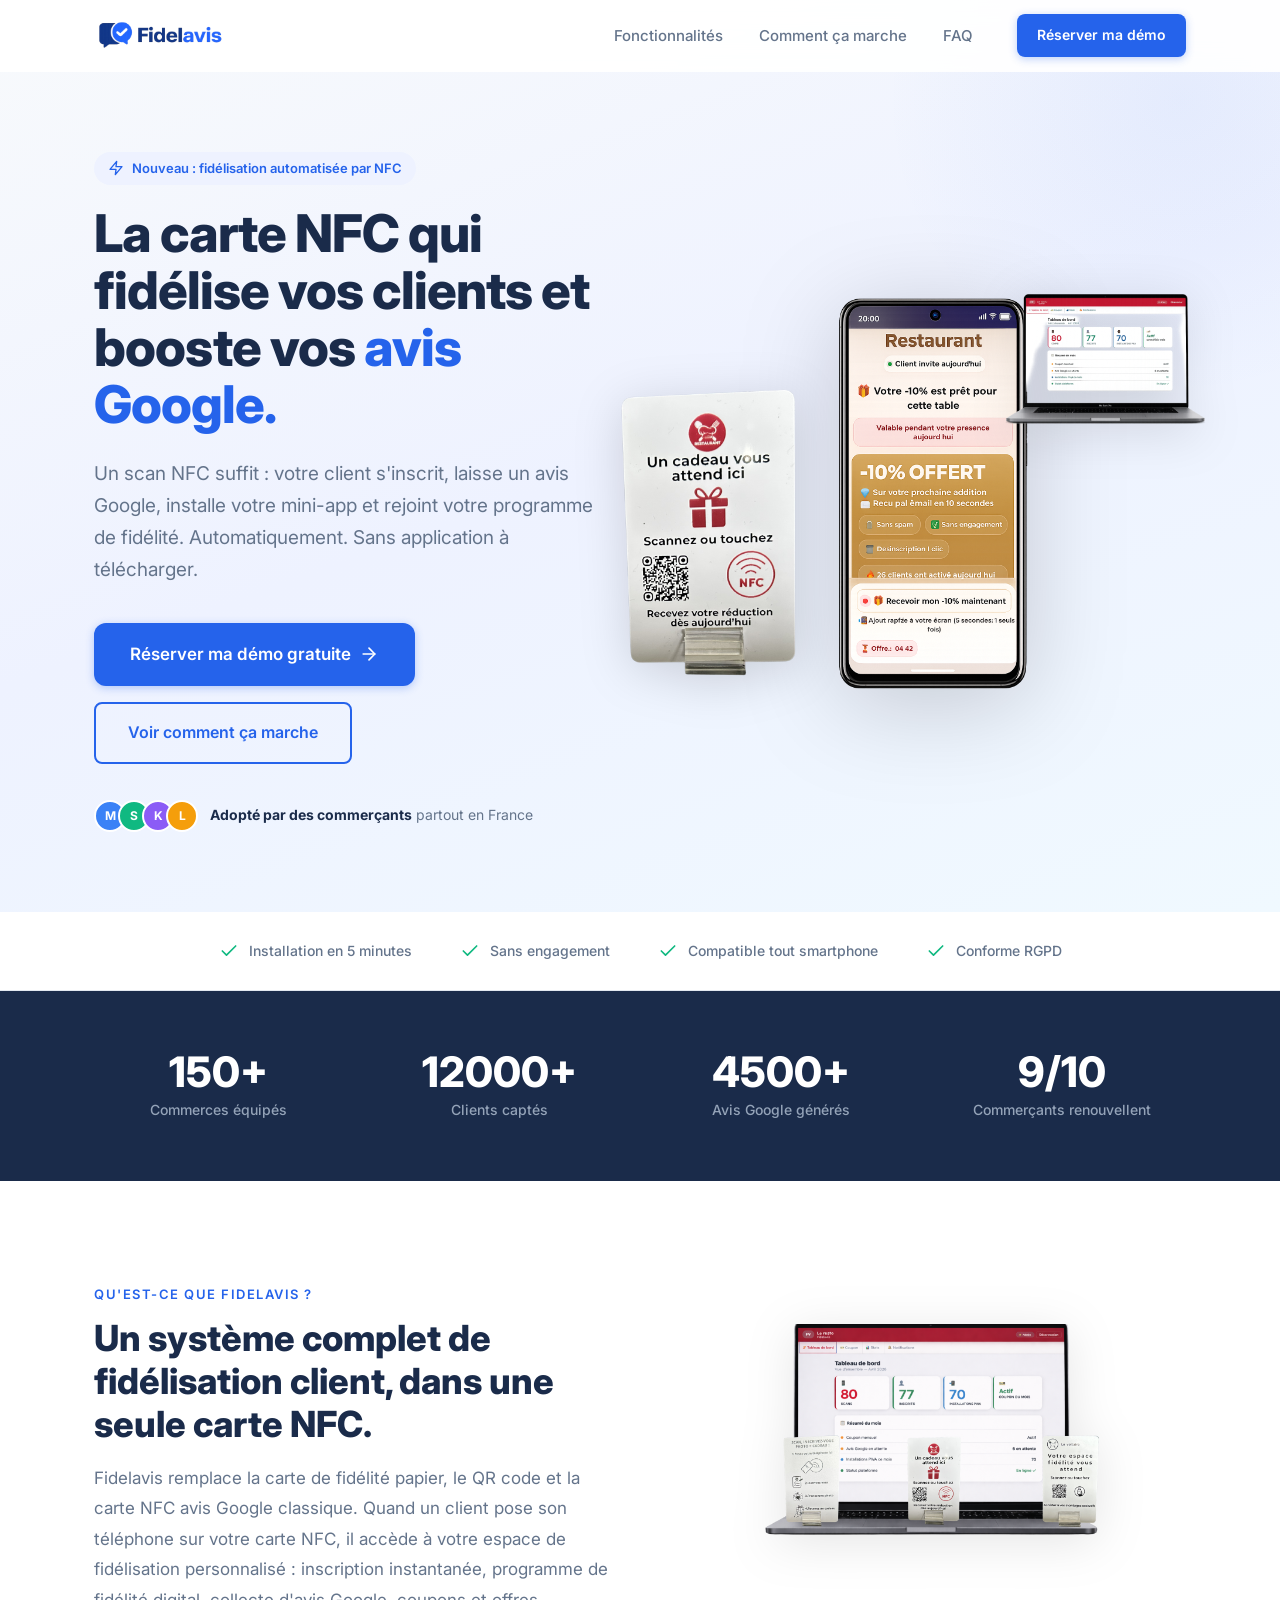
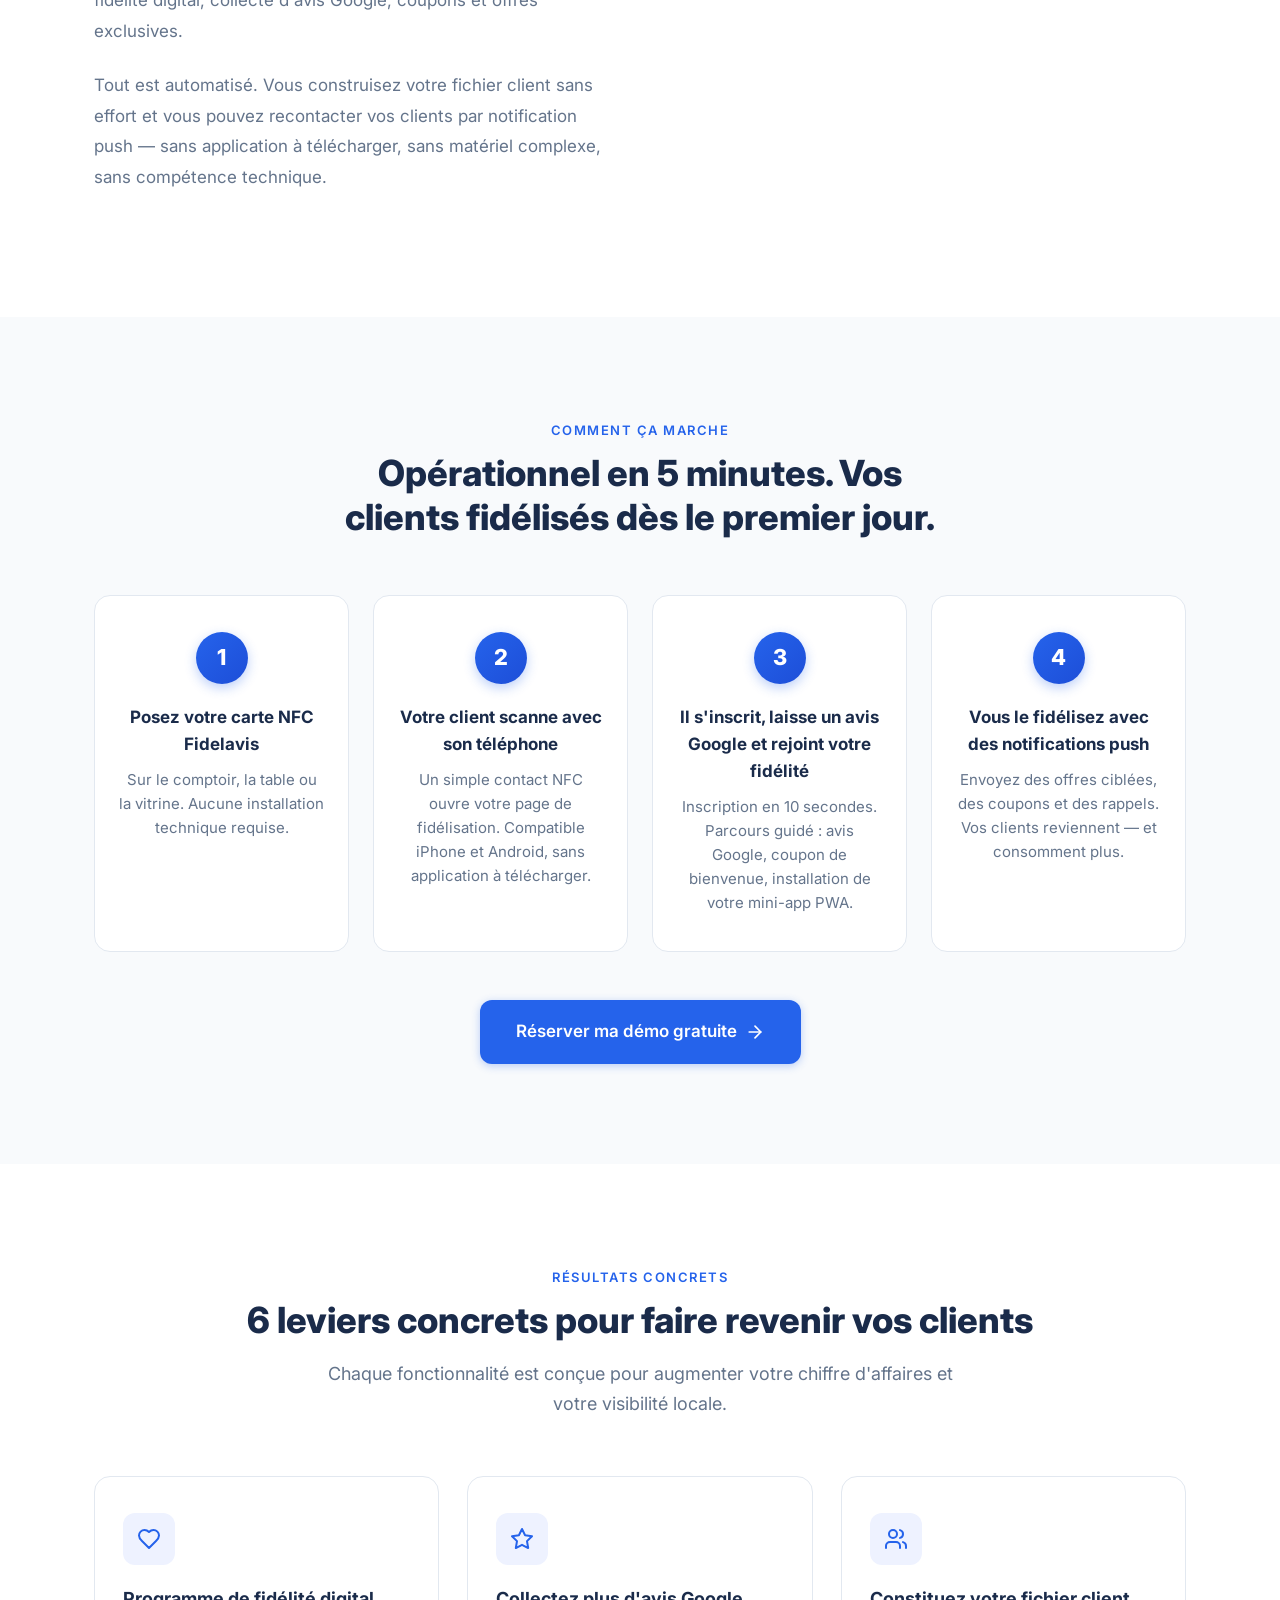
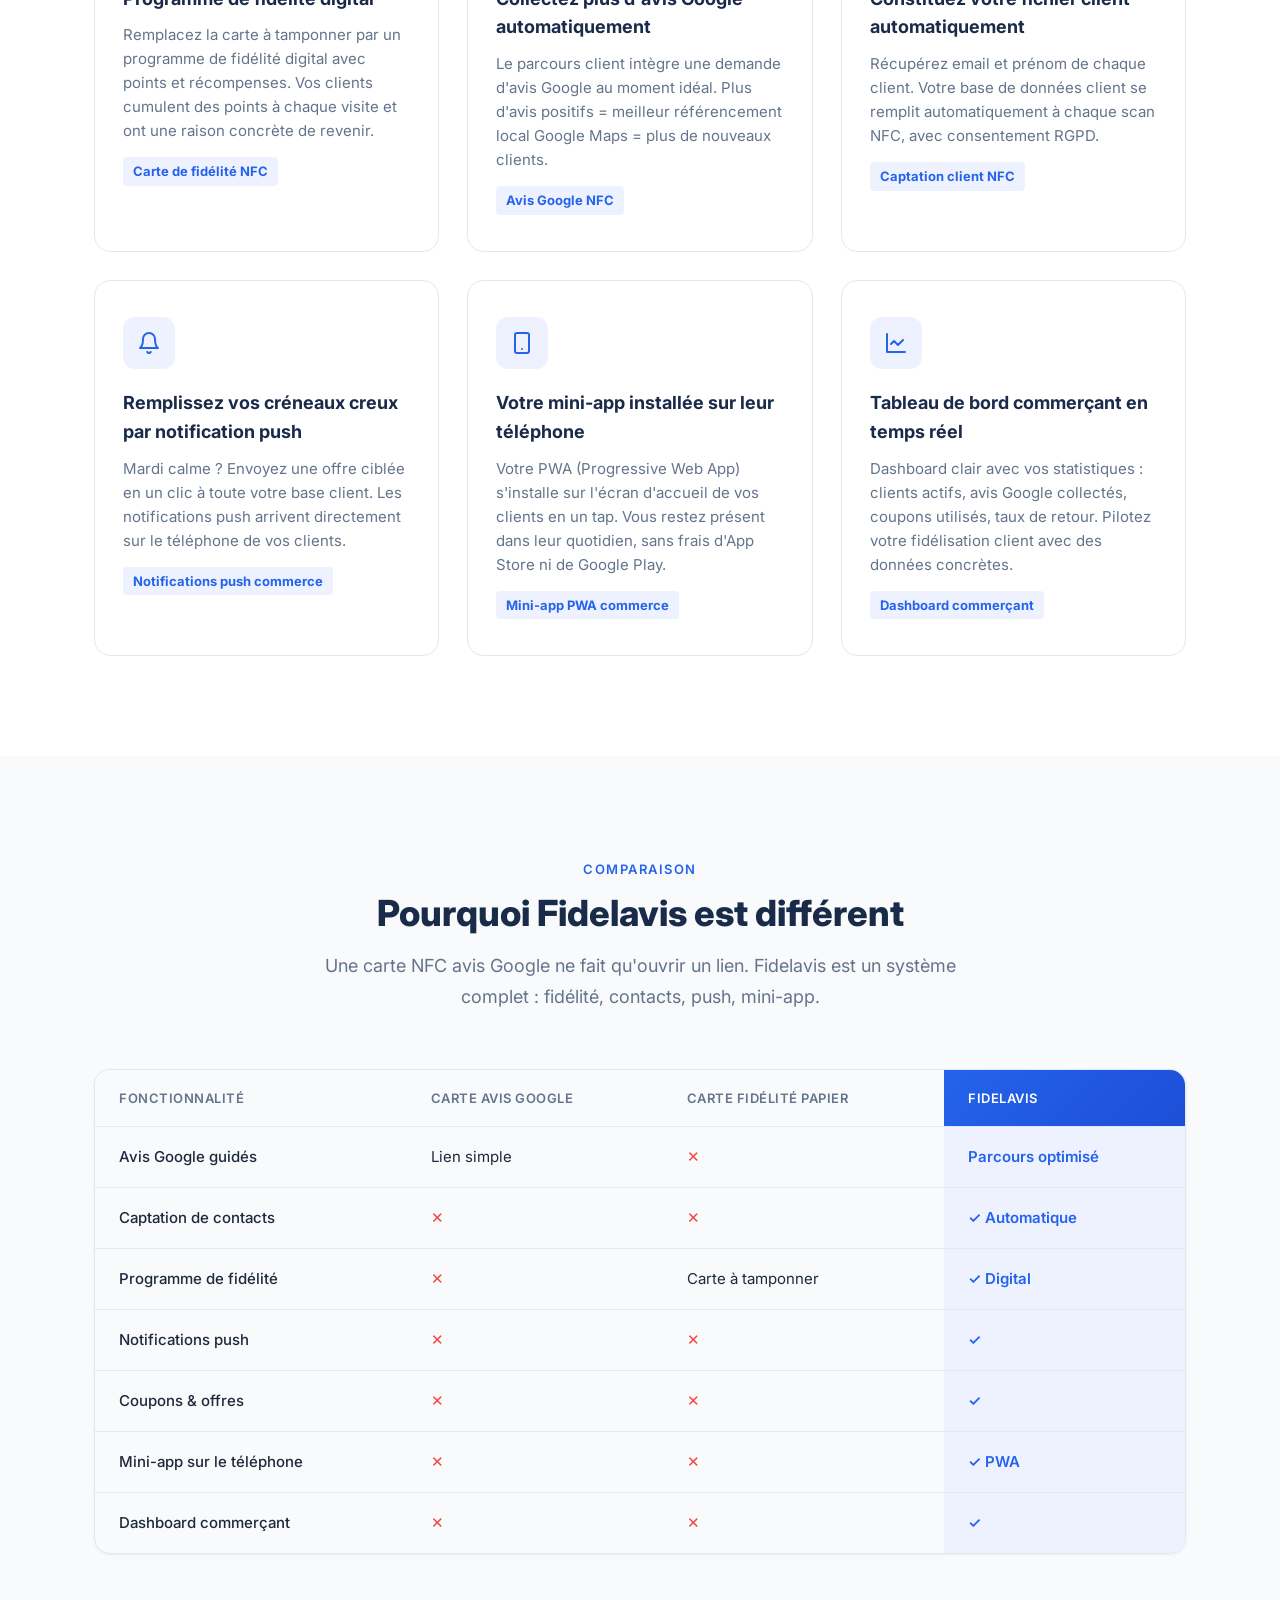
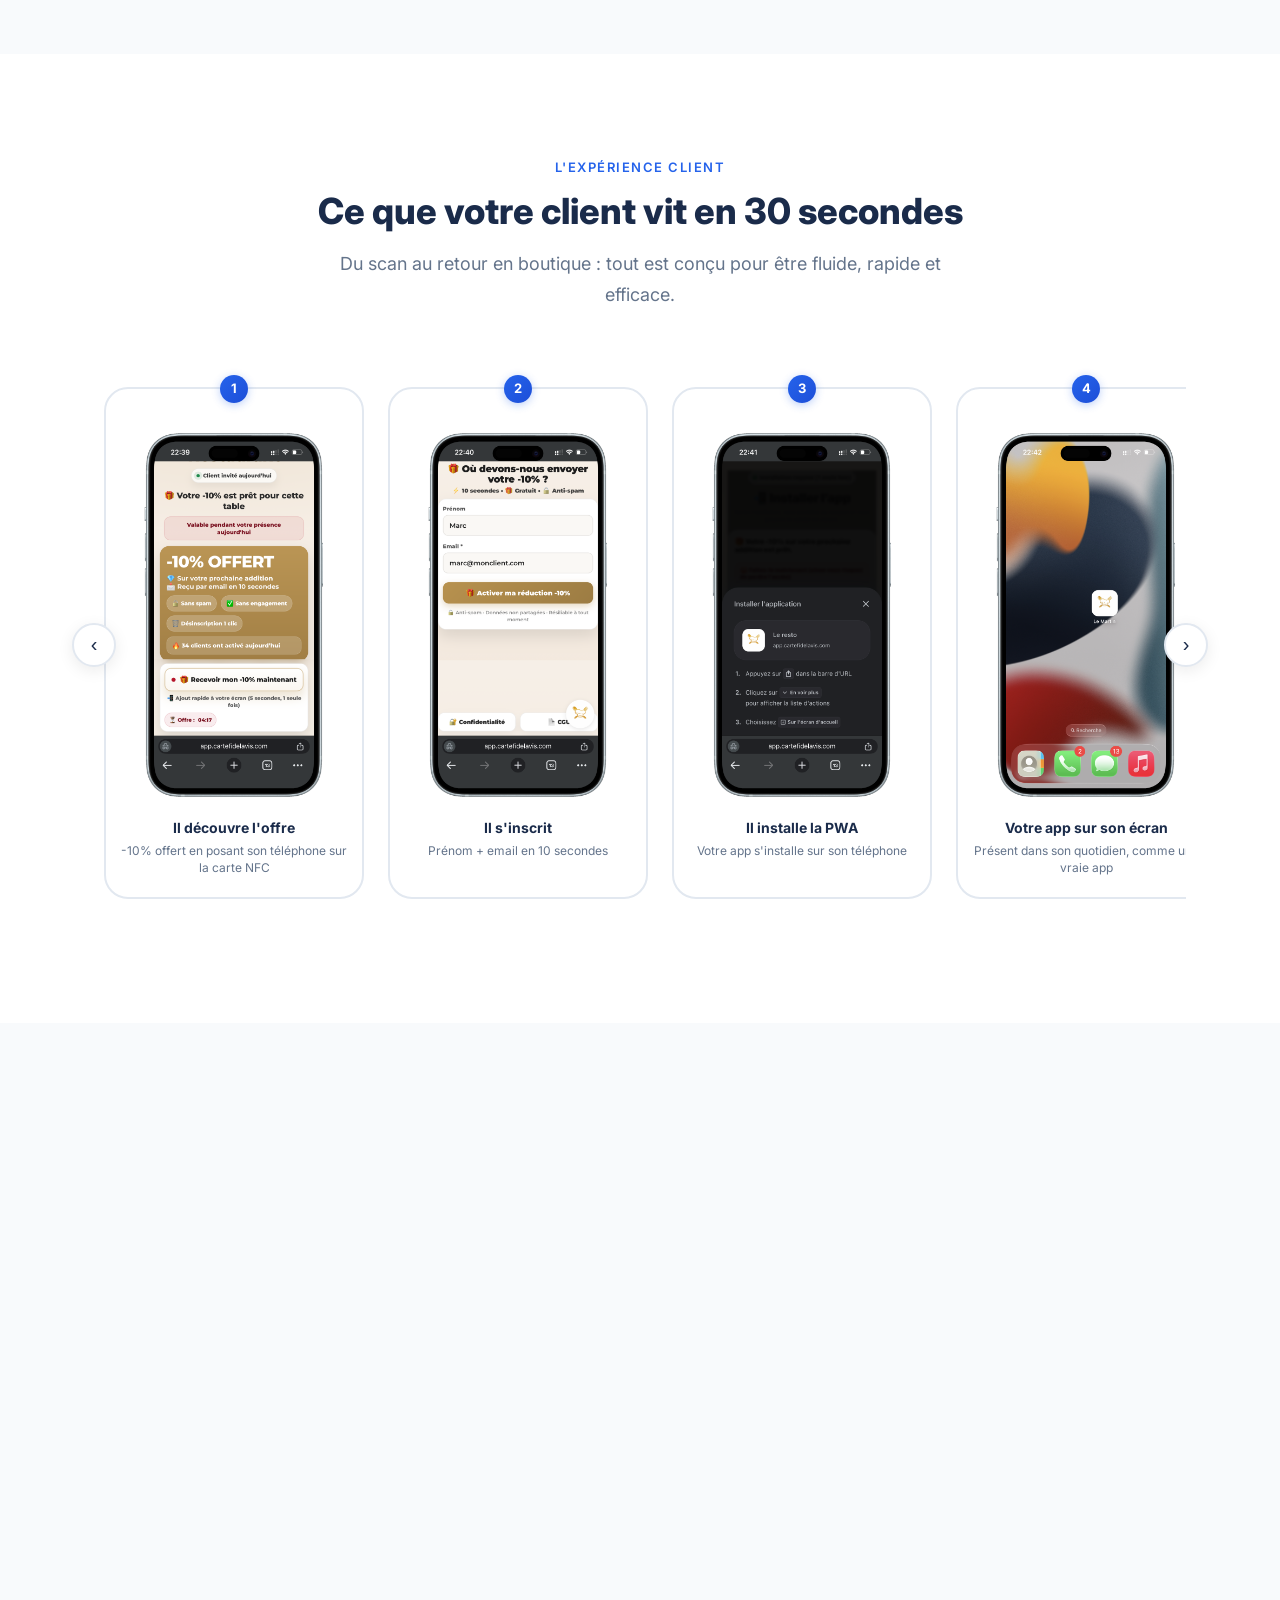
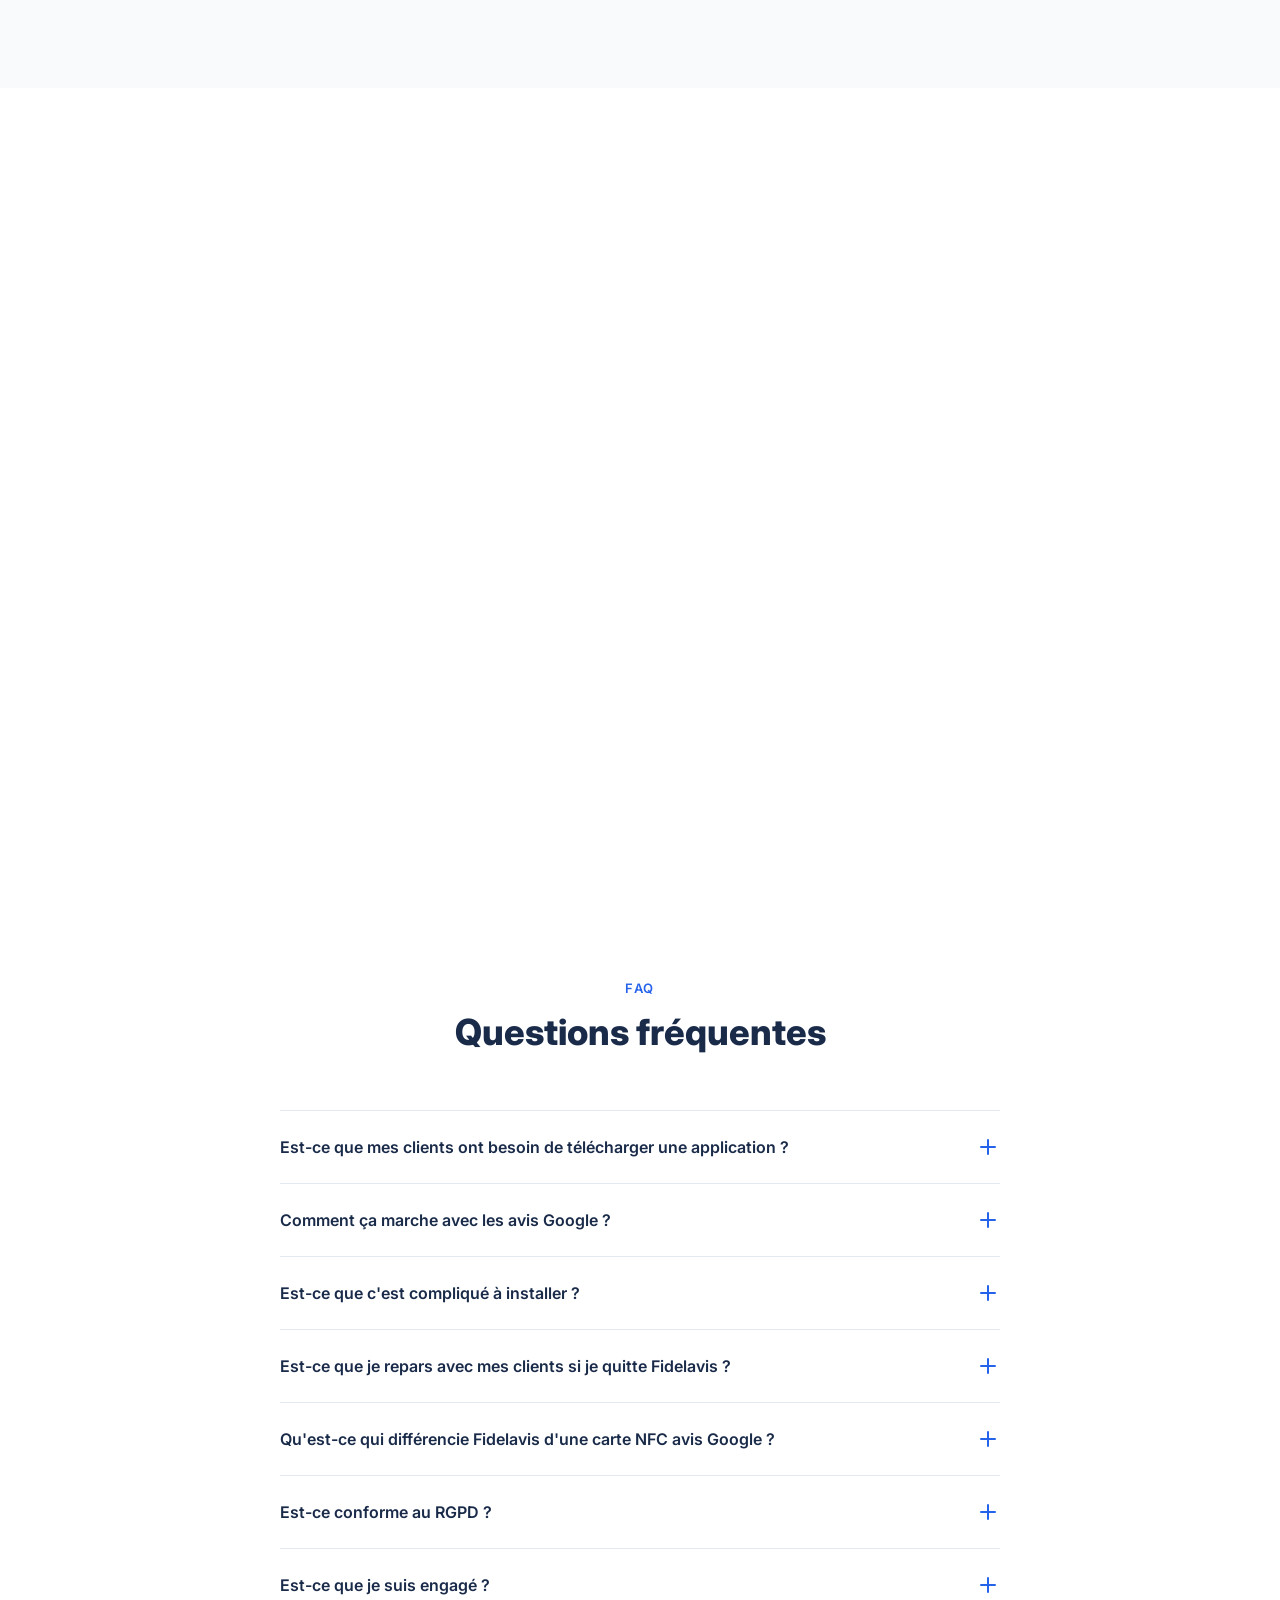
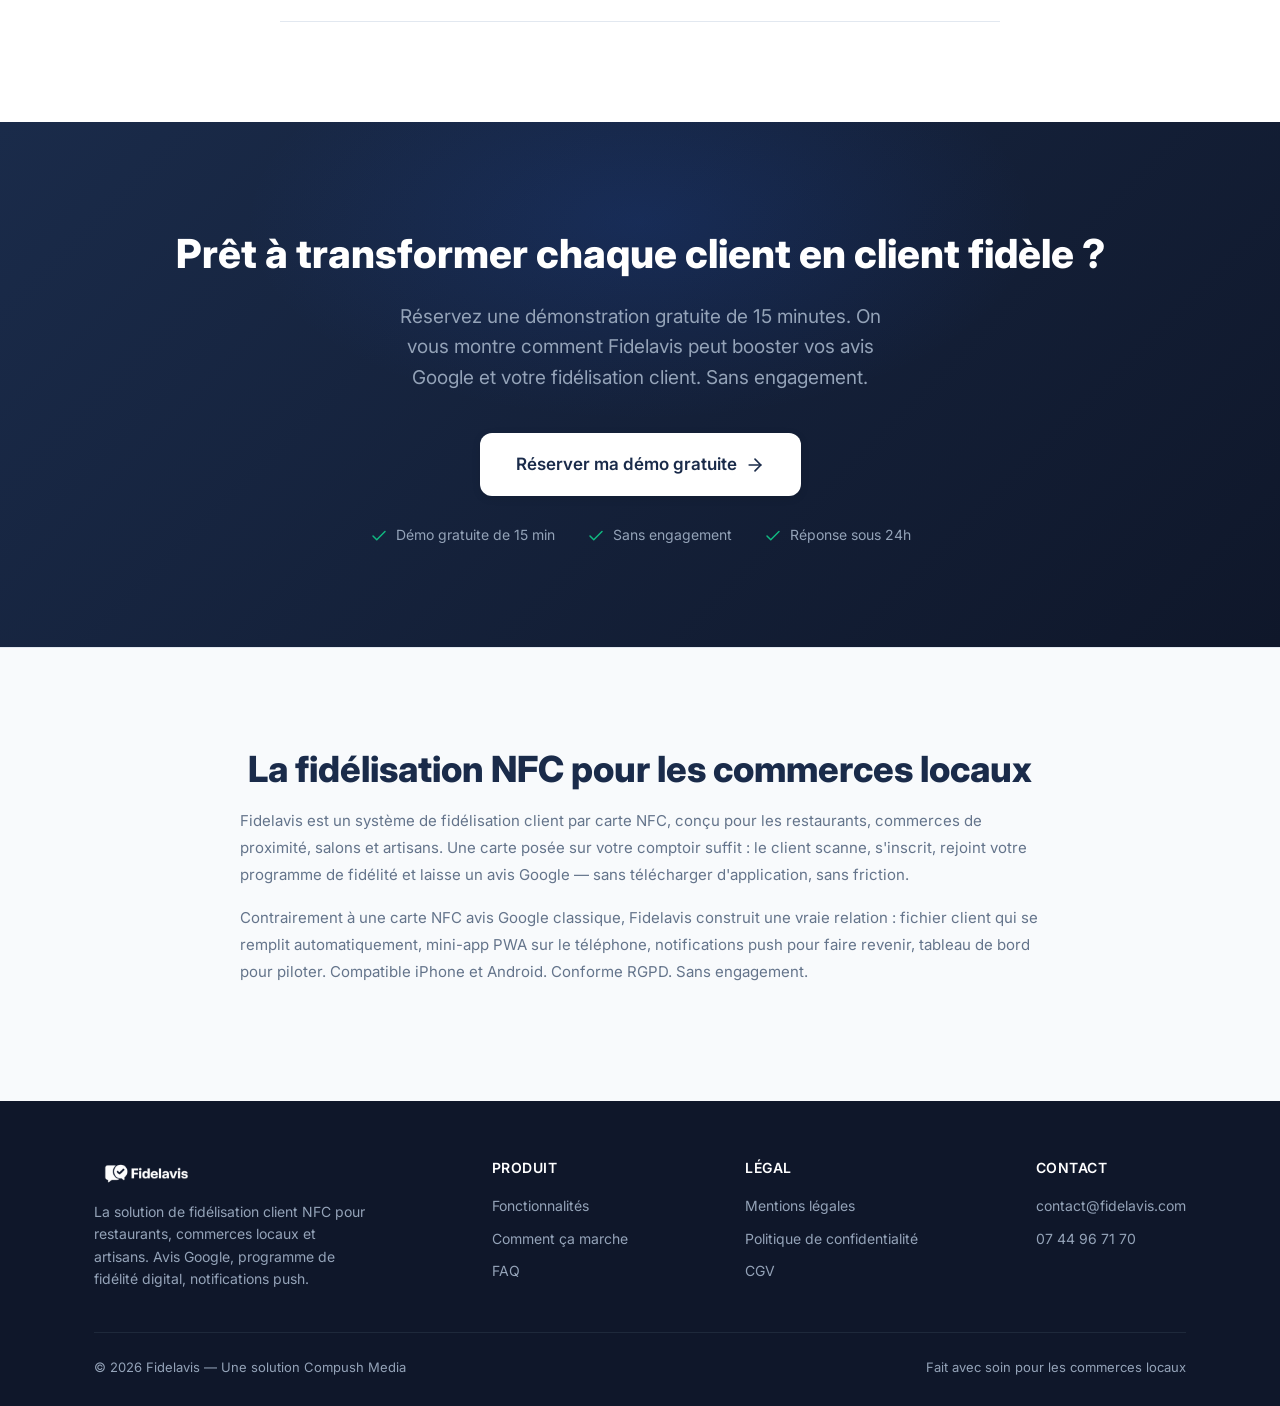
<file: index.html>
<!DOCTYPE html>
<html lang="fr">
<head>
  <meta charset="UTF-8">
  <meta name="viewport" content="width=device-width, initial-scale=1.0">
  <title>Fidelavis | Carte de fidélité NFC pour restaurants, commerces et avis Google</title>
  <meta name="description" content="Fidelavis : la carte NFC qui fidélise vos clients, collecte des avis Google et installe votre mini-app sur leur téléphone. Sans engagement. Démo gratuite.">
  <link rel="canonical" href="https://fidelavis.com/">
  <link rel="preconnect" href="https://fonts.googleapis.com">
  <link rel="preconnect" href="https://fonts.gstatic.com" crossorigin>
  <link href="https://fonts.googleapis.com/css2?family=Inter:wght@400;500;600;700;800&display=swap" rel="stylesheet">
  <link rel="stylesheet" href="css/styles.css">

  <!-- JSON-LD Structured Data -->
  <script type="application/ld+json">
  {
    "@context": "https://schema.org",
    "@graph": [
      {
        "@type": "Organization",
        "name": "Fidelavis",
        "legalName": "Compush Media",
        "url": "https://fidelavis.com",
        "logo": "https://fidelavis.com/img/LogodeFidelavis%20.png",
        "description": "Solution de fidélisation client NFC pour restaurants et commerces locaux",
        "email": "contact@fidelavis.com",
        "telephone": "+33744967170",
        "address": {
          "@type": "PostalAddress",
          "streetAddress": "61 Bd National",
          "addressLocality": "La Garenne-Colombes",
          "postalCode": "92250",
          "addressCountry": "FR"
        },
        "sameAs": []
      },
      {
        "@type": "WebSite",
        "name": "Fidelavis",
        "url": "https://fidelavis.com",
        "description": "Carte NFC de fidélisation client pour restaurants, commerces et avis Google"
      },
      {
        "@type": "Product",
        "name": "Fidelavis — Carte de fidélité NFC",
        "description": "Système complet de fidélisation client par carte NFC : programme de fidélité digital, collecte d'avis Google, notifications push, mini-app PWA, tableau de bord commerçant.",
        "brand": {
          "@type": "Brand",
          "name": "Fidelavis"
        },
        "offers": {
          "@type": "Offer",
          "name": "Fidelavis",
          "price": "79",
          "priceCurrency": "EUR",
          "priceSpecification": {
            "@type": "UnitPriceSpecification",
            "price": "79",
            "priceCurrency": "EUR",
            "billingDuration": "P1M"
          },
          "description": "10 cartes NFC, avis Google guidés, collecte contacts, fidélité digital, notifications push, coupons, mini-app PWA, emails automatisés 12 mois, réponses automatiques aux avis Google, dashboard. Essai de 30 jours sans limite de clients, sans frais d'installation, sans engagement.",
          "availability": "https://schema.org/InStock"
        }
      },
      {
        "@type": "FAQPage",
        "mainEntity": [
          {
            "@type": "Question",
            "name": "Est-ce que mes clients ont besoin de télécharger une application ?",
            "acceptedAnswer": {
              "@type": "Answer",
              "text": "Non, aucune application à télécharger. Fidelavis fonctionne via une PWA (Progressive Web App) qui s'ouvre directement dans le navigateur du client après un scan NFC. Compatible avec tous les smartphones iPhone et Android."
            }
          },
          {
            "@type": "Question",
            "name": "Comment ça marche avec les avis Google ?",
            "acceptedAnswer": {
              "@type": "Answer",
              "text": "Après son inscription via la carte NFC, le client est guidé vers votre fiche Google pour laisser un avis. Le parcours est optimisé pour maximiser le taux de conversion : jusqu'à 3 fois plus d'avis Google positifs."
            }
          },
          {
            "@type": "Question",
            "name": "Est-ce que c'est compliqué à installer ?",
            "acceptedAnswer": {
              "@type": "Answer",
              "text": "Pas du tout. Vous recevez votre carte NFC Fidelavis entièrement préconfigurée. Vous la posez sur votre comptoir. C'est prêt en 5 minutes, aucune compétence technique requise."
            }
          },
          {
            "@type": "Question",
            "name": "Est-ce que je repars avec mes clients si je quitte Fidelavis ?",
            "acceptedAnswer": {
              "@type": "Answer",
              "text": "Oui, vos données clients vous appartiennent intégralement. Si vous décidez de quitter Fidelavis, vous exportez l'intégralité de votre base de données clients. Aucune dépendance."
            }
          },
          {
            "@type": "Question",
            "name": "Qu'est-ce qui différencie Fidelavis d'une carte NFC avis Google ?",
            "acceptedAnswer": {
              "@type": "Answer",
              "text": "Une carte NFC avis Google classique ne fait qu'ouvrir un lien. Fidelavis capte le contact du client, l'inscrit à votre programme de fidélité digital, installe votre mini-app sur son téléphone et vous permet de le recontacter par notification push."
            }
          },
          {
            "@type": "Question",
            "name": "Est-ce conforme au RGPD ?",
            "acceptedAnswer": {
              "@type": "Answer",
              "text": "Oui, Fidelavis est 100 % conforme au RGPD. Toutes les données clients sont collectées avec consentement explicite, stockées en France sur des serveurs sécurisés et chiffrées."
            }
          },
          {
            "@type": "Question",
            "name": "Est-ce que je suis engagé ?",
            "acceptedAnswer": {
              "@type": "Answer",
              "text": "Non, Fidelavis fonctionne sans aucun engagement. Vous pouvez résilier à tout moment par simple email et vous conservez l'intégralité de votre base de données clients."
            }
          }
        ]
      }
    ]
  }
  </script>
</head>
<body>

  <!-- ======================== NAVIGATION ======================== -->
  <nav class="nav">
    <div class="container nav__inner">
      <a href="#" class="nav__logo"><img src="img/LogodeFidelavis .png" alt="Fidelavis" class="nav__logo-img"></a>
      <ul class="nav__links">
        <li><a href="#fonctionnalites" class="nav__link">Fonctionnalités</a></li>
        <li><a href="#comment-ca-marche" class="nav__link">Comment ça marche</a></li>
        
        <li><a href="#faq" class="nav__link">FAQ</a></li>
        <li class="nav__cta"><a href="#" data-open-demo class="btn btn--primary btn--sm">Réserver ma démo</a></li>
      </ul>
      <button class="nav__burger" aria-label="Menu">
        <span></span><span></span><span></span>
      </button>
    </div>
  </nav>

  <!-- ======================== HERO ======================== -->
  <section class="hero">
    <div class="container hero__inner">
      <div class="hero__content">
        <div class="hero__badge reveal">
          <svg xmlns="http://www.w3.org/2000/svg" width="16" height="16" viewBox="0 0 24 24" fill="none" stroke="currentColor" stroke-width="2" stroke-linecap="round" stroke-linejoin="round"><path d="M13 2 3 14h9l-1 8 10-12h-9l1-8z"/></svg>
          Nouveau : fidélisation automatisée par NFC
        </div>
        <h1 class="hero__title reveal">La carte NFC qui fidélise vos clients et booste vos <span>avis Google.</span></h1>
        <p class="hero__subtitle reveal">Un scan NFC suffit : votre client s'inscrit, laisse un avis Google, installe votre mini-app et rejoint votre programme de fidélité. Automatiquement. Sans application à télécharger.</p>
        <div class="hero__ctas reveal">
          <a href="#" data-open-demo class="btn btn--primary btn--lg">Réserver ma démo gratuite <svg xmlns="http://www.w3.org/2000/svg" width="20" height="20" viewBox="0 0 24 24" fill="none" stroke="currentColor" stroke-width="2" stroke-linecap="round" stroke-linejoin="round"><path d="M5 12h14"/><path d="m12 5 7 7-7 7"/></svg></a>
          <a href="#comment-ca-marche" class="btn btn--secondary">Voir comment ça marche</a>
        </div>
        <div class="hero__proof reveal">
          <div class="hero__proof-avatars">
            <div class="hero__proof-avatar hero__proof-avatar--blue">M</div>
            <div class="hero__proof-avatar hero__proof-avatar--green">S</div>
            <div class="hero__proof-avatar hero__proof-avatar--purple">K</div>
            <div class="hero__proof-avatar hero__proof-avatar--orange">L</div>
          </div>
          <div class="hero__proof-text"><strong>Adopté par des commerçants</strong> partout en France</div>
        </div>
      </div>
      <div class="hero__visual">
        <!-- Phone mockup with real screenshot -->
        <div class="hero__phone reveal">
          <img src="img/1etapefidelavis.png" alt="Application de fidélisation Fidelavis — Offre de bienvenue -10% sur smartphone" class="hero__phone-img">
        </div>
        <!-- Floating NFC Card — real photo -->
        <div class="hero__nfc-card">
          <img src="img/cartecarte.png" alt="Carte NFC Fidelavis pour fidélisation client restaurant et commerce" class="hero__nfc-card-img">
        </div>
        <!-- Floating Dashboard — real screenshot -->
        <div class="hero__dashboard-card">
          <img src="img/Tableaudebord.png" alt="Tableau de bord commerçant Fidelavis — statistiques fidélisation et avis Google" class="hero__dashboard-card-img">
        </div>
      </div>
    </div>
  </section>

  <!-- ======================== TRUST BAR ======================== -->
  <section class="trust-bar">
    <div class="container trust-bar__inner">
      <div class="trust-bar__item">
        <svg class="trust-bar__icon" xmlns="http://www.w3.org/2000/svg" width="20" height="20" viewBox="0 0 24 24" fill="none" stroke="currentColor" stroke-width="2" stroke-linecap="round" stroke-linejoin="round"><polyline points="20 6 9 17 4 12"/></svg>
        Installation en 5 minutes
      </div>
      <div class="trust-bar__item">
        <svg class="trust-bar__icon" xmlns="http://www.w3.org/2000/svg" width="20" height="20" viewBox="0 0 24 24" fill="none" stroke="currentColor" stroke-width="2" stroke-linecap="round" stroke-linejoin="round"><polyline points="20 6 9 17 4 12"/></svg>
        Sans engagement
      </div>
      <div class="trust-bar__item">
        <svg class="trust-bar__icon" xmlns="http://www.w3.org/2000/svg" width="20" height="20" viewBox="0 0 24 24" fill="none" stroke="currentColor" stroke-width="2" stroke-linecap="round" stroke-linejoin="round"><polyline points="20 6 9 17 4 12"/></svg>
        Compatible tout smartphone
      </div>
      <div class="trust-bar__item">
        <svg class="trust-bar__icon" xmlns="http://www.w3.org/2000/svg" width="20" height="20" viewBox="0 0 24 24" fill="none" stroke="currentColor" stroke-width="2" stroke-linecap="round" stroke-linejoin="round"><polyline points="20 6 9 17 4 12"/></svg>
        Conforme RGPD
      </div>
    </div>
  </section>

  <!-- ======================== STATS BAR ======================== -->
  <section class="stats-bar">
    <div class="container stats-bar__inner">
      <div class="stat reveal">
        <div class="stat__number" data-target="150" data-suffix="+">0</div>
        <div class="stat__label">Commerces équipés</div>
      </div>
      <div class="stat reveal reveal-delay-1">
        <div class="stat__number" data-target="12000" data-suffix="+">0</div>
        <div class="stat__label">Clients captés</div>
      </div>
      <div class="stat reveal reveal-delay-2">
        <div class="stat__number" data-target="4500" data-suffix="+">0</div>
        <div class="stat__label">Avis Google générés</div>
      </div>
      <div class="stat reveal reveal-delay-3">
        <div class="stat__number" data-target="9" data-suffix="/10">0</div>
        <div class="stat__label">Commerçants renouvellent</div>
      </div>
    </div>
  </section>

  <!-- ======================== WHAT IS FIDELAVIS ======================== -->
  <section id="fonctionnalites" class="section">
    <div class="container what-is__inner">
      <div class="what-is__text reveal">
        <span class="section-label">Qu'est-ce que Fidelavis ?</span>
        <h2 class="section-title">Un système complet de fidélisation client, dans une seule carte NFC.</h2>
        <p>Fidelavis remplace la carte de fidélité papier, le QR code et la carte NFC avis Google classique. Quand un client pose son téléphone sur votre carte NFC, il accède à votre espace de fidélisation personnalisé : inscription instantanée, programme de fidélité digital, collecte d'avis Google, coupons et offres exclusives.</p>
        <p>Tout est automatisé. Vous construisez votre fichier client sans effort et vous pouvez recontacter vos clients par notification push — sans application à télécharger, sans matériel complexe, sans compétence technique.</p>
      </div>
      <div class="what-is__visual reveal">
        <img src="img/admin3fidelavis.png" alt="Interface Fidelavis — tableau de bord commerçant et parcours de fidélisation client NFC" class="what-is__img what-is__img--admin">
      </div>
    </div>
  </section>

  <!-- ======================== HOW IT WORKS ======================== -->
  <section id="comment-ca-marche" class="section section--alt">
    <div class="container text-center">
      <span class="section-label reveal">Comment ça marche</span>
      <h2 class="section-title mx-auto reveal" style="max-width:600px">Opérationnel en 5 minutes. Vos clients fidélisés dès le premier jour.</h2>
      <div class="steps__grid">
        <div class="step reveal">
          <div class="step__number">1</div>
          <h3 class="step__title">Posez votre carte NFC Fidelavis</h3>
          <p class="step__desc">Sur le comptoir, la table ou la vitrine. Aucune installation technique requise.</p>
        </div>
        <div class="step reveal reveal-delay-1">
          <div class="step__number">2</div>
          <h3 class="step__title">Votre client scanne avec son téléphone</h3>
          <p class="step__desc">Un simple contact NFC ouvre votre page de fidélisation. Compatible iPhone et Android, sans application à télécharger.</p>
        </div>
        <div class="step reveal reveal-delay-2">
          <div class="step__number">3</div>
          <h3 class="step__title">Il s'inscrit, laisse un avis Google et rejoint votre fidélité</h3>
          <p class="step__desc">Inscription en 10 secondes. Parcours guidé : avis Google, coupon de bienvenue, installation de votre mini-app PWA.</p>
        </div>
        <div class="step reveal reveal-delay-3">
          <div class="step__number">4</div>
          <h3 class="step__title">Vous le fidélisez avec des notifications push</h3>
          <p class="step__desc">Envoyez des offres ciblées, des coupons et des rappels. Vos clients reviennent — et consomment plus.</p>
        </div>
      </div>
      <div style="margin-top:48px" class="reveal">
        <a href="#" data-open-demo class="btn btn--primary btn--lg">Réserver ma démo gratuite <svg xmlns="http://www.w3.org/2000/svg" width="20" height="20" viewBox="0 0 24 24" fill="none" stroke="currentColor" stroke-width="2" stroke-linecap="round" stroke-linejoin="round"><path d="M5 12h14"/><path d="m12 5 7 7-7 7"/></svg></a>
      </div>
    </div>
  </section>

  <!-- ======================== BENEFITS ======================== -->
  <section class="section">
    <div class="container text-center">
      <span class="section-label reveal">Résultats concrets</span>
      <h2 class="section-title reveal">6 leviers concrets pour faire revenir vos clients</h2>
      <p class="section-subtitle mx-auto reveal">Chaque fonctionnalité est conçue pour augmenter votre chiffre d'affaires et votre visibilité locale.</p>
      <div class="benefits__grid" style="text-align:left">
        <div class="benefit reveal">
          <div class="benefit__icon">
            <svg xmlns="http://www.w3.org/2000/svg" width="24" height="24" viewBox="0 0 24 24" fill="none" stroke="currentColor" stroke-width="2" stroke-linecap="round" stroke-linejoin="round"><path d="M19 14c1.49-1.46 3-3.21 3-5.5A5.5 5.5 0 0 0 16.5 3c-1.76 0-3 .5-4.5 2-1.5-1.5-2.74-2-4.5-2A5.5 5.5 0 0 0 2 8.5c0 2.3 1.5 4.05 3 5.5l7 7Z"/></svg>
          </div>
          <h3 class="benefit__title">Programme de fidélité digital</h3>
          <p class="benefit__desc">Remplacez la carte à tamponner par un programme de fidélité digital avec points et récompenses. Vos clients cumulent des points à chaque visite et ont une raison concrète de revenir.</p>
          <span class="benefit__highlight">Carte de fidélité NFC</span>
        </div>
        <div class="benefit reveal reveal-delay-1">
          <div class="benefit__icon">
            <svg xmlns="http://www.w3.org/2000/svg" width="24" height="24" viewBox="0 0 24 24" fill="none" stroke="currentColor" stroke-width="2" stroke-linecap="round" stroke-linejoin="round"><polygon points="12 2 15.09 8.26 22 9.27 17 14.14 18.18 21.02 12 17.77 5.82 21.02 7 14.14 2 9.27 8.91 8.26 12 2"/></svg>
          </div>
          <h3 class="benefit__title">Collectez plus d'avis Google automatiquement</h3>
          <p class="benefit__desc">Le parcours client intègre une demande d'avis Google au moment idéal. Plus d'avis positifs = meilleur référencement local Google Maps = plus de nouveaux clients.</p>
          <span class="benefit__highlight">Avis Google NFC</span>
        </div>
        <div class="benefit reveal reveal-delay-2">
          <div class="benefit__icon">
            <svg xmlns="http://www.w3.org/2000/svg" width="24" height="24" viewBox="0 0 24 24" fill="none" stroke="currentColor" stroke-width="2" stroke-linecap="round" stroke-linejoin="round"><path d="M16 21v-2a4 4 0 0 0-4-4H6a4 4 0 0 0-4 4v2"/><circle cx="9" cy="7" r="4"/><path d="M22 21v-2a4 4 0 0 0-3-3.87"/><path d="M16 3.13a4 4 0 0 1 0 7.75"/></svg>
          </div>
          <h3 class="benefit__title">Constituez votre fichier client automatiquement</h3>
          <p class="benefit__desc">Récupérez email et prénom de chaque client. Votre base de données client se remplit automatiquement à chaque scan NFC, avec consentement RGPD.</p>
          <span class="benefit__highlight">Captation client NFC</span>
        </div>
        <div class="benefit reveal">
          <div class="benefit__icon">
            <svg xmlns="http://www.w3.org/2000/svg" width="24" height="24" viewBox="0 0 24 24" fill="none" stroke="currentColor" stroke-width="2" stroke-linecap="round" stroke-linejoin="round"><path d="M6 8a6 6 0 0 1 12 0c0 7 3 9 3 9H3s3-2 3-9"/><path d="M10.3 21a1.94 1.94 0 0 0 3.4 0"/></svg>
          </div>
          <h3 class="benefit__title">Remplissez vos créneaux creux par notification push</h3>
          <p class="benefit__desc">Mardi calme ? Envoyez une offre ciblée en un clic à toute votre base client. Les notifications push arrivent directement sur le téléphone de vos clients.</p>
          <span class="benefit__highlight">Notifications push commerce</span>
        </div>
        <div class="benefit reveal reveal-delay-1">
          <div class="benefit__icon">
            <svg xmlns="http://www.w3.org/2000/svg" width="24" height="24" viewBox="0 0 24 24" fill="none" stroke="currentColor" stroke-width="2" stroke-linecap="round" stroke-linejoin="round"><rect width="14" height="20" x="5" y="2" rx="2" ry="2"/><path d="M12 18h.01"/></svg>
          </div>
          <h3 class="benefit__title">Votre mini-app installée sur leur téléphone</h3>
          <p class="benefit__desc">Votre PWA (Progressive Web App) s'installe sur l'écran d'accueil de vos clients en un tap. Vous restez présent dans leur quotidien, sans frais d'App Store ni de Google Play.</p>
          <span class="benefit__highlight">Mini-app PWA commerce</span>
        </div>
        <div class="benefit reveal reveal-delay-2">
          <div class="benefit__icon">
            <svg xmlns="http://www.w3.org/2000/svg" width="24" height="24" viewBox="0 0 24 24" fill="none" stroke="currentColor" stroke-width="2" stroke-linecap="round" stroke-linejoin="round"><path d="M3 3v18h18"/><path d="m19 9-5 5-4-4-3 3"/></svg>
          </div>
          <h3 class="benefit__title">Tableau de bord commerçant en temps réel</h3>
          <p class="benefit__desc">Dashboard clair avec vos statistiques : clients actifs, avis Google collectés, coupons utilisés, taux de retour. Pilotez votre fidélisation client avec des données concrètes.</p>
          <span class="benefit__highlight">Dashboard commerçant</span>
        </div>
      </div>
    </div>
  </section>

  <!-- ======================== COMPARISON ======================== -->
  <section class="section section--alt">
    <div class="container text-center">
      <span class="section-label reveal">Comparaison</span>
      <h2 class="section-title reveal">Pourquoi Fidelavis est différent</h2>
      <p class="section-subtitle mx-auto reveal">Une carte NFC avis Google ne fait qu'ouvrir un lien. Fidelavis est un système complet : fidélité, contacts, push, mini-app.</p>
      <div class="comparison__table-wrap reveal">
        <table class="comparison__table">
          <thead>
            <tr>
              <th>Fonctionnalité</th>
              <th>Carte avis Google</th>
              <th>Carte fidélité papier</th>
              <th>Fidelavis</th>
            </tr>
          </thead>
          <tbody>
            <tr><td>Avis Google guidés</td><td>Lien simple</td><td class="cross">&#10005;</td><td class="check">Parcours optimisé</td></tr>
            <tr><td>Captation de contacts</td><td class="cross">&#10005;</td><td class="cross">&#10005;</td><td class="check">&#10003; Automatique</td></tr>
            <tr><td>Programme de fidélité</td><td class="cross">&#10005;</td><td>Carte à tamponner</td><td class="check">&#10003; Digital</td></tr>
            <tr><td>Notifications push</td><td class="cross">&#10005;</td><td class="cross">&#10005;</td><td class="check">&#10003;</td></tr>
            <tr><td>Coupons & offres</td><td class="cross">&#10005;</td><td class="cross">&#10005;</td><td class="check">&#10003;</td></tr>
            <tr><td>Mini-app sur le téléphone</td><td class="cross">&#10005;</td><td class="cross">&#10005;</td><td class="check">&#10003; PWA</td></tr>
            <tr><td>Dashboard commerçant</td><td class="cross">&#10005;</td><td class="cross">&#10005;</td><td class="check">&#10003;</td></tr>
          </tbody>
        </table>
      </div>
    </div>
  </section>

  <!-- ======================== CLIENT JOURNEY ======================== -->
  <section class="section">
    <div class="container text-center">
      <span class="section-label reveal">L'expérience client</span>
      <h2 class="section-title reveal">Ce que votre client vit en 30 secondes</h2>
      <p class="section-subtitle mx-auto reveal">Du scan au retour en boutique : tout est conçu pour être fluide, rapide et efficace.</p>
      <div class="demo__carousel">
        <button class="demo__arrow demo__arrow--left" aria-label="Précédent">&#8249;</button>
        <button class="demo__arrow demo__arrow--right" aria-label="Suivant">&#8250;</button>
      <div class="demo__screens">
        <div class="demo__screen demo__screen--img reveal">
          <span class="demo__screen-number">1</span>
          <img src="img/1.png" alt="Étape 1 fidélisation NFC — Offre de bienvenue -10% sur téléphone client" class="demo__screen-img">
          <h4 class="demo__screen-title">Il découvre l'offre</h4>
          <p class="demo__screen-desc">-10% offert en posant son téléphone sur la carte NFC</p>
        </div>
        <div class="demo__screen demo__screen--img reveal reveal-delay-1">
          <span class="demo__screen-number">2</span>
          <img src="img/2.png" alt="Étape 2 — Inscription client email et prénom en 10 secondes" class="demo__screen-img">
          <h4 class="demo__screen-title">Il s'inscrit</h4>
          <p class="demo__screen-desc">Prénom + email en 10 secondes</p>
        </div>
        <div class="demo__screen demo__screen--img reveal reveal-delay-2">
          <span class="demo__screen-number">3</span>
          <img src="img/3.png" alt="Étape 3 — Installation mini-app PWA Fidelavis sur smartphone" class="demo__screen-img">
          <h4 class="demo__screen-title">Il installe la PWA</h4>
          <p class="demo__screen-desc">Votre app s'installe sur son téléphone</p>
        </div>
        <div class="demo__screen demo__screen--img reveal reveal-delay-3">
          <span class="demo__screen-number">4</span>
          <img src="img/4.png" alt="Étape 4 — Mini-app Fidelavis installée sur écran d'accueil du client" class="demo__screen-img">
          <h4 class="demo__screen-title">Votre app sur son écran</h4>
          <p class="demo__screen-desc">Présent dans son quotidien, comme une vraie app</p>
        </div>
        <div class="demo__screen demo__screen--img reveal reveal-delay-4">
          <span class="demo__screen-number">5</span>
          <img src="img/5.png" alt="Étape 5 — Coupon de fidélité du mois avec code PIN en caisse" class="demo__screen-img">
          <h4 class="demo__screen-title">Il utilise son coupon</h4>
          <p class="demo__screen-desc">Coupon du mois avec code PIN en caisse</p>
        </div>
        <div class="demo__screen demo__screen--img reveal reveal-delay-5">
          <span class="demo__screen-number">6</span>
          <img src="img/7.png" alt="Étape 6 — Tableau de bord commerçant Fidelavis" class="demo__screen-img">
          <h4 class="demo__screen-title">Vous pilotez tout</h4>
          <p class="demo__screen-desc">Dashboard commerçant en temps réel</p>
        </div>
        <div class="demo__screen demo__screen--img reveal reveal-delay-6">
          <span class="demo__screen-number">7</span>
          <img src="img/6.png" alt="Étape 7 — Notification push envoyée au client pour le faire revenir" class="demo__screen-img">
          <h4 class="demo__screen-title">Il reçoit vos offres</h4>
          <p class="demo__screen-desc">Notification push pour le faire revenir</p>
        </div>
        <div class="demo__screen demo__screen--img reveal reveal-delay-6">
          <span class="demo__screen-number">8</span>
          <img src="img/8.png" alt="Étape 8 — Client redirigé vers avis Google en 1 clic" class="demo__screen-img">
          <h4 class="demo__screen-title">Il laisse un avis</h4>
          <p class="demo__screen-desc">Redirection Google en 1 clic</p>
        </div>
      </div>
      </div>
    </div>
  </section>

  <!-- ======================== USE CASES ======================== -->
  <section class="section section--alt">
    <div class="container text-center">
      <span class="section-label reveal">Cas d'usage</span>
      <h2 class="section-title reveal">La fidélisation NFC adaptée à votre activité</h2>
      <div class="usecases__grid" style="text-align:center">
        <div class="usecase reveal">
          <svg class="usecase__icon" xmlns="http://www.w3.org/2000/svg" width="56" height="56" viewBox="0 0 24 24" fill="none" stroke="currentColor" stroke-width="1.5"><path d="M18 8h1a4 4 0 0 1 0 8h-1"/><path d="M2 8h16v9a4 4 0 0 1-4 4H6a4 4 0 0 1-4-4V8z"/><line x1="6" x2="6" y1="1" y2="4"/><line x1="10" x2="10" y1="1" y2="4"/><line x1="14" x2="14" y1="1" y2="4"/></svg>
          <h3 class="usecase__title">Restaurants & Cafés</h3>
          <p class="usecase__desc">Carte de fidélité restaurant digitale, avis Google après chaque repas, notifications push pour remplir les créneaux calmes.</p>
        </div>
        <div class="usecase reveal reveal-delay-1">
          <svg class="usecase__icon" xmlns="http://www.w3.org/2000/svg" width="56" height="56" viewBox="0 0 24 24" fill="none" stroke="currentColor" stroke-width="1.5"><path d="m2 7 4.41-4.41A2 2 0 0 1 7.83 2h8.34a2 2 0 0 1 1.42.59L22 7"/><path d="M4 12v8a2 2 0 0 0 2 2h12a2 2 0 0 0 2-2v-8"/><path d="M15 22v-4a2 2 0 0 0-2-2h-2a2 2 0 0 0-2 2v4"/><path d="M2 7h20"/></svg>
          <h3 class="usecase__title">Commerces de proximité</h3>
          <p class="usecase__desc">Remplacez la carte de fidélité papier par un programme digital. Recontactez vos clients par notification push et boostez votre fiche Google.</p>
        </div>
        <div class="usecase reveal reveal-delay-2">
          <svg class="usecase__icon" xmlns="http://www.w3.org/2000/svg" width="56" height="56" viewBox="0 0 24 24" fill="none" stroke="currentColor" stroke-width="1.5"><circle cx="12" cy="12" r="10"/><path d="M12 6v6l4 2"/></svg>
          <h3 class="usecase__title">Salons & Beauté</h3>
          <p class="usecase__desc">Fidélisation salon de coiffure et institut de beauté : offres anniversaire, rappels automatiques, avis Google après chaque prestation.</p>
        </div>
        <div class="usecase reveal reveal-delay-3">
          <svg class="usecase__icon" xmlns="http://www.w3.org/2000/svg" width="56" height="56" viewBox="0 0 24 24" fill="none" stroke="currentColor" stroke-width="1.5"><path d="M14.7 6.3a1 1 0 0 0 0 1.4l1.6 1.6a1 1 0 0 0 1.4 0l3.77-3.77a6 6 0 0 1-7.94 7.94l-6.91 6.91a2.12 2.12 0 0 1-3-3l6.91-6.91a6 6 0 0 1 7.94-7.94l-3.76 3.76z"/></svg>
          <h3 class="usecase__title">Artisans & Services</h3>
          <p class="usecase__desc">Collectez des avis Google après chaque intervention, restez dans l'esprit de vos clients et boostez votre référencement local.</p>
        </div>
      </div>
    </div>
  </section>

  <!-- ======================== TESTIMONIALS ======================== -->
  <section class="section">
    <div class="container text-center">
      <span class="section-label reveal">Témoignages</span>
      <h2 class="section-title reveal">Ce qu'ils en disent</h2>
      <div class="testimonials__grid" style="text-align:left">
        <div class="testimonial reveal">
          <div class="testimonial__metric">
            <svg xmlns="http://www.w3.org/2000/svg" width="14" height="14" viewBox="0 0 24 24" fill="none" stroke="currentColor" stroke-width="2"><path d="m18 15-6-6-6 6"/></svg>
            De 18 à 54 avis Google en 6 semaines
          </div>
          <div class="testimonial__stars">&#9733;&#9733;&#9733;&#9733;&#9733;</div>
          <p class="testimonial__text">"On était coincés à 18 avis depuis des mois. Depuis qu'on a posé la carte sur les tables, les clients scannent naturellement en fin de repas. On en est à 54 aujourd'hui. Et on commence à voir des nouveaux clients qui nous citent nos avis."</p>
          <div class="testimonial__author">
            <img src="img/temoinagehomme1.png" alt="Marco D., La Trattoria, Lyon" class="testimonial__avatar-img">
            <div>
              <div class="testimonial__name">Marco D.</div>
              <div class="testimonial__role">La Trattoria — Lyon 3e</div>
            </div>
          </div>
        </div>
        <div class="testimonial reveal reveal-delay-1">
          <div class="testimonial__metric">
            <svg xmlns="http://www.w3.org/2000/svg" width="14" height="14" viewBox="0 0 24 24" fill="none" stroke="currentColor" stroke-width="2"><path d="m18 15-6-6-6 6"/></svg>
            180 contacts collectés en 10 semaines
          </div>
          <div class="testimonial__stars">&#9733;&#9733;&#9733;&#9733;&#9733;</div>
          <p class="testimonial__text">"Avant, je n'avais aucun moyen de recontacter mes clientes entre deux coupes. Maintenant j'ai une vraie base, et quand j'envoie une offre, les rendez-vous suivent dans la journée. C'est devenu un réflexe dans mon salon."</p>
          <div class="testimonial__author">
            <img src="img/temoinagefemme2.png" alt="Sarah M., Salon Lumière, Paris" class="testimonial__avatar-img">
            <div>
              <div class="testimonial__name">Sarah M.</div>
              <div class="testimonial__role">Salon Lumière — Paris 11e</div>
            </div>
          </div>
        </div>
        <div class="testimonial reveal reveal-delay-2">
          <div class="testimonial__metric">
            <svg xmlns="http://www.w3.org/2000/svg" width="14" height="14" viewBox="0 0 24 24" fill="none" stroke="currentColor" stroke-width="2"><path d="m18 15-6-6-6 6"/></svg>
            Créneaux du mardi remplis dès la 1re semaine
          </div>
          <div class="testimonial__stars">&#9733;&#9733;&#9733;&#9733;&#9733;</div>
          <p class="testimonial__text">"Le mardi matin c'était calme, systématiquement. J'ai envoyé une notification push le lundi soir avec une promo sur les viennoiseries. Le lendemain, rupture de stock à 10h. C'est bête mais ça change vraiment quelque chose."</p>
          <div class="testimonial__author">
            <img src="img/temoinagehomme2.png" alt="Karim B., Boulangerie du Cours, Marseille" class="testimonial__avatar-img">
            <div>
              <div class="testimonial__name">Karim B.</div>
              <div class="testimonial__role">Boulangerie du Cours — Marseille</div>
            </div>
          </div>
        </div>
      </div>
    </div>
  </section>

  <!-- TARIFS — SECTION MASQUÉE TEMPORAIREMENT -->

  <!-- ======================== FAQ ======================== -->
  <section id="faq" class="section">
    <div class="container text-center">
      <span class="section-label reveal">FAQ</span>
      <h2 class="section-title reveal">Questions fréquentes</h2>
      <div class="faq__list" style="text-align:left">
        <div class="faq-item reveal">
          <button class="faq-item__question">Est-ce que mes clients ont besoin de télécharger une application ?<svg class="faq-item__icon" xmlns="http://www.w3.org/2000/svg" width="24" height="24" viewBox="0 0 24 24" fill="none" stroke="currentColor" stroke-width="2" stroke-linecap="round" stroke-linejoin="round"><line x1="12" x2="12" y1="5" y2="19"/><line x1="5" x2="19" y1="12" y2="12"/></svg></button>
          <div class="faq-item__answer"><p>Non, aucune application à télécharger. Fidelavis fonctionne via une PWA (Progressive Web App) qui s'ouvre directement dans le navigateur du client après un scan NFC. Il peut l'ajouter à son écran d'accueil en un tap, sans passer par l'App Store ou Google Play. C'est compatible avec tous les smartphones iPhone et Android.</p></div>
        </div>
        <div class="faq-item reveal">
          <button class="faq-item__question">Comment ça marche avec les avis Google ?<svg class="faq-item__icon" xmlns="http://www.w3.org/2000/svg" width="24" height="24" viewBox="0 0 24 24" fill="none" stroke="currentColor" stroke-width="2" stroke-linecap="round" stroke-linejoin="round"><line x1="12" x2="12" y1="5" y2="19"/><line x1="5" x2="19" y1="12" y2="12"/></svg></button>
          <div class="faq-item__answer"><p>Après son inscription via la carte NFC, le client est guidé vers votre fiche Google pour laisser un avis. Le parcours est optimisé pour maximiser le taux de conversion : le bon moment, la bonne expérience, le bon call-to-action. Résultat : jusqu'à 3 fois plus d'avis Google positifs, ce qui améliore votre référencement local sur Google Maps.</p></div>
        </div>
        <div class="faq-item reveal">
          <button class="faq-item__question">Est-ce que c'est compliqué à installer ?<svg class="faq-item__icon" xmlns="http://www.w3.org/2000/svg" width="24" height="24" viewBox="0 0 24 24" fill="none" stroke="currentColor" stroke-width="2" stroke-linecap="round" stroke-linejoin="round"><line x1="12" x2="12" y1="5" y2="19"/><line x1="5" x2="19" y1="12" y2="12"/></svg></button>
          <div class="faq-item__answer"><p>Pas du tout. Vous recevez votre carte NFC Fidelavis entièrement préconfigurée avec votre établissement. Vous la posez sur votre comptoir, votre table ou votre vitrine. C'est prêt en 5 minutes, aucune compétence technique requise. Votre tableau de bord commerçant est accessible immédiatement.</p></div>
        </div>
        <div class="faq-item reveal">
          <button class="faq-item__question">Est-ce que je repars avec mes clients si je quitte Fidelavis ?<svg class="faq-item__icon" xmlns="http://www.w3.org/2000/svg" width="24" height="24" viewBox="0 0 24 24" fill="none" stroke="currentColor" stroke-width="2" stroke-linecap="round" stroke-linejoin="round"><line x1="12" x2="12" y1="5" y2="19"/><line x1="5" x2="19" y1="12" y2="12"/></svg></button>
          <div class="faq-item__answer"><p>Oui, à 100 %. Vos données clients vous appartiennent intégralement. Si vous décidez de quitter Fidelavis, vous exportez l'intégralité de votre base de données clients (emails, historique fidélité). Aucune dépendance, aucun verrouillage. C'est votre fichier client.</p></div>
        </div>
        <div class="faq-item reveal">
          <button class="faq-item__question">Qu'est-ce qui différencie Fidelavis d'une carte NFC avis Google ?<svg class="faq-item__icon" xmlns="http://www.w3.org/2000/svg" width="24" height="24" viewBox="0 0 24 24" fill="none" stroke="currentColor" stroke-width="2" stroke-linecap="round" stroke-linejoin="round"><line x1="12" x2="12" y1="5" y2="19"/><line x1="5" x2="19" y1="12" y2="12"/></svg></button>
          <div class="faq-item__answer"><p>Une carte NFC avis Google classique ne fait qu'ouvrir un lien vers votre fiche Google. Fidelavis va beaucoup plus loin : il capte le contact du client (email, prénom), l'inscrit automatiquement à votre programme de fidélité digital, installe votre mini-app PWA sur son téléphone, et vous permet de le recontacter par notification push avec des offres ciblées. C'est un vrai système de fidélisation client, pas juste un lien NFC.</p></div>
        </div>
        <div class="faq-item reveal">
          <button class="faq-item__question">Est-ce conforme au RGPD ?<svg class="faq-item__icon" xmlns="http://www.w3.org/2000/svg" width="24" height="24" viewBox="0 0 24 24" fill="none" stroke="currentColor" stroke-width="2" stroke-linecap="round" stroke-linejoin="round"><line x1="12" x2="12" y1="5" y2="19"/><line x1="5" x2="19" y1="12" y2="12"/></svg></button>
          <div class="faq-item__answer"><p>Oui, Fidelavis est 100 % conforme au RGPD. Toutes les données clients sont collectées avec consentement explicite, stockées en France sur des serveurs sécurisés, et chiffrées. Vos clients peuvent exercer leurs droits d'accès, de rectification et de suppression à tout moment. Consultez notre <a href="politique-de-confidentialite.html">politique de confidentialité</a> pour plus de détails.</p></div>
        </div>
        <div class="faq-item reveal">
          <button class="faq-item__question">Est-ce que je suis engagé ?<svg class="faq-item__icon" xmlns="http://www.w3.org/2000/svg" width="24" height="24" viewBox="0 0 24 24" fill="none" stroke="currentColor" stroke-width="2" stroke-linecap="round" stroke-linejoin="round"><line x1="12" x2="12" y1="5" y2="19"/><line x1="5" x2="19" y1="12" y2="12"/></svg></button>
          <div class="faq-item__answer"><p>Non, Fidelavis fonctionne sans aucun engagement. Vous pouvez résilier à tout moment par simple email. La résiliation prend effet à la fin de la période en cours. Et vous conservez l'intégralité de votre base de données clients.</p></div>
        </div>
      </div>
    </div>
  </section>

  <!-- ======================== CTA FINAL ======================== -->
  <section id="demo" class="cta-final">
    <div class="container">
      <h2 class="cta-final__title reveal">Prêt à transformer chaque client en client fidèle ?</h2>
      <p class="cta-final__subtitle reveal">Réservez une démonstration gratuite de 15 minutes. On vous montre comment Fidelavis peut booster vos avis Google et votre fidélisation client. Sans engagement.</p>
      <div class="reveal">
        <a href="#" data-open-demo class="btn btn--white btn--lg">Réserver ma démo gratuite <svg xmlns="http://www.w3.org/2000/svg" width="20" height="20" viewBox="0 0 24 24" fill="none" stroke="currentColor" stroke-width="2" stroke-linecap="round" stroke-linejoin="round"><path d="M5 12h14"/><path d="m12 5 7 7-7 7"/></svg></a>
      </div>
      <div class="cta-final__checks reveal">
        <div class="cta-final__check">
          <svg xmlns="http://www.w3.org/2000/svg" width="18" height="18" viewBox="0 0 24 24" fill="none" stroke="currentColor" stroke-width="2" stroke-linecap="round" stroke-linejoin="round"><polyline points="20 6 9 17 4 12"/></svg>
          Démo gratuite de 15 min
        </div>
        <div class="cta-final__check">
          <svg xmlns="http://www.w3.org/2000/svg" width="18" height="18" viewBox="0 0 24 24" fill="none" stroke="currentColor" stroke-width="2" stroke-linecap="round" stroke-linejoin="round"><polyline points="20 6 9 17 4 12"/></svg>
          Sans engagement
        </div>
        <div class="cta-final__check">
          <svg xmlns="http://www.w3.org/2000/svg" width="18" height="18" viewBox="0 0 24 24" fill="none" stroke="currentColor" stroke-width="2" stroke-linecap="round" stroke-linejoin="round"><polyline points="20 6 9 17 4 12"/></svg>
          Réponse sous 24h
        </div>
      </div>
    </div>
  </section>

  <!-- ======================== SEO BLOCK ======================== -->
  <section class="section seo-block">
    <div class="container">
      <h2 class="section-title text-center reveal">La fidélisation NFC pour les commerces locaux</h2>
      <div class="seo-block__content reveal">
        <p>Fidelavis est un système de fidélisation client par carte NFC, conçu pour les restaurants, commerces de proximité, salons et artisans. Une carte posée sur votre comptoir suffit : le client scanne, s'inscrit, rejoint votre programme de fidélité et laisse un avis Google — sans télécharger d'application, sans friction.</p>
        <p>Contrairement à une carte NFC avis Google classique, Fidelavis construit une vraie relation : fichier client qui se remplit automatiquement, mini-app PWA sur le téléphone, notifications push pour faire revenir, tableau de bord pour piloter. Compatible iPhone et Android. Conforme RGPD. Sans engagement.</p>
      </div>
    </div>
  </section>

  <!-- ======================== FOOTER ======================== -->
  <footer class="footer">
    <div class="container">
      <div class="footer__inner">
        <div class="footer__brand">
          <div class="footer__logo"><img src="img/logo Fidelavis300 x 90.png" alt="Fidelavis" class="footer__logo-img"></div>
          <p>La solution de fidélisation client NFC pour restaurants, commerces locaux et artisans. Avis Google, programme de fidélité digital, notifications push.</p>
        </div>
        <div class="footer__col">
          <h4>Produit</h4>
          <a href="#fonctionnalites">Fonctionnalités</a>
          <a href="#comment-ca-marche">Comment ça marche</a>
          
          <a href="#faq">FAQ</a>
        </div>
        <div class="footer__col">
          <h4>Légal</h4>
          <a href="mentions-legales.html">Mentions légales</a>
          <a href="politique-de-confidentialite.html">Politique de confidentialité</a>
          <a href="cgv.html">CGV</a>
        </div>
        <div class="footer__col">
          <h4>Contact</h4>
          <a href="mailto:contact@fidelavis.com">contact@fidelavis.com</a>
          <a href="tel:+33744967170">07 44 96 71 70</a>
        </div>
      </div>
      <div class="footer__bottom">
        <span>&copy; 2026 Fidelavis — Une solution Compush Media</span>
        <span>Fait avec soin pour les commerces locaux</span>
      </div>
    </div>
  </footer>

  <script src="js/main.js?v=3"></script>

  <!-- ======================== MODAL DÉMO ======================== -->
  <div id="demo-modal" class="modal" role="dialog" aria-modal="true" aria-labelledby="modal-title">
    <div class="modal__overlay" id="modal-overlay"></div>
    <div class="modal__box">
      <button class="modal__close" id="modal-close" aria-label="Fermer">&times;</button>
      <div id="form-container">
        <div class="modal__header">
          <h3 id="modal-title" class="modal__title">Réserver ma démo gratuite</h3>
          <p class="modal__subtitle">Notre équipe vous rappelle sous 24h. Sans engagement.</p>
        </div>
        <form id="demo-form" novalidate>
          <div class="form-row">
            <div class="form-group">
              <label for="f-prenom">Prénom *</label>
              <input type="text" id="f-prenom" name="prenom" placeholder="Marc" required>
            </div>
            <div class="form-group">
              <label for="f-nom">Nom *</label>
              <input type="text" id="f-nom" name="nom" placeholder="Dupont" required>
            </div>
          </div>
          <div class="form-group">
            <label for="f-entreprise">Nom de l'entreprise *</label>
            <input type="text" id="f-entreprise" name="entreprise" placeholder="Le Resto du Coin" required>
          </div>
          <div class="form-row">
            <div class="form-group">
              <label for="f-telephone">Téléphone *</label>
              <input type="tel" id="f-telephone" name="telephone" placeholder="06 12 34 56 78" required>
            </div>
            <div class="form-group">
              <label for="f-email">Email *</label>
              <input type="email" id="f-email" name="email" placeholder="marc@monentreprise.fr" required>
            </div>
          </div>
          <div id="form-error" class="form-error" hidden>Veuillez remplir tous les champs.</div>
          <button type="submit" class="btn btn--primary btn--lg form-submit" id="form-submit-btn">
            <span id="btn-label">Envoyer ma demande</span>
            <span id="btn-loader" hidden>Envoi en cours…</span>
          </button>
        </form>
      </div>
      <div id="form-success" hidden>
        <div class="modal__success">
          <svg xmlns="http://www.w3.org/2000/svg" width="48" height="48" viewBox="0 0 24 24" fill="none" stroke="#10B981" stroke-width="2" stroke-linecap="round" stroke-linejoin="round"><path d="M22 11.08V12a10 10 0 1 1-5.93-9.14"/><polyline points="22 4 12 14.01 9 11.01"/></svg>
          <h3>Demande envoyée !</h3>
          <p>Merci <strong id="success-prenom"></strong>, nous vous contactons dans les 24h.</p>
          <button class="btn btn--primary" id="modal-close-success">Fermer</button>
        </div>
      </div>
    </div>
  </div>

</body>
</html>
</file>
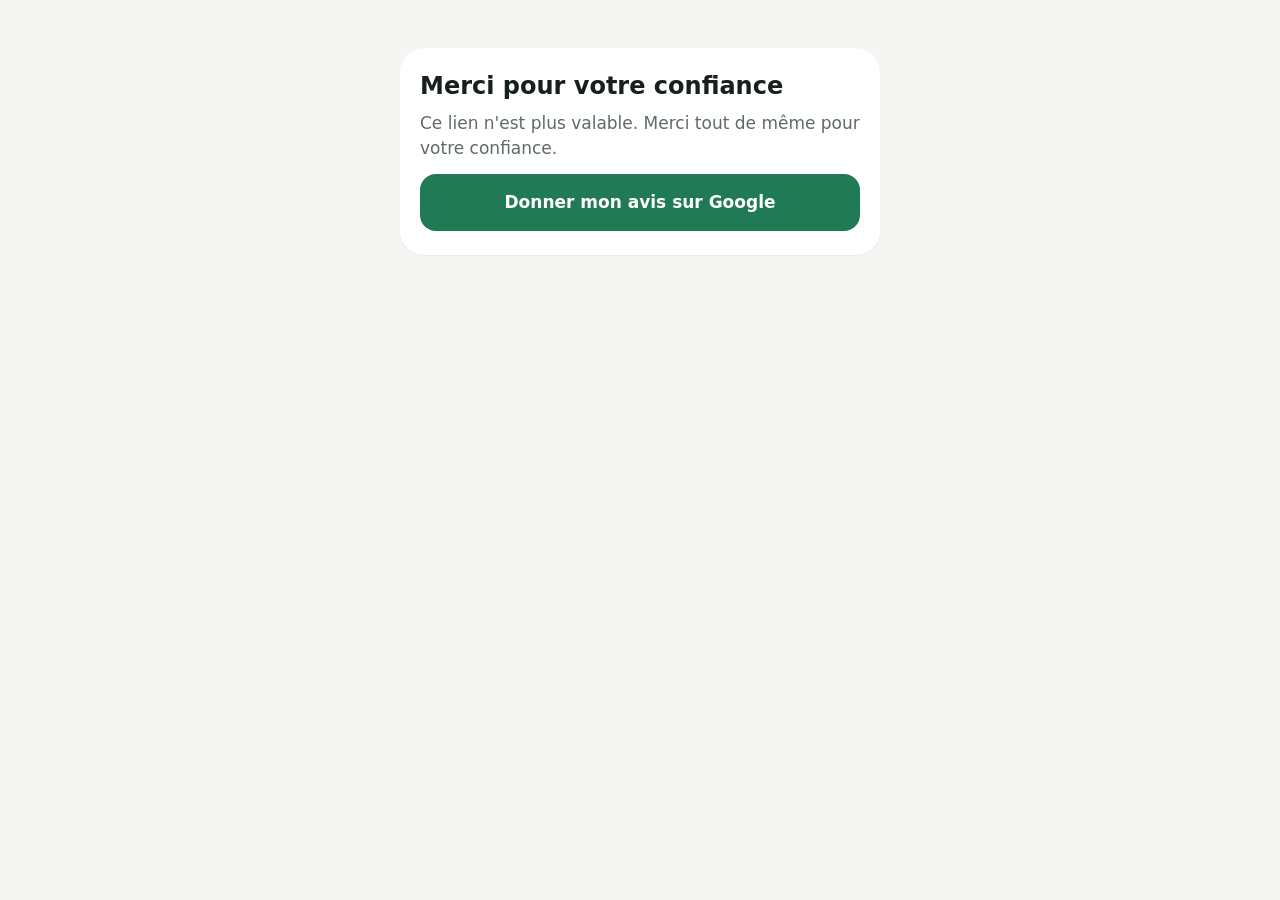
<file: a/index.html>
<!doctype html>
<html lang="fr">
  <head>
    <meta charset="utf-8">
    <meta name="viewport" content="width=device-width, initial-scale=1">
    <meta name="robots" content="noindex, nofollow">
    <title>Votre avis · Fidelavis</title>
    <style>
    :root {
      --fond: #F5F5F3;
      --carte: #FFFFFF;
      --encre: #17201B;
      --doux: #5F6B65;
      --vert: #1F7A55;
    }
    body {
      margin: 0;
      background: var(--fond);
      color: var(--encre);
      font: 17px/1.5 system-ui, -apple-system, "Segoe UI", Roboto, sans-serif;
      -webkit-font-smoothing: antialiased;
    }
    main {
      max-width: 480px;
      margin: 0 auto;
      padding: 48px 16px;
    }
    .carte {
      background: var(--carte);
      border-radius: 24px;
      padding: 24px 20px;
      box-shadow: 0 1px 2px rgba(23, 32, 27, 0.05);
    }
    h1 {
      font-size: 24px;
      line-height: 1.2;
      margin: 0 0 10px;
    }
    p {
      margin: 0 0 12px;
      color: var(--doux);
    }
    a.bouton {
      display: block;
      text-align: center;
      background: var(--vert);
      color: #fff;
      font-weight: 700;
      text-decoration: none;
      border-radius: 16px;
      padding: 16px;
      margin-top: 8px;
    }
    </style>
  </head>
  <body>
    <main>
      <section class="carte">
        <h1 id="titre">Merci pour votre confiance</h1>
        <p id="texte">Ouverture de la page Google pour donner votre avis…</p>
        <a class="bouton" id="bouton" href="#" hidden>Donner mon avis sur Google</a>
      </section>
    </main>
    <script>
      "use strict";
      // Lien du SMS de demande d'avis : fidelavis.com/a/?CODE ouvre la page d'avis Google du commerçant.
      const ADRESSE = "https://rtdiaeskmyjjwohirhzj.supabase.co/functions/v1/lien";
      const code = location.search.slice(1);
      const texte = document.getElementById("texte");
      const bouton = document.getElementById("bouton");
      fetch(ADRESSE, {
        method: "POST",
        headers: { "Content-Type": "application/json" },
        body: JSON.stringify({ action: "avis", code }),
      })
        .then((reponse) => reponse.ok ? reponse.json() : Promise.reject(reponse.status))
        .then(({ url, nom }) => {
          document.getElementById("titre").textContent = `Merci de la part de ${nom}`;
          texte.textContent = "Si la page Google ne s'ouvre pas toute seule, appuyez sur le bouton.";
          bouton.href = url;
          bouton.hidden = false;
          location.replace(url);
        })
        .catch(() => {
          texte.textContent = "Ce lien n'est plus valable. Merci tout de même pour votre confiance.";
        });
    </script>
  </body>
</html>
</file>
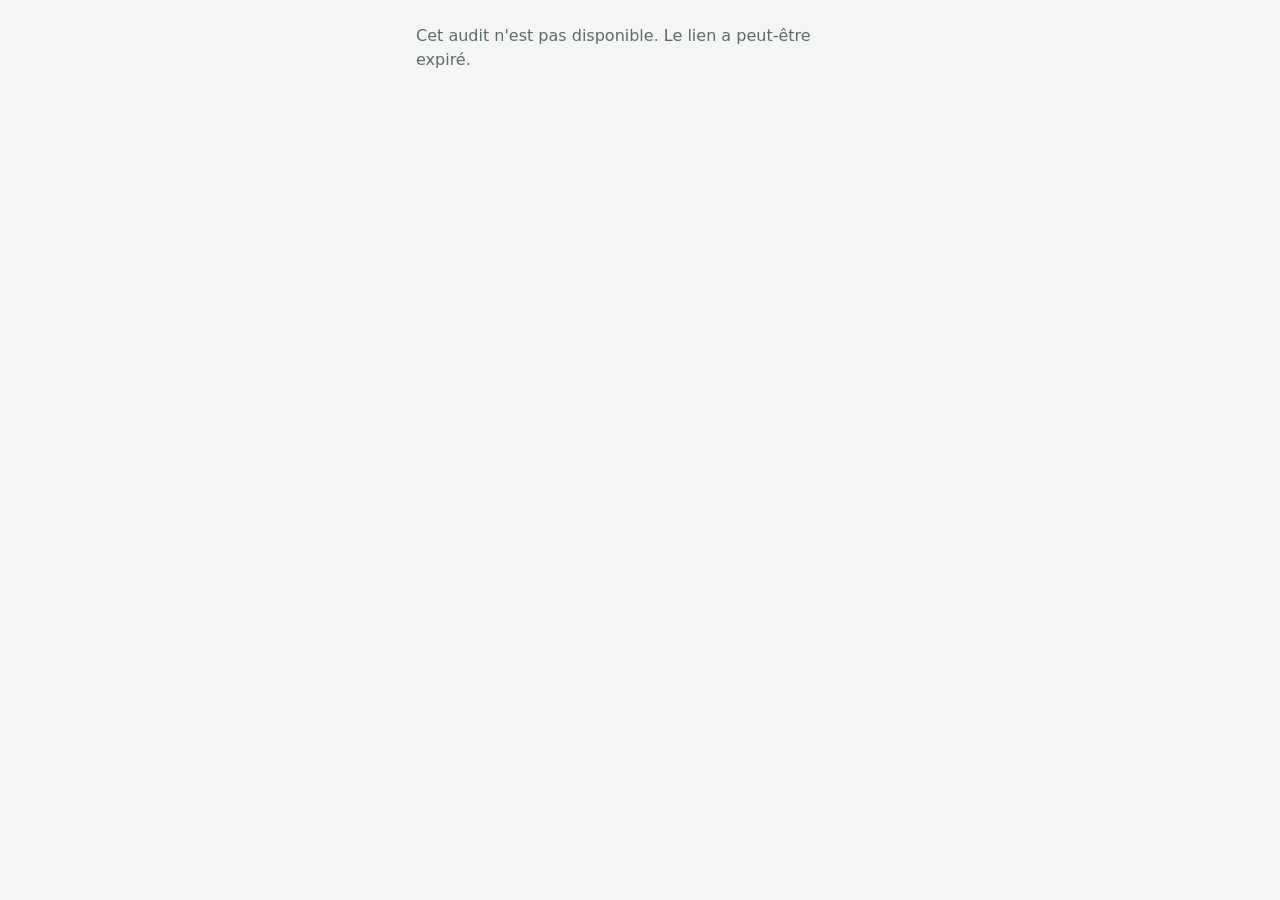
<file: audit/index.html>
<!doctype html>
<html lang="fr">
  <head>
    <meta charset="utf-8">
    <meta name="viewport" content="width=device-width, initial-scale=1">
    <meta name="robots" content="noindex, nofollow">
    <title>Audit de votre fiche Google · Fidelavis</title>
    <style>
    :root {
      --fond: #F5F5F3;
      --carte: #FFFFFF;
      --encre: #17201B;
      --texte: #33403A;
      --doux: #5F6B65;
      --trait: #E7E7E3;
      --vert: #1F7A55;
      --vert-clair: #E3F1EA;
      --orange: #A8521C;
      --orange-clair: #FBEADF;
    }
    * {
      box-sizing: border-box;
    }
    body {
      margin: 0;
      background: var(--fond);
      color: var(--encre);
      font: 16px/1.5 system-ui, -apple-system, "Segoe UI", Roboto, sans-serif;
      -webkit-font-smoothing: antialiased;
    }
    main {
      max-width: 480px;
      margin: 0 auto;
      padding: 24px 16px 40px;
    }
    header {
      display: flex;
      justify-content: space-between;
      align-items: flex-start;
      gap: 12px;
      margin-bottom: 20px;
    }
    .surtitre {
      color: var(--doux);
      font-size: 15px;
      margin: 0;
    }
    h1 {
      font-size: 26px;
      line-height: 1.2;
      margin: 2px 0 0;
      font-weight: 800;
      letter-spacing: -0.01em;
      overflow-wrap: anywhere;
    }
    .marque {
      flex: none;
      background: var(--vert-clair);
      color: var(--vert);
      font-weight: 700;
      font-size: 14px;
      padding: 6px 12px;
      border-radius: 999px;
    }
    .carte {
      background: var(--carte);
      border-radius: 24px;
      padding: 22px 20px;
      margin-bottom: 16px;
      box-shadow: 0 1px 2px rgba(23, 32, 27, 0.05);
    }
    .etiquette {
      color: var(--vert);
      font-size: 13px;
      font-weight: 700;
      letter-spacing: 0.06em;
      text-transform: uppercase;
      margin: 0 0 10px;
    }
    .requete {
      color: var(--doux);
      margin: 0;
    }
    .position {
      font-size: 64px;
      font-weight: 800;
      line-height: 1;
      margin: 10px 0 8px;
      letter-spacing: -0.03em;
    }
    .position .suffixe {
      font-size: 30px;
      vertical-align: top;
      margin-left: 2px;
    }
    .position.absente {
      font-size: 28px;
      letter-spacing: 0;
    }
    .sous {
      color: var(--doux);
      margin: 0;
    }
    .autre-position {
      border-top: 1px solid var(--trait);
      margin-top: 16px;
      padding-top: 14px;
    }
    .autre-position .position {
      font-size: 40px;
      margin: 6px 0 6px;
    }
    .autre-position .position .suffixe {
      font-size: 20px;
    }
    .autre-position .position.absente {
      font-size: 22px;
    }
    table {
      width: 100%;
      border-collapse: collapse;
      font-size: 15px;
    }
    th {
      text-align: right;
      color: var(--doux);
      font-weight: 600;
      font-size: 13px;
      padding: 0 0 8px 8px;
    }
    th:first-child {
      text-align: left;
      padding-left: 0;
    }
    td {
      padding: 12px 0 12px 8px;
      border-top: 1px solid var(--trait);
      text-align: right;
      vertical-align: top;
    }
    td:first-child {
      text-align: left;
      color: var(--doux);
      padding-left: 0;
    }
    td:not(:first-child) {
      white-space: nowrap;
    }
    td.vous {
      font-weight: 700;
    }
    td.retard {
      color: var(--orange);
    }
    td.avance {
      color: var(--vert);
    }
    .legende {
      color: var(--doux);
      font-size: 13px;
      margin: 12px 0 0;
    }
    ol.actions {
      list-style: none;
      margin: 0;
      padding: 0;
    }
    ol.actions li {
      display: flex;
      gap: 14px;
      padding: 14px 0;
      border-top: 1px solid var(--trait);
    }
    ol.actions li:first-child {
      border-top: 0;
      padding-top: 4px;
    }
    .numero {
      flex: none;
      width: 32px;
      height: 32px;
      border-radius: 50%;
      background: var(--vert-clair);
      color: var(--vert);
      font-weight: 800;
      display: grid;
      place-items: center;
    }
    .titre-action {
      font-weight: 700;
      margin: 0 0 2px;
      font-size: 17px;
      line-height: 1.3;
    }
    .texte-action {
      margin: 0;
      color: var(--texte);
    }
    .titre-offre {
      font-size: 21px;
      line-height: 1.3;
      font-weight: 800;
      margin: 0 0 10px;
    }
    .texte-offre {
      color: var(--texte);
      margin: 0 0 8px;
    }
    .mention-essai {
      color: var(--doux);
      font-size: 14px;
      text-align: center;
      margin: 10px 0 0;
    }
    ul.offre {
      list-style: none;
      margin: 0 0 16px;
      padding: 0;
    }
    ul.offre li {
      display: flex;
      gap: 12px;
      padding: 8px 0;
    }
    ul.offre svg {
      flex: none;
      margin-top: 3px;
    }
    ul.offre strong {
      display: block;
    }
    ul.offre span {
      color: var(--texte);
    }
    .bouton {
      display: flex;
      align-items: center;
      justify-content: center;
      gap: 10px;
      min-height: 56px;
      padding: 0 16px;
      border-radius: 16px;
      background: var(--vert);
      color: #FFFFFF;
      font-weight: 700;
      font-size: 18px;
      text-decoration: none;
      text-align: center;
    }
    .bouton.second {
      background: var(--carte);
      color: var(--encre);
      border: 1.5px solid var(--trait);
      margin-top: 10px;
      font-size: 16px;
    }
    .a-configurer {
      outline: 2px dashed var(--orange);
      outline-offset: 3px;
    }
    .apercu {
      background: var(--orange-clair);
      color: var(--orange);
      font-size: 14px;
      padding: 10px 14px;
      border-radius: 12px;
      margin: 0 0 16px;
    }
    footer {
      color: var(--doux);
      font-size: 13px;
      padding: 8px 4px;
    }
    footer p {
      margin: 0 0 8px;
    }
    footer a {
      color: inherit;
    }
    button.bouton {
      width: 100%;
      border: 0;
      font-family: inherit;
      cursor: pointer;
    }
    .bouton[disabled] {
      opacity: 0.6;
      cursor: default;
    }
    .formulaire {
      margin-top: 18px;
      padding-top: 16px;
      border-top: 1px solid var(--trait);
    }
    .formulaire h2 {
      font-size: 19px;
      line-height: 1.3;
      margin: 0 0 4px;
    }
    .formulaire .aide {
      color: var(--doux);
      font-size: 14px;
      margin: 0 0 4px;
    }
    .formulaire label {
      display: block;
      font-size: 14px;
      font-weight: 600;
      margin: 12px 0 4px;
    }
    .formulaire input[type="text"],
    .formulaire input[type="email"],
    .formulaire input[type="tel"] {
      width: 100%;
      min-height: 48px;
      padding: 10px 12px;
      border: 1.5px solid var(--trait);
      border-radius: 12px;
      font: inherit;
      color: var(--encre);
      background: var(--carte);
    }
    .formulaire input:focus {
      outline: 2px solid var(--vert);
      outline-offset: 1px;
    }
    .formulaire label.accord {
      display: flex;
      gap: 10px;
      align-items: flex-start;
      font-weight: 400;
      color: var(--texte);
      margin: 16px 0;
    }
    .accord input {
      flex: none;
      width: 20px;
      height: 20px;
      margin: 2px 0 0;
      accent-color: var(--vert);
    }
    .confidentialite {
      color: var(--doux);
      font-size: 13px;
      margin: 12px 0 16px;
    }
    .confidentialite a {
      color: inherit;
    }
    .erreur {
      color: var(--orange);
      font-size: 14px;
      margin: 10px 0 0;
    }
    .succes {
      background: var(--vert-clair);
      color: var(--vert);
      border-radius: 12px;
      padding: 14px;
      font-weight: 600;
      margin: 16px 0 0;
    }
    .contact {
      margin-top: 18px;
      padding-top: 16px;
      border-top: 1px solid var(--trait);
    }
    .contact p {
      margin: 0 0 6px;
    }
    .liens-contact {
      display: flex;
      flex-wrap: wrap;
      gap: 6px 18px;
    }
    .liens-contact a {
      color: var(--vert);
      font-weight: 700;
      text-decoration: none;
    }
    .lien-bouton {
      background: none;
      border: 0;
      padding: 0;
      font: inherit;
      color: inherit;
      text-decoration: underline;
      cursor: pointer;
    }

    /* Mini-audit après un appel (contenu « appel-1 »). */
    ol.faits {
      margin: 0;
      padding: 0;
      list-style: none;
    }
    ol.faits li {
      display: flex;
      gap: 14px;
      padding: 12px 0;
      border-top: 1px solid var(--trait);
      color: var(--texte);
    }
    ol.faits li:first-child {
      border-top: 0;
      padding-top: 2px;
    }
    .note-reco {
      background: var(--vert-clair);
      color: var(--vert);
      border-radius: 12px;
      padding: 10px 14px;
      font-size: 14px;
      font-weight: 600;
      margin: 14px 0 0;
    }
    .titre-preuve {
      font-weight: 700;
      margin: 0 0 2px;
    }
    .preuve + .preuve {
      border-top: 1px solid var(--trait);
      margin-top: 18px;
      padding-top: 16px;
    }
    table.liste td:first-child {
      width: 2.6em;
    }
    table.liste td:nth-child(2) {
      text-align: left;
      white-space: normal;
      overflow-wrap: anywhere;
    }
    table.liste tr.vous td {
      background: var(--vert-clair);
      color: var(--vert);
      font-weight: 700;
    }
    table.liste tr.saut td {
      color: var(--doux);
      text-align: center;
      padding: 4px 0;
    }
    table.points th:nth-child(3) {
      text-align: left;
    }
    table.points td:nth-child(2) {
      font-weight: 700;
    }
    table.points td:nth-child(3) {
      text-align: left;
      white-space: normal;
      color: var(--doux);
      font-size: 14px;
    }
    .actions-page {
      display: grid;
      gap: 10px;
    }
    .actions-page .bouton.second {
      margin-top: 0;
    }
    @media print {
      body {
        background: #FFFFFF;
        font-size: 13px;
      }
      main {
        max-width: none;
        padding: 0 8px;
      }
      .carte {
        box-shadow: none;
        border: 1px solid var(--trait);
        break-inside: avoid;
      }
      .sans-impression,
      .apercu {
        display: none !important;
      }
    }
    </style>
  </head>
  <body>
    <main id="audit">
      <p class="sous">Chargement de votre audit…</p>
    </main>
    <script>
    // Lecture des audits publiés et suivi des demandes (fonction Supabase « audit »).
    // L'aperçu local fournit window.AUDIT à la place.
    const ADRESSE_DONNEES = "https://rtdiaeskmyjjwohirhzj.supabase.co/functions/v1/audit";
    // Rendez-vous : même envoi que le formulaire « Réserver ma démo » du site, un e-mail à l'équipe.
    const ADRESSE_FORMULAIRE = "https://formsubmit.co/ajax/support@fidelavis.com";
    // Essai : inscription automatique (compte, lien de connexion, bienvenue), sans intervention.
    const ADRESSE_INSCRIPTION = "https://rtdiaeskmyjjwohirhzj.supabase.co/functions/v1/agent";

    const FORMULAIRES = {
      essai: {
        titre: "Essayer Fidelavis 15 jours gratuitement",
        aide: "Sans carte bancaire et sans engagement. Votre accès arrive par e-mail dans la minute.",
        champs: () => [
          ["prenom", "Prénom", "text", "", "given-name"],
          ["email", "E-mail", "email", "", "email"],
          ["telephone", "Téléphone", "tel", "", "tel"],
        ],
        accord: "J'accepte que Fidelavis me contacte au sujet de cet essai.",
        confidentialite:
          "Vos coordonnées servent à ouvrir votre accès et à vous envoyer les messages de votre essai. ",
        sujet: (c) => `Essai 15 jours — ${c.prospect.nom} (audit)`,
        envoi: "Commencer mon essai gratuit",
      },
      rdv: {
        titre: "Prendre rendez-vous",
        aide: "Un échange pour parler de votre fiche, sans engagement.",
        champs: (c) => [
          ["prenom", "Prénom", "text", "", "given-name"],
          ["nom", "Nom", "text", "", "family-name"],
          ["entreprise", "Nom de l'entreprise", "text", c.prospect.nom, "organization"],
          ["telephone", "Téléphone", "tel", "", "tel"],
          ["email", "E-mail", "email", "", "email"],
        ],
        accord: null,
        confidentialite: "Vos coordonnées servent uniquement à vous recontacter. ",
        sujet: (c) => `Rendez-vous — ${c.prospect.nom} (audit)`,
        envoi: "Envoyer ma demande",
      },
    };

    function el(balise, attributs, ...enfants) {
      const noeud = document.createElement(balise);
      for (const [nom, valeur] of Object.entries(attributs ?? {})) {
        if (valeur !== null && valeur !== undefined && valeur !== false) {
          noeud.setAttribute(nom, valeur === true ? "" : valeur);
        }
      }
      for (const enfant of enfants.flat(Infinity)) {
        if (enfant === null || enfant === undefined || enfant === false) continue;
        noeud.append(typeof enfant === "string" ? document.createTextNode(enfant) : enfant);
      }
      return noeud;
    }

    const jeton = new URLSearchParams(location.search).get("j");
    // Ouverture depuis le CRM audit : la fonction ne la compte pas comme une ouverture du restaurant.
    const interne = new URLSearchParams(location.search).get("src") === "interne";

    // Aperçu interne d'un mini-audit (relecture de Jc) : second jeton, tout statut, envois désactivés.
    const jetonApercu = new URLSearchParams(location.search).get("apercu");

    async function charger() {
      if (window.AUDIT) return window.AUDIT;
      if (!jeton && !jetonApercu) throw new Error("audit introuvable");
      const reponse = await fetch(
        jetonApercu
          ? `${ADRESSE_DONNEES}?apercu=${encodeURIComponent(jetonApercu)}`
          : `${ADRESSE_DONNEES}?j=${encodeURIComponent(jeton)}${interne ? "&src=interne" : ""}`,
      );
      if (!reponse.ok) throw new Error("audit introuvable");
      return reponse.json();
    }

    function signaler(action) {
      return fetch(ADRESSE_DONNEES, {
        method: "POST",
        headers: { "Content-Type": "application/json" },
        body: JSON.stringify({ j: jeton, action }),
      });
    }

    function carte(etiquette, ...contenu) {
      return el("section", { class: "carte" }, el("p", { class: "etiquette" }, etiquette), ...contenu);
    }

    function rang(position, absente) {
      return position === null ? el("p", { class: "position absente" }, absente) : el(
        "p",
        { class: "position" },
        String(position),
        el("span", { class: "suffixe" }, position === 1 ? "er" : "e"),
      );
    }

    function blocPosition(c) {
      const reference = c.est_premier ? `Le 2e : ${c.reference.nom}` : `Le 1er : ${c.reference.nom}`;
      // Audits de version 2 : la recherche du métier seul (« plombier »), depuis le même point.
      const autres = (c.autres_positions ?? []).map((a) =>
        el(
          "div",
          { class: "autre-position" },
          el("p", { class: "requete" }, `Sur « ${a.mot_cle} » tout court`),
          rang(a.position, `Au-delà des ${a.profondeur} premiers résultats`),
          el(
            "p",
            { class: "sous" },
            "Ce que voit un client du quartier qui cherche sur son téléphone.",
          ),
        )
      );
      return carte(
        "Votre position",
        el("p", { class: "requete" }, `Sur « ${c.mot_cle} » dans Google Maps`),
        rang(c.position, "Hors des résultats relevés"),
        el(
          "p",
          { class: "sous" },
          c.est_premier ? `Vous êtes en tête. ${reference}.` : `${reference}.`,
        ),
        autres,
      );
    }

    function blocComparatif(c) {
      const titre = c.est_premier ? "Le 2e" : "Le 1er";
      const lignes = c.comparatif.map((l) =>
        el(
          "tr",
          {},
          el("td", {}, l.libelle),
          el(
            "td",
            { class: `vous ${l.ecart === "retard" || l.ecart === "avance" ? l.ecart : ""}` },
            l.vous.texte,
          ),
          el("td", {}, l.reference.texte),
        )
      );
      return carte(
        c.est_premier ? "Vous face au 2e" : "Vous face au 1er",
        el(
          "table",
          {},
          el("thead", {}, el("tr", {}, el("th", {}, ""), el("th", {}, "Vous"), el("th", {}, titre))),
          el("tbody", {}, lignes),
        ),
        el(
          "p",
          { class: "legende" },
          "En vert, ce que vous faites mieux ; en orange, votre marge de progrès.",
        ),
      );
    }

    function blocActions(c, page) {
      const titre = c.est_premier ? "Pour garder votre place" : "Vos 3 actions prioritaires";
      if (c.actions.length === 0) {
        return page.apercu
          ? carte(titre, el("p", { class: "sous a-configurer" }, "Rédaction des actions en attente."))
          : null;
      }
      return carte(
        titre,
        el(
          "ol",
          { class: "actions" },
          c.actions.map((a, i) =>
            el(
              "li",
              {},
              el("span", { class: "numero" }, String(i + 1)),
              el(
                "div",
                {},
                el("p", { class: "titre-action" }, a.titre),
                el("p", { class: "texte-action" }, a.texte),
              ),
            )
          ),
        ),
      );
    }

    function coche() {
      const svg = document.createElementNS("http://www.w3.org/2000/svg", "svg");
      svg.setAttribute("width", "20");
      svg.setAttribute("height", "20");
      svg.setAttribute("viewBox", "0 0 20 20");
      svg.setAttribute("aria-hidden", "true");
      svg.innerHTML =
        '<circle cx="10" cy="10" r="8.6" fill="none" stroke="#1F7A55" stroke-width="1.6"/>' +
        '<path d="M6.4 10.3l2.5 2.5 4.8-5.3" fill="none" stroke="#1F7A55" stroke-width="1.8" stroke-linecap="round" stroke-linejoin="round"/>';
      return svg;
    }

    // « Allez plus loin » : ce que Fidelavis Agent apporte de plus que l'audit gratuit.
    // Les phrases sur la fiche ne disent que ce que montre le comparatif : aucun
    // point fort ni aucun retard n'est inventé pour encourager l'essai.
    function blocOffre(c, page) {
      const pointsForts = c.comparatif.filter((l) => l.ecart === "avance").length;
      const titre = c.position === null
        ? "Découvrez comment travailler votre visibilité."
        : c.est_premier
        ? "Vous êtes 1er. Découvrez comment garder votre place."
        : `Vous êtes ${c.position}e. Découvrez comment travailler votre progression.`;
      const atouts = pointsForts >= 2
        ? "Votre fiche possède déjà plusieurs points forts. "
        : pointsForts === 1
        ? "Votre fiche a déjà un point fort. "
        : "";
      const suite = c.est_premier
        ? "D'autres facteurs comptent aussi pour garder votre avance."
        : `${
          atouts ? "Mais d'autres" : "Plusieurs"
        } facteurs peuvent expliquer pourquoi vos concurrents apparaissent devant vous.`;
      const points = [
        [
          "Analyse approfondie de votre visibilité Google",
          "Catégories, services, informations de votre fiche et opportunités d'amélioration.",
        ],
        [
          "Surveillance du premier concurrent",
          "Fidelavis détecte ses changements importants et adapte ses conseils.",
        ],
        [
          "Actions personnalisées sur votre téléphone, avec suivi des résultats",
          "Préparées pour être réalisées depuis votre téléphone.",
        ],
      ];
      const zone = el("div");
      const essai = el(
        "button",
        { class: "bouton", type: "button" },
        "Essayer Fidelavis Agent gratuitement",
      );
      essai.addEventListener("click", () => {
        zone.replaceChildren(formulaire("essai", c, page));
        zone.querySelector("input")?.focus();
      });
      return carte(
        "Allez plus loin avec Fidelavis Agent",
        el("h2", { class: "titre-offre" }, titre),
        el("p", { class: "texte-offre" }, atouts + suite),
        el(
          "ul",
          { class: "offre" },
          points.map(([titrePoint, texte]) =>
            el("li", {}, coche(), el("div", {}, el("strong", {}, titrePoint), el("span", {}, texte)))
          ),
        ),
        essai,
        el(
          "p",
          { class: "mention-essai" },
          "15 jours gratuits · Sans carte bancaire · Sans engagement",
        ),
        zone,
      );
    }

    function formulaire(type, c, page) {
      const modele = FORMULAIRES[type];
      const champs = modele.champs(c);
      const erreur = el("p", { class: "erreur", hidden: true });
      const bouton = el("button", { class: "bouton", type: "submit" }, modele.envoi);
      const accord = modele.accord
        ? el(
          "label",
          { class: "accord" },
          el("input", { type: "checkbox", name: "accord", required: true }),
          el("span", {}, modele.accord),
        )
        : null;
      const form = el(
        "form",
        { class: "formulaire", novalidate: true },
        el("h2", {}, modele.titre),
        el("p", { class: "aide" }, modele.aide),
        champs.map(([nom, libelle, typeChamp, valeur, autocomplete]) => [
          el("label", { for: `${type}-${nom}` }, `${libelle} *`),
          el("input", {
            id: `${type}-${nom}`,
            name: nom,
            type: typeChamp,
            value: valeur || null,
            autocomplete,
            required: true,
          }),
        ]),
        accord,
        el(
          "p",
          { class: "confidentialite" },
          modele.confidentialite,
          el("a", { href: "/politique-de-confidentialite.html" }, "Politique de confidentialité"),
          ".",
        ),
        bouton,
        erreur,
      );

      form.addEventListener("submit", async (evenement) => {
        evenement.preventDefault();
        const donnees = Object.fromEntries(new FormData(form));
        const manquant = champs.some(([nom]) => !String(donnees[nom] ?? "").trim()) ||
          (modele.accord && !donnees.accord);
        if (manquant) {
          erreur.textContent = modele.accord
            ? "Veuillez remplir tous les champs et cocher la case d'accord."
            : "Veuillez remplir tous les champs.";
          erreur.hidden = false;
          return;
        }
        if (page.apercu) {
          erreur.textContent = "Aperçu interne : l'envoi est désactivé.";
          erreur.hidden = false;
          return;
        }
        erreur.hidden = true;
        bouton.disabled = true;
        bouton.textContent = "Envoi en cours…";
        if (type === "essai") {
          await inscrire(form, bouton, erreur, modele, donnees);
          return;
        }
        const message = {
          _subject: modele.sujet(c),
          _captcha: "false",
          Demande: modele.titre,
          "Audit de": c.prospect.nom,
          "Mot-clé": c.mot_cle,
          Position: c.position ?? "hors des résultats relevés",
          ...Object.fromEntries((c.autres_positions ?? []).map((a) => [
            `Position sur « ${a.mot_cle} »`,
            a.position ?? `au-delà des ${a.profondeur} premiers`,
          ])),
          "Lien de l'audit": location.href,
        };
        for (const [nom, libelle] of champs) message[libelle] = String(donnees[nom]).trim();
        if (modele.accord) message["Accord pour être contacté"] = "oui";
        try {
          const reponse = await fetch(ADRESSE_FORMULAIRE, {
            method: "POST",
            headers: { "Content-Type": "application/json", Accept: "application/json" },
            body: JSON.stringify(message),
          });
          if (!reponse.ok) throw new Error("envoi refusé");
          // Suivi de la demande : seule la date est enregistrée, jamais les coordonnées.
          signaler(type).catch(() => {});
          const prenom = String(donnees.prenom).trim();
          form.replaceChildren(
            el(
              "p",
              { class: "succes" },
              `Merci ${prenom}, votre demande est bien envoyée. Nous vous recontactons très vite.`,
            ),
          );
        } catch {
          bouton.disabled = false;
          bouton.textContent = modele.envoi;
          erreur.textContent = page.contact?.email
            ? `L'envoi n'a pas abouti. Réessayez, ou écrivez à ${page.contact.email}.`
            : "L'envoi n'a pas abouti. Réessayez dans un instant.";
          erreur.hidden = false;
        }
      });
      return form;
    }

    // Essai : le compte est créé et le lien de connexion part tout de suite, sans personne entre les deux.
    async function inscrire(form, bouton, erreur, modele, donnees) {
      const prenom = String(donnees.prenom).trim();
      const email = String(donnees.email).trim();
      let reponse;
      let resultat = {};
      try {
        reponse = await fetch(ADRESSE_INSCRIPTION, {
          method: "POST",
          headers: { "Content-Type": "application/json" },
          body: JSON.stringify({
            action: "inscription",
            j: jeton,
            prenom,
            email,
            telephone: String(donnees.telephone).trim(),
            accord: true,
          }),
        });
        resultat = await reponse.json().catch(() => ({}));
      } catch {
        reponse = null;
      }
      if (reponse?.ok) {
        form.replaceChildren(
          el(
            "p",
            { class: "succes" },
            resultat.deja_inscrit
              ? "Un accès existe déjà pour cette fiche : un nouveau lien de connexion vient de partir à l'adresse enregistrée."
              : `C'est parti, ${prenom} ! Votre accès vient de partir à ${email}. Ouvrez l'e-mail sur votre téléphone pour commencer votre essai.`,
          ),
        );
        return;
      }
      bouton.disabled = false;
      bouton.textContent = modele.envoi;
      erreur.textContent = reponse?.status === 409
        ? "Cette adresse sert déjà pour une autre fiche. Indiquez une autre adresse e-mail."
        : reponse?.status === 400
        ? "Vérifiez votre adresse e-mail et la case d'accord."
        : "L'inscription n'a pas abouti. Réessayez dans quelques minutes.";
      erreur.hidden = false;
    }

    function blocContact(contact) {
      if (!contact) return null;
      const telephone = contact.telephone ? contact.telephone.replace(/[^\d+]/g, "") : null;
      const liens = [
        telephone ? el("a", { href: `tel:${telephone}` }, "Appeler") : null,
        telephone?.startsWith("+")
          ? el(
            "a",
            { href: `https://wa.me/${telephone.slice(1)}`, target: "_blank", rel: "noopener" },
            "WhatsApp",
          )
          : null,
        contact.email ? el("a", { href: `mailto:${contact.email}` }, "E-mail") : null,
      ];
      return el(
        "div",
        { class: "contact" },
        el(
          "p",
          {},
          "Votre contact : ",
          el("strong", {}, contact.prenom),
          contact.role ? ` · ${contact.role}` : "",
        ),
        el("div", { class: "liens-contact" }, liens),
      );
    }

    function blocPassage(c, page) {
      const zone = el("div");
      const ouvrir = (type) => {
        zone.replaceChildren(formulaire(type, c, page));
        zone.querySelector("input")?.focus();
      };
      const rdv = el("button", { class: "bouton second", type: "button" }, "Prendre rendez-vous");
      rdv.addEventListener("click", () => ouvrir("rdv"));
      return el("section", { class: "carte" }, rdv, zone, blocContact(page.contact));
    }

    function piedDePage(c, page) {
      const date = new Date(c.releve_le).toLocaleDateString(c.langue, {
        day: "numeric",
        month: "long",
        year: "numeric",
      });
      const desinscription = el("p", {});
      const bouton = el(
        "button",
        { class: "lien-bouton", type: "button" },
        "Ne plus être contacté par Fidelavis",
      );
      desinscription.append("Vous ne souhaitez plus être contacté ? ", bouton, ".");
      bouton.addEventListener("click", async () => {
        if (page.apercu) {
          desinscription.textContent = "Aperçu interne : la désinscription est désactivée.";
          return;
        }
        bouton.disabled = true;
        try {
          const reponse = await signaler("desinscription");
          if (!reponse.ok) throw new Error("désinscription refusée");
          desinscription.textContent = "C'est noté : Fidelavis ne vous contactera plus.";
        } catch {
          bouton.disabled = false;
          desinscription.append(" La demande n'a pas abouti, réessayez.");
        }
      });
      return el(
        "footer",
        {},
        el(
          "p",
          {},
          `Audit gratuit réalisé par Fidelavis à partir des données publiques de Google Maps, relevées le ${date} depuis le centre de la zone « ${c.zone} ». Le classement varie selon l'endroit d'où l'on cherche ; aucune position n'est garantie.`,
        ),
        desinscription,
        el(
          "p",
          {},
          el("a", { href: "/mentions-legales.html" }, "Mentions légales"),
          " · ",
          el("a", { href: "/politique-de-confidentialite.html" }, "Politique de confidentialité"),
        ),
      );
    }

    // --- Mini-audit après un appel (contenu « appel-1 ») -------------------------------------------
    // Tout ce qui est chiffré vient du contenu calculé par le code ; la page ne fait que l'afficher.
    const SUPPORT = "support@fidelavis.com";
    const COTES = { N: "Nord", E: "Est", S: "Sud", O: "Ouest" };
    const DU_COTE = { N: "au nord", E: "à l'est", S: "au sud", O: "à l'ouest" };

    const dateLongue = (iso) =>
      new Date(iso).toLocaleDateString("fr-FR", {
        day: "numeric",
        month: "long",
        year: "numeric",
        timeZone: "Europe/Paris",
      });
    const distance = (m) => (m >= 1000 ? `${String(m / 1000).replace(".", ",")} km` : `${m} m`);
    const place = (p) => (p === null ? "absent" : p === 1 ? "1re" : `${p}e`);
    const avis = (n) => (n === null || n === undefined ? "—" : `${n}\u00a0avis`);

    function blocFaits(c) {
      return carte(
        "Ce que nous avons relevé",
        el(
          "ol",
          { class: "faits" },
          c.faits.map((f, i) =>
            el("li", {}, el("span", { class: "numero" }, String(i + 1)), el("span", {}, f.texte))
          ),
        ),
      );
    }

    function blocRecommandation(c, page) {
      const r = c.recommandation;
      if (!r.titre || !r.texte) {
        return page.apercu
          ? carte(
            "Notre recommandation",
            el("p", { class: "sous a-configurer" }, "Recommandation pas encore rédigée."),
          )
          : null;
      }
      return carte(
        "Notre recommandation",
        el("p", { class: "titre-action" }, r.titre),
        el("p", { class: "texte-action" }, r.texte),
        el(
          "p",
          { class: "note-reco" },
          "C'est la première action que Fidelavis Agent vous préparera si vous l'essayez.",
        ),
      );
    }

    function blocPreuves(c) {
      const p = c.preuve;
      const lignes = [];
      p.resultats.forEach((r, i) => {
        const precedent = p.resultats[i - 1];
        if (precedent && r.position > precedent.position + 1) {
          lignes.push(el("tr", { class: "saut" }, el("td", { colspan: "3" }, "…")));
        }
        lignes.push(
          el(
            "tr",
            { class: r.vous ? "vous" : null },
            el("td", {}, `${r.position}`),
            el("td", {}, r.vous ? `${r.nom} (vous)` : r.nom),
            el("td", {}, avis(r.avis)),
          ),
        );
      });
      const liste = el(
        "div",
        { class: "preuve" },
        el(
          "p",
          { class: "titre-preuve" },
          `Les résultats Google Maps pour «\u00a0${p.mot_cle}\u00a0», ${distance(p.distance_m)} ${
            DU_COTE[p.cote]
          } de chez vous`,
        ),
        el("p", { class: "sous" }, `Relevé du ${dateLongue(p.releve_le)}.`),
        el("table", { class: "liste" }, el("tbody", {}, lignes)),
      );
      const tableaux = c.grille.map((g) =>
        el(
          "div",
          { class: "preuve" },
          el(
            "p",
            { class: "titre-preuve" },
            `«\u00a0${g.mot_cle}\u00a0» à ${distance(c.distance_m)} de chez vous, de chaque côté`,
          ),
          el("p", { class: "sous" }, `Relevé du ${dateLongue(c.grille_releve_le)}.`),
          el(
            "table",
            { class: "points" },
            el(
              "thead",
              {},
              el("tr", {}, el("th", {}, "Côté"), el("th", {}, "Vous"), el("th", {}, "Le 1er")),
            ),
            el(
              "tbody",
              {},
              g.points.map((pt) =>
                el(
                  "tr",
                  {},
                  el("td", {}, COTES[pt.cote]),
                  el("td", { class: "vous" }, place(pt.position)),
                  el(
                    "td",
                    {},
                    pt.position === 1 || !pt.premier
                      ? "vous"
                      : `${pt.premier.nom} · ${avis(pt.premier.avis)}`,
                  ),
                )
              ),
            ),
          ),
        )
      );
      return carte("Les preuves", liste, tableaux);
    }

    function blocEssaiAppel(c, page) {
      const zone = el("div");
      const essai = el(
        "button",
        { class: "bouton", type: "button" },
        "Essayer 15 jours gratuitement",
      );
      essai.addEventListener("click", () => {
        zone.replaceChildren(formulaire("essai", c, page));
        zone.querySelector("input")?.focus();
      });
      const points = [
        ["Une action par jour sur votre téléphone", "La première : la recommandation ci-dessus."],
        ["Surveillance du premier", "Fidelavis vous prévient de ses changements importants."],
        [
          "Demandes d'avis après chaque intervention",
          "Envoyées à tous vos clients, sans rien sur place.",
        ],
      ];
      return el(
        "section",
        { class: "carte sans-impression" },
        el("p", { class: "etiquette" }, "Allez plus loin avec Fidelavis Agent"),
        el(
          "ul",
          { class: "offre" },
          points.map(([titre, texte]) =>
            el("li", {}, coche(), el("div", {}, el("strong", {}, titre), el("span", {}, texte)))
          ),
        ),
        essai,
        el(
          "p",
          { class: "mention-essai" },
          "15 jours gratuits · Sans carte bancaire · Sans engagement",
        ),
        zone,
      );
    }

    function blocOutils() {
      const pdf = el("button", { class: "bouton second", type: "button" }, "Télécharger en PDF");
      pdf.addEventListener("click", () => window.print());
      return el(
        "section",
        { class: "carte actions-page sans-impression" },
        pdf,
        el(
          "a",
          {
            class: "bouton second",
            href: `mailto:${SUPPORT}?subject=${encodeURIComponent("Question sur mon audit")}`,
          },
          "Une question ? Écrivez-nous",
        ),
      );
    }

    function piedAppel(c, page) {
      const pied = piedDePage(
        { ...c, releve_le: c.grille_releve_le, langue: "fr-FR", zone: "" },
        page,
      );
      pied.firstChild.textContent =
        "Audit gratuit réalisé par Fidelavis à partir des données publiques de Google Maps, aux dates indiquées. Le classement varie selon l'endroit d'où l'on cherche ; aucune position n'est garantie. " +
        `Une question : ${SUPPORT}.`;
      return pied;
    }

    function afficherAppel({ contenu: c, page }) {
      document.title = `Audit de ${c.prospect.nom} · Fidelavis`;
      const libelles = { brouillon: "à relire", a_revoir: "à revoir", valide: "publié" };
      const blocs = [
        page.apercu
          ? el(
            "p",
            { class: "apercu" },
            `Aperçu interne (${
              libelles[page.statut] ?? page.statut ?? "aperçu"
            }) : les envois sont désactivés.`,
            page.desinscrit ? " Ce prospect est désinscrit : rien ne doit lui être envoyé." : "",
          )
          : null,
        el(
          "header",
          {},
          el(
            "div",
            {},
            el("p", { class: "surtitre" }, "Votre audit gratuit, comme convenu au téléphone"),
            el("h1", {}, c.prospect.nom),
          ),
          el("span", { class: "marque" }, "Fidelavis"),
        ),
        blocFaits(c),
        blocRecommandation(c, page),
        blocPreuves(c),
        blocEssaiAppel(c, page),
        blocOutils(),
        piedAppel(c, page),
      ];
      document.getElementById("audit").replaceChildren(...blocs.filter(Boolean));
    }

    function afficher(donnees) {
      if (donnees.contenu?.version === "appel-1") return afficherAppel(donnees);
      const { contenu: c, page } = donnees;
      document.title = `Audit de ${c.prospect.nom} · Fidelavis`;
      // replaceChildren écrirait « null » en toutes lettres : les blocs absents sont retirés avant.
      const blocs = [
        page.apercu
          ? el(
            "p",
            { class: "apercu" },
            "Aperçu interne : les envois sont désactivés et la page n'est pas publiée.",
          )
          : null,
        el(
          "header",
          {},
          el(
            "div",
            {},
            el("p", { class: "surtitre" }, "Audit gratuit de votre fiche Google"),
            el("h1", {}, c.prospect.nom),
          ),
          el("span", { class: "marque" }, "Fidelavis"),
        ),
        blocPosition(c),
        blocComparatif(c),
        blocActions(c, page),
        blocOffre(c, page),
        blocPassage(c, page),
        piedDePage(c, page),
      ];
      document.getElementById("audit").replaceChildren(...blocs.filter(Boolean));
    }

    charger().then(afficher).catch(() => {
      document.getElementById("audit").replaceChildren(
        el("p", { class: "sous" }, "Cet audit n'est pas disponible. Le lien a peut-être expiré."),
      );
    });
    </script>
  </body>
</html>
</file>
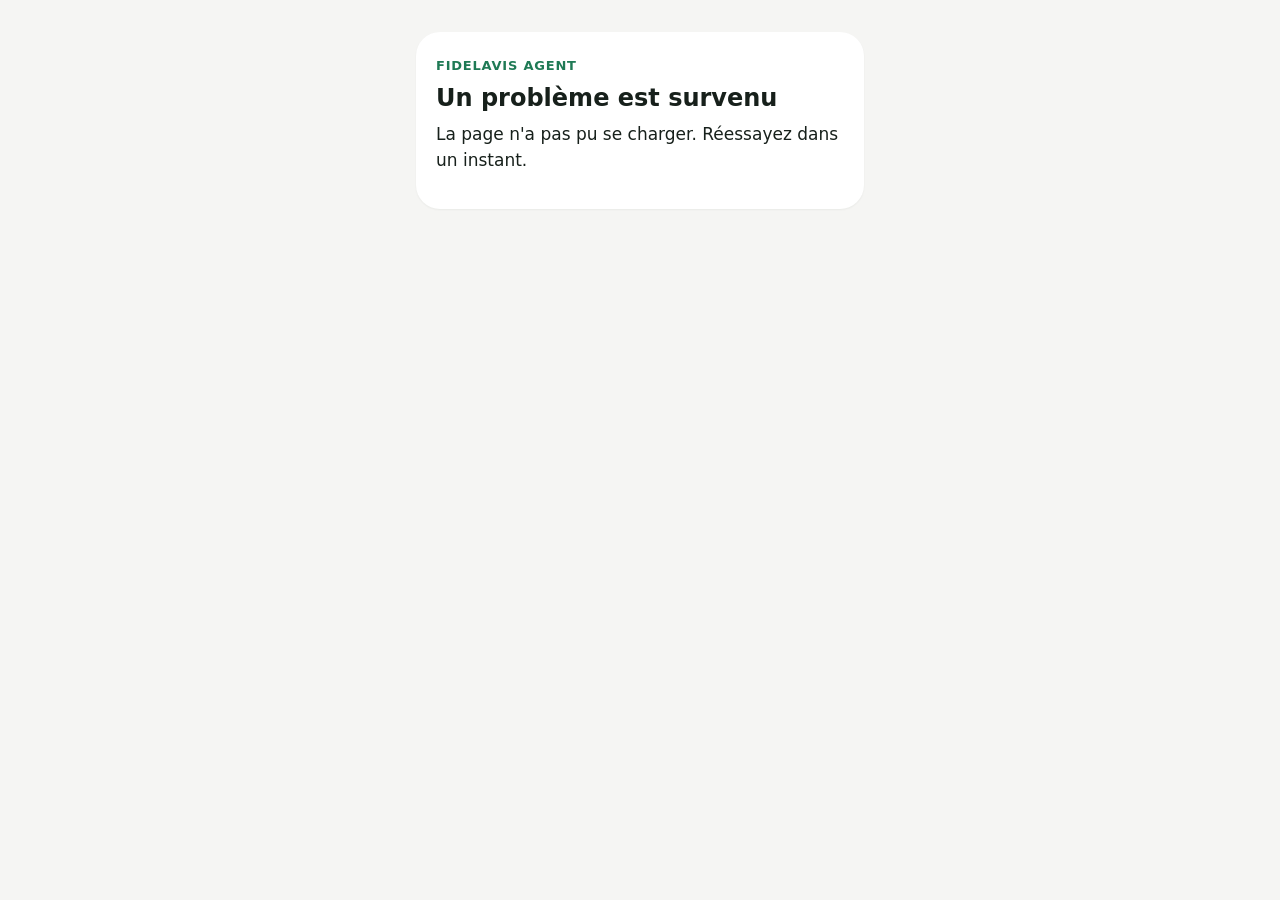
<file: d/index.html>
<!doctype html>
<html lang="fr">
  <head>
    <meta charset="utf-8">
    <meta name="viewport" content="width=device-width, initial-scale=1">
    <meta name="robots" content="noindex, nofollow">
    <title>Action du jour · Fidelavis</title>
    <style>
    :root {
      --fond: #F5F5F3;
      --carte: #FFFFFF;
      --encre: #17201B;
      --doux: #5F6B65;
      --vert: #1F7A55;
      --vert-clair: #E6F2EC;
    }
    * {
      box-sizing: border-box;
    }
    body {
      margin: 0;
      background: var(--fond);
      color: var(--encre);
      font: 17px/1.5 system-ui, -apple-system, "Segoe UI", Roboto, sans-serif;
      -webkit-font-smoothing: antialiased;
    }
    main {
      max-width: 480px;
      margin: 0 auto;
      padding: 32px 16px 48px;
    }
    .carte {
      background: var(--carte);
      border-radius: 24px;
      padding: 24px 20px;
      margin-bottom: 16px;
      box-shadow: 0 1px 2px rgba(23, 32, 27, 0.05);
    }
    .etiquette {
      color: var(--vert);
      font-size: 13px;
      font-weight: 700;
      letter-spacing: 0.06em;
      text-transform: uppercase;
      margin: 0 0 8px;
    }
    h1 {
      font-size: 24px;
      line-height: 1.2;
      margin: 0 0 10px;
    }
    p {
      margin: 0 0 12px;
    }
    .doux {
      color: var(--doux);
    }
    .avis {
      background: var(--fond);
      border-radius: 14px;
      padding: 12px 14px;
      margin: 0 0 12px;
    }
    .avis p {
      margin: 0 0 4px;
    }
    textarea {
      width: 100%;
      min-height: 140px;
      border: 1px solid #D9DED9;
      border-radius: 14px;
      padding: 12px;
      font: inherit;
      color: inherit;
      margin: 0 0 12px;
      resize: vertical;
    }
    .bouton {
      display: block;
      width: 100%;
      border: 0;
      border-radius: 14px;
      padding: 15px 16px;
      margin: 0 0 10px;
      background: var(--vert);
      color: #fff;
      font: 600 17px/1.2 system-ui, -apple-system, "Segoe UI", Roboto, sans-serif;
      text-align: center;
      text-decoration: none;
      cursor: pointer;
    }
    .bouton.secondaire {
      background: var(--vert-clair);
      color: var(--vert);
    }
    .bouton:disabled {
      opacity: 0.6;
    }
    .lien {
      background: none;
      border: 0;
      padding: 0;
      color: var(--doux);
      font: inherit;
      font-size: 15px;
      text-decoration: underline;
      cursor: pointer;
    }
    .succes {
      color: var(--vert);
      font-weight: 600;
    }
    .pied {
      text-align: center;
      font-size: 15px;
    }
    [hidden] {
      display: none !important;
    }
    </style>
  </head>
  <body>
    <main>
      <section class="carte" id="action">
        <p class="etiquette" id="etiquette">Action du jour</p>
        <h1 id="titre">Chargement…</h1>
        <p id="message"></p>
        <div class="avis" id="avis" hidden>
          <p id="avis-auteur"></p>
          <p class="doux" id="avis-texte"></p>
        </div>
        <textarea id="texte" aria-label="Texte proposé, modifiable" hidden></textarea>
        <button class="bouton secondaire" id="copier" type="button" hidden>Copier le texte</button>
        <a class="bouton" id="fiche" target="_blank" rel="noopener" hidden>Ouvrir la fiche Google</a>
        <button class="bouton secondaire" id="fait" type="button" hidden>C'est fait</button>
        <p class="succes" id="merci" hidden>C'est noté, merci. Elle est marquée faite pour vous deux.</p>
      </section>
      <p class="doux pied" id="relais" hidden></p>
      <p class="pied" id="retrait" hidden>
        <button class="lien" id="retirer" type="button">Ne plus recevoir ces SMS</button>
      </p>
    </main>
    <script>
      "use strict";
      // Lien du SMS envoyé au délégué à 19 h 30 : fidelavis.com/d/?CODE, valable le jour de l'action.
      // Le délégué lit l'action, copie le texte, ouvre la fiche Google, la marque faite ou se retire.
      const ADRESSE = "https://rtdiaeskmyjjwohirhzj.supabase.co/functions/v1/lien";
      const code = location.search.slice(1);
      const $ = (id) => document.getElementById(id);
      const appeler = (action) =>
        fetch(ADRESSE, {
          method: "POST",
          headers: { "Content-Type": "application/json" },
          body: JSON.stringify({ action, code }),
        }).then((reponse) => reponse.ok ? reponse.json() : Promise.reject(reponse.status));

      function fin(titre, texte) {
        $("etiquette").textContent = "Fidelavis Agent";
        $("titre").textContent = titre;
        $("message").textContent = texte;
        for (const id of ["avis", "texte", "copier", "fiche", "fait", "merci", "relais", "retrait"]) $(id).hidden = true;
      }

      appeler("delegue")
        .then((a) => {
          $("etiquette").textContent = `Action du jour · ${a.nom}`;
          $("titre").textContent = a.titre;
          $("message").textContent = a.message;
          if (a.avis) {
            const note = a.avis.note ? "★".repeat(Math.round(a.avis.note)) + " " : "";
            $("avis-auteur").textContent = `${note}${a.avis.auteur_prenom ?? "Un client"}`;
            $("avis-texte").textContent = a.avis.texte ? `« ${a.avis.texte} »` : "";
            $("avis").hidden = false;
          }
          if (a.contenu_propose) {
            $("texte").value = a.contenu_propose;
            $("texte").hidden = false;
            $("copier").hidden = false;
          }
          $("fiche").href = a.fiche;
          $("fiche").hidden = false;
          $("relais").textContent =
            `Vous recevez ce SMS parce que ${a.nom} vous a indiqué comme relais pour sa fiche Google.`;
          $("relais").hidden = false;
          $("retrait").hidden = false;
          if (a.faite) $("merci").hidden = false;
          else $("fait").hidden = false;
        })
        .catch((statut) => {
          if (statut === 404) {
            fin("Lien expiré", "Ce lien n'est valable que le jour de l'action. La prochaine arrivera par SMS.");
          } else {
            fin("Un problème est survenu", "La page n'a pas pu se charger. Réessayez dans un instant.");
          }
        });

      $("copier").addEventListener("click", async () => {
        try {
          await navigator.clipboard.writeText($("texte").value);
        } catch {
          $("texte").select();
          document.execCommand("copy");
        }
        $("copier").textContent = "Texte copié ✓";
      });

      $("fait").addEventListener("click", () => {
        $("fait").disabled = true;
        appeler("delegue_fait")
          .then(() => {
            $("fait").hidden = true;
            $("merci").hidden = false;
          })
          .catch(() => {
            $("fait").disabled = false;
            $("fait").textContent = "Réessayer : c'est fait";
          });
      });

      $("retirer").addEventListener("click", () => {
        if (!confirm("Vous ne recevrez plus les actions de cette fiche par SMS. Confirmer ?")) return;
        appeler("delegue_retirer")
          .then(({ nom }) => fin("C'est fait", `Vous ne recevrez plus les actions de ${nom}.`))
          .catch(() => alert("Le retrait n'a pas pu être enregistré. Réessayez dans un instant."));
      });
    </script>
  </body>
</html>
</file>
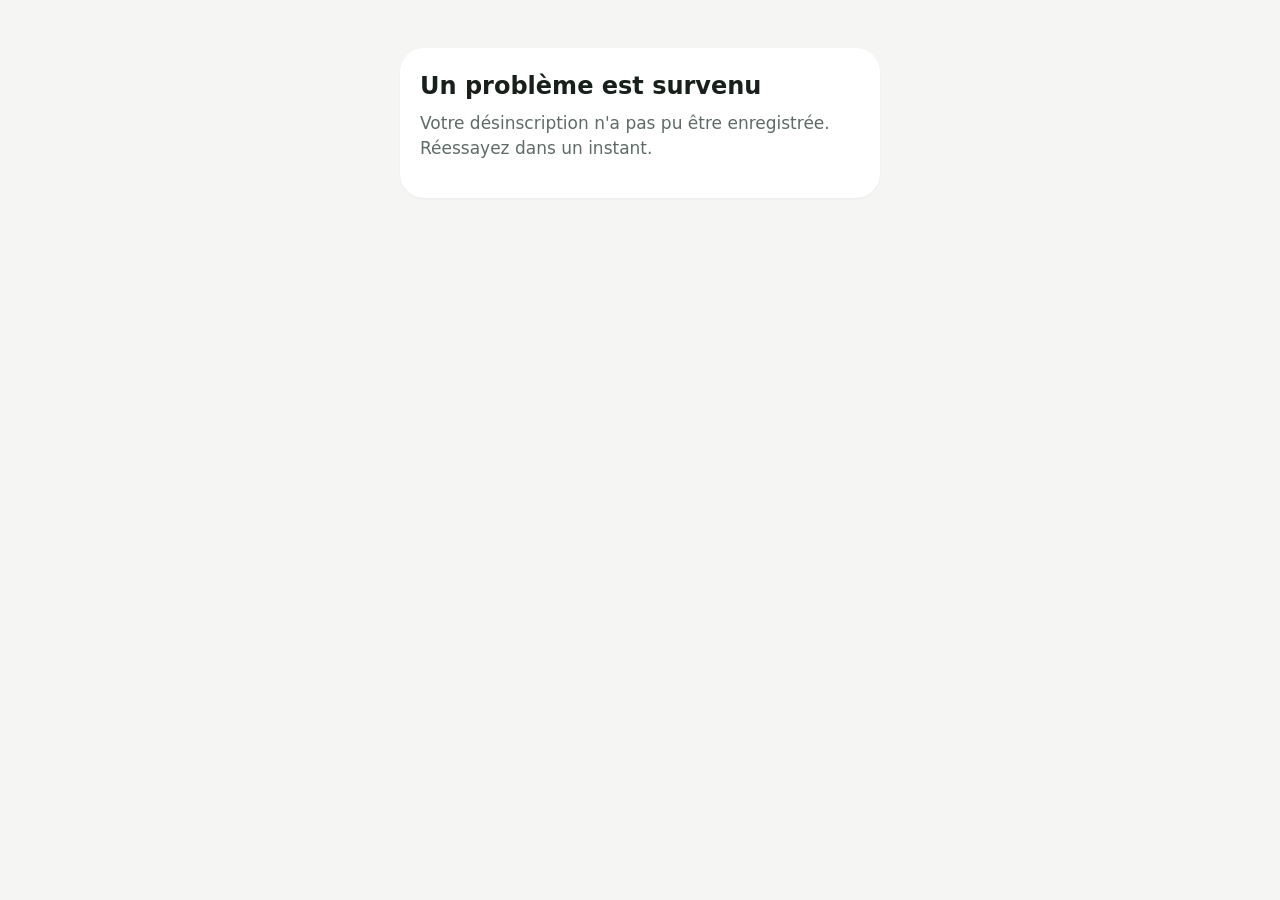
<file: s/index.html>
<!doctype html>
<html lang="fr">
  <head>
    <meta charset="utf-8">
    <meta name="viewport" content="width=device-width, initial-scale=1">
    <meta name="robots" content="noindex, nofollow">
    <title>Désinscription · Fidelavis</title>
    <style>
    :root {
      --fond: #F5F5F3;
      --carte: #FFFFFF;
      --encre: #17201B;
      --doux: #5F6B65;
      --vert: #1F7A55;
    }
    body {
      margin: 0;
      background: var(--fond);
      color: var(--encre);
      font: 17px/1.5 system-ui, -apple-system, "Segoe UI", Roboto, sans-serif;
      -webkit-font-smoothing: antialiased;
    }
    main {
      max-width: 480px;
      margin: 0 auto;
      padding: 48px 16px;
    }
    .carte {
      background: var(--carte);
      border-radius: 24px;
      padding: 24px 20px;
      box-shadow: 0 1px 2px rgba(23, 32, 27, 0.05);
    }
    h1 {
      font-size: 24px;
      line-height: 1.2;
      margin: 0 0 10px;
    }
    p {
      margin: 0 0 12px;
      color: var(--doux);
    }
    </style>
  </head>
  <body>
    <main>
      <section class="carte">
        <h1 id="titre">Désinscription en cours…</h1>
        <p id="texte"></p>
      </section>
    </main>
    <script>
      "use strict";
      // Lien du SMS de demande d'avis : fidelavis.com/s/?CODE. Un seul clic suffit : la désinscription
      // est enregistrée dès l'ouverture de la page.
      const ADRESSE = "https://rtdiaeskmyjjwohirhzj.supabase.co/functions/v1/lien";
      const code = location.search.slice(1);
      const titre = document.getElementById("titre");
      const texte = document.getElementById("texte");
      fetch(ADRESSE, {
        method: "POST",
        headers: { "Content-Type": "application/json" },
        body: JSON.stringify({ action: "desinscrire", code }),
      })
        .then((reponse) => reponse.ok ? reponse.json() : Promise.reject(reponse.status))
        .then(({ nom }) => {
          titre.textContent = "C'est fait";
          texte.textContent = `Vous ne recevrez plus de demande d'avis de ${nom}.`;
        })
        .catch((statut) => {
          titre.textContent = statut === 404 ? "Lien inconnu" : "Un problème est survenu";
          texte.textContent = statut === 404
            ? "Ce lien de désinscription n'est pas valable."
            : "Votre désinscription n'a pas pu être enregistrée. Réessayez dans un instant.";
        });
    </script>
  </body>
</html>
</file>
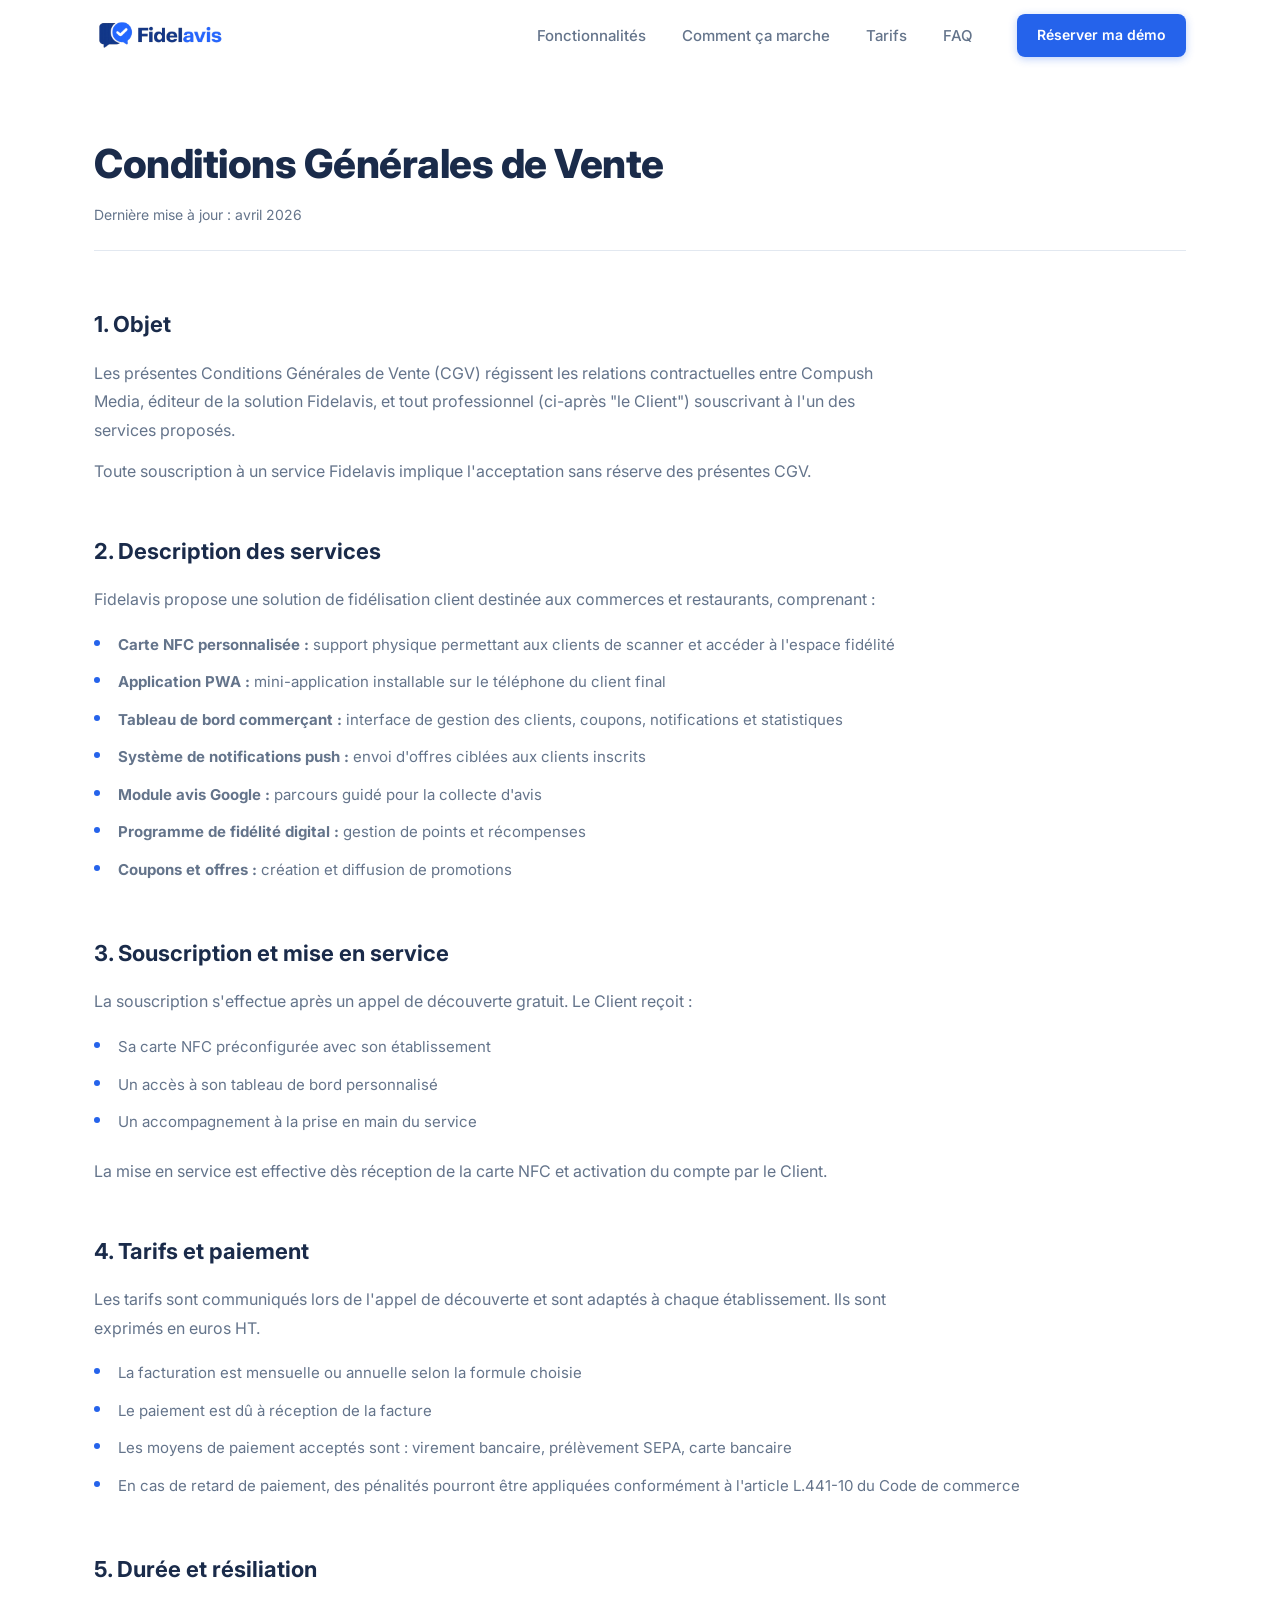
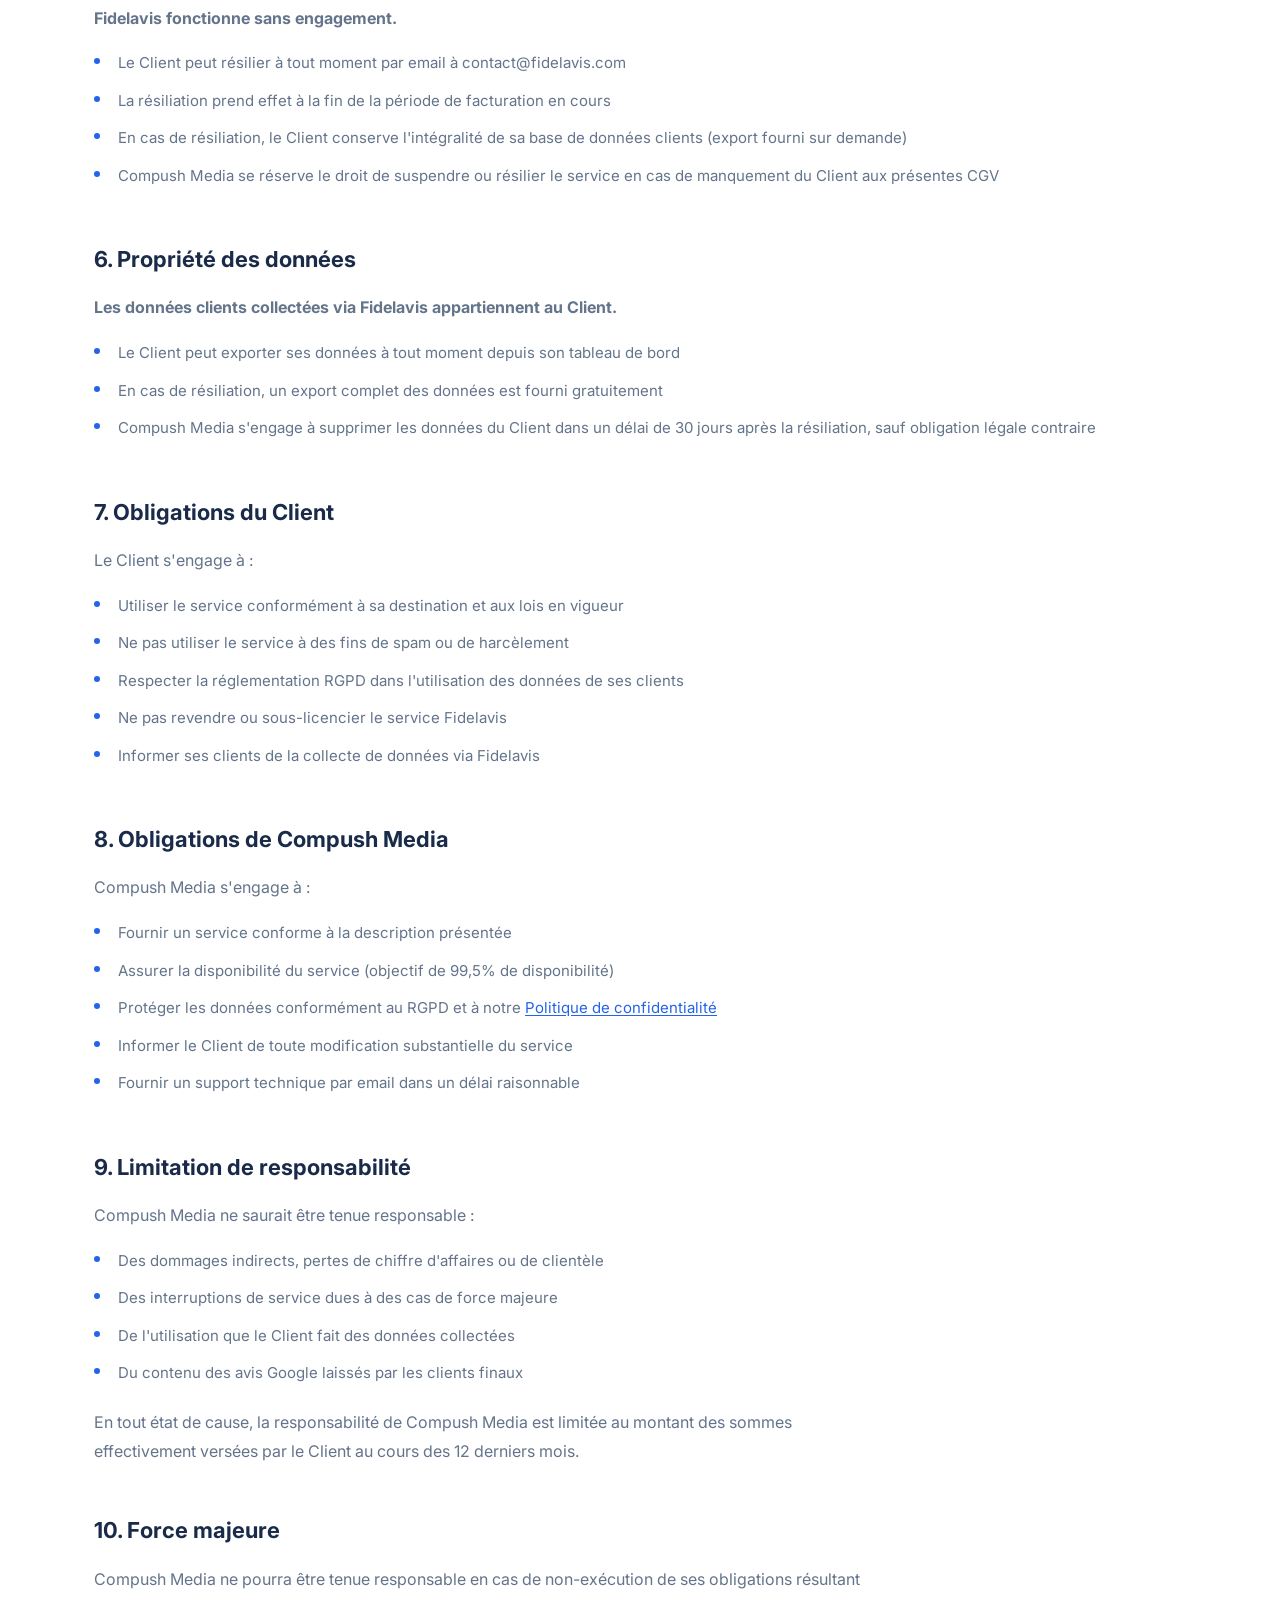
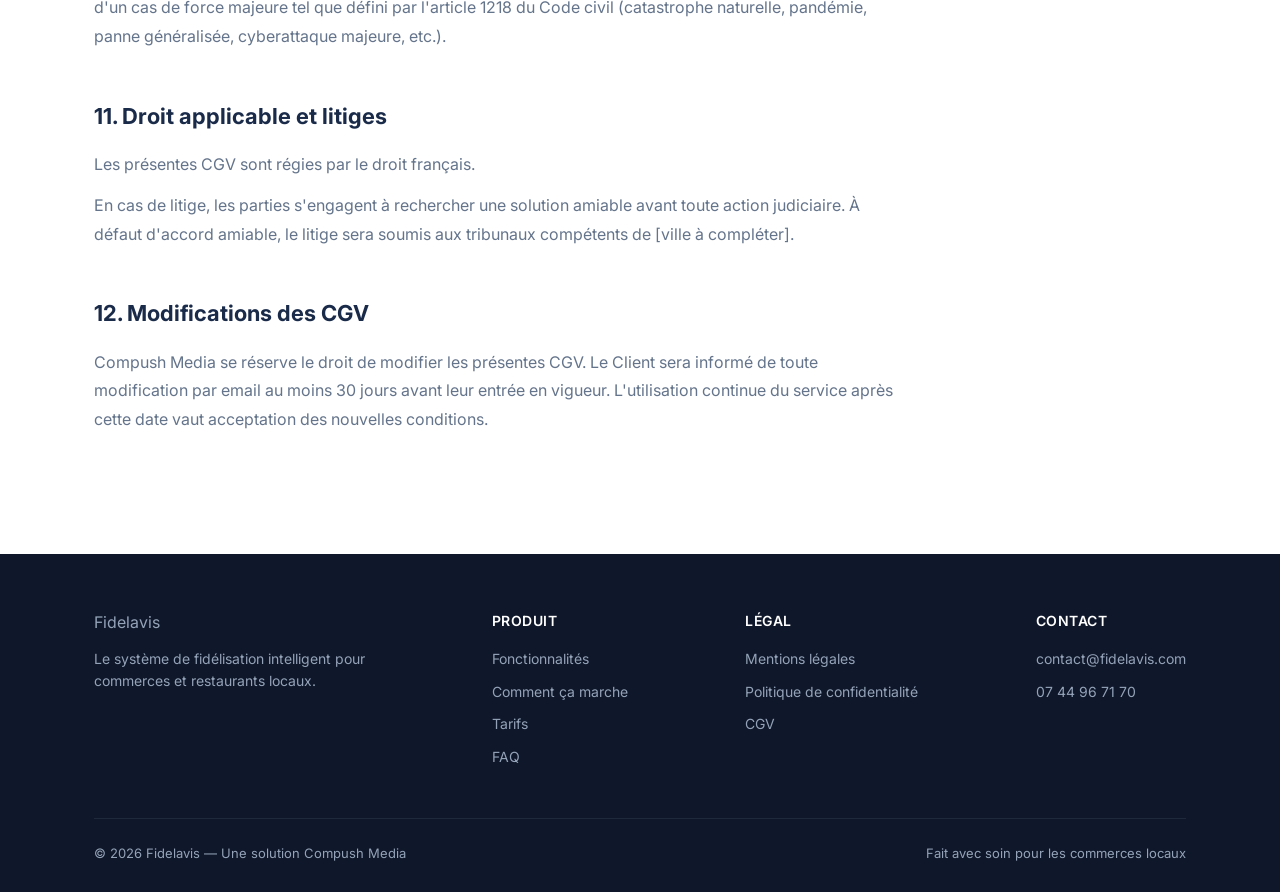
<file: cgv.html>
<!DOCTYPE html>
<html lang="fr">
<head>
  <meta charset="UTF-8">
  <meta name="viewport" content="width=device-width, initial-scale=1.0">
  <title>Conditions Générales de Vente — Fidelavis</title>
  <meta name="description" content="Conditions Générales de Vente de Fidelavis, solution de fidélisation pour commerces et restaurants.">
  <link rel="preconnect" href="https://fonts.googleapis.com">
  <link rel="preconnect" href="https://fonts.gstatic.com" crossorigin>
  <link href="https://fonts.googleapis.com/css2?family=Inter:wght@400;500;600;700;800&display=swap" rel="stylesheet">
  <link rel="stylesheet" href="css/styles.css">
  <link rel="stylesheet" href="css/legal.css">
</head>
<body>

  <!-- Navigation -->
  <nav class="nav">
    <div class="container nav__inner">
      <a href="index.html" class="nav__logo"><img src="img/LogodeFidelavis .png" alt="Fidelavis" class="nav__logo-img"></a>
      <ul class="nav__links">
        <li><a href="index.html#fonctionnalites" class="nav__link">Fonctionnalités</a></li>
        <li><a href="index.html#comment-ca-marche" class="nav__link">Comment ça marche</a></li>
        <li><a href="index.html#tarifs" class="nav__link">Tarifs</a></li>
        <li><a href="index.html#faq" class="nav__link">FAQ</a></li>
        <li class="nav__cta"><a href="index.html#demo" class="btn btn--primary btn--sm">Réserver ma démo</a></li>
      </ul>
      <button class="nav__burger" aria-label="Menu">
        <span></span><span></span><span></span>
      </button>
    </div>
  </nav>

  <!-- Content -->
  <main class="legal">
    <div class="container">
      <h1 class="legal__title">Conditions Générales de Vente</h1>
      <p class="legal__updated">Dernière mise à jour : avril 2026</p>

      <section class="legal__section">
        <h2>1. Objet</h2>
        <p>Les présentes Conditions Générales de Vente (CGV) régissent les relations contractuelles entre Compush Media, éditeur de la solution Fidelavis, et tout professionnel (ci-après "le Client") souscrivant à l'un des services proposés.</p>
        <p>Toute souscription à un service Fidelavis implique l'acceptation sans réserve des présentes CGV.</p>
      </section>

      <section class="legal__section">
        <h2>2. Description des services</h2>
        <p>Fidelavis propose une solution de fidélisation client destinée aux commerces et restaurants, comprenant :</p>
        <ul>
          <li><strong>Carte NFC personnalisée :</strong> support physique permettant aux clients de scanner et accéder à l'espace fidélité</li>
          <li><strong>Application PWA :</strong> mini-application installable sur le téléphone du client final</li>
          <li><strong>Tableau de bord commerçant :</strong> interface de gestion des clients, coupons, notifications et statistiques</li>
          <li><strong>Système de notifications push :</strong> envoi d'offres ciblées aux clients inscrits</li>
          <li><strong>Module avis Google :</strong> parcours guidé pour la collecte d'avis</li>
          <li><strong>Programme de fidélité digital :</strong> gestion de points et récompenses</li>
          <li><strong>Coupons et offres :</strong> création et diffusion de promotions</li>
        </ul>
      </section>

      <section class="legal__section">
        <h2>3. Souscription et mise en service</h2>
        <p>La souscription s'effectue après un appel de découverte gratuit. Le Client reçoit :</p>
        <ul>
          <li>Sa carte NFC préconfigurée avec son établissement</li>
          <li>Un accès à son tableau de bord personnalisé</li>
          <li>Un accompagnement à la prise en main du service</li>
        </ul>
        <p>La mise en service est effective dès réception de la carte NFC et activation du compte par le Client.</p>
      </section>

      <section class="legal__section">
        <h2>4. Tarifs et paiement</h2>
        <p>Les tarifs sont communiqués lors de l'appel de découverte et sont adaptés à chaque établissement. Ils sont exprimés en euros HT.</p>
        <ul>
          <li>La facturation est mensuelle ou annuelle selon la formule choisie</li>
          <li>Le paiement est dû à réception de la facture</li>
          <li>Les moyens de paiement acceptés sont : virement bancaire, prélèvement SEPA, carte bancaire</li>
          <li>En cas de retard de paiement, des pénalités pourront être appliquées conformément à l'article L.441-10 du Code de commerce</li>
        </ul>
      </section>

      <section class="legal__section">
        <h2>5. Durée et résiliation</h2>
        <p><strong>Fidelavis fonctionne sans engagement.</strong></p>
        <ul>
          <li>Le Client peut résilier à tout moment par email à contact@fidelavis.com</li>
          <li>La résiliation prend effet à la fin de la période de facturation en cours</li>
          <li>En cas de résiliation, le Client conserve l'intégralité de sa base de données clients (export fourni sur demande)</li>
          <li>Compush Media se réserve le droit de suspendre ou résilier le service en cas de manquement du Client aux présentes CGV</li>
        </ul>
      </section>

      <section class="legal__section">
        <h2>6. Propriété des données</h2>
        <p><strong>Les données clients collectées via Fidelavis appartiennent au Client.</strong></p>
        <ul>
          <li>Le Client peut exporter ses données à tout moment depuis son tableau de bord</li>
          <li>En cas de résiliation, un export complet des données est fourni gratuitement</li>
          <li>Compush Media s'engage à supprimer les données du Client dans un délai de 30 jours après la résiliation, sauf obligation légale contraire</li>
        </ul>
      </section>

      <section class="legal__section">
        <h2>7. Obligations du Client</h2>
        <p>Le Client s'engage à :</p>
        <ul>
          <li>Utiliser le service conformément à sa destination et aux lois en vigueur</li>
          <li>Ne pas utiliser le service à des fins de spam ou de harcèlement</li>
          <li>Respecter la réglementation RGPD dans l'utilisation des données de ses clients</li>
          <li>Ne pas revendre ou sous-licencier le service Fidelavis</li>
          <li>Informer ses clients de la collecte de données via Fidelavis</li>
        </ul>
      </section>

      <section class="legal__section">
        <h2>8. Obligations de Compush Media</h2>
        <p>Compush Media s'engage à :</p>
        <ul>
          <li>Fournir un service conforme à la description présentée</li>
          <li>Assurer la disponibilité du service (objectif de 99,5% de disponibilité)</li>
          <li>Protéger les données conformément au RGPD et à notre <a href="politique-de-confidentialite.html">Politique de confidentialité</a></li>
          <li>Informer le Client de toute modification substantielle du service</li>
          <li>Fournir un support technique par email dans un délai raisonnable</li>
        </ul>
      </section>

      <section class="legal__section">
        <h2>9. Limitation de responsabilité</h2>
        <p>Compush Media ne saurait être tenue responsable :</p>
        <ul>
          <li>Des dommages indirects, pertes de chiffre d'affaires ou de clientèle</li>
          <li>Des interruptions de service dues à des cas de force majeure</li>
          <li>De l'utilisation que le Client fait des données collectées</li>
          <li>Du contenu des avis Google laissés par les clients finaux</li>
        </ul>
        <p>En tout état de cause, la responsabilité de Compush Media est limitée au montant des sommes effectivement versées par le Client au cours des 12 derniers mois.</p>
      </section>

      <section class="legal__section">
        <h2>10. Force majeure</h2>
        <p>Compush Media ne pourra être tenue responsable en cas de non-exécution de ses obligations résultant d'un cas de force majeure tel que défini par l'article 1218 du Code civil (catastrophe naturelle, pandémie, panne généralisée, cyberattaque majeure, etc.).</p>
      </section>

      <section class="legal__section">
        <h2>11. Droit applicable et litiges</h2>
        <p>Les présentes CGV sont régies par le droit français.</p>
        <p>En cas de litige, les parties s'engagent à rechercher une solution amiable avant toute action judiciaire. À défaut d'accord amiable, le litige sera soumis aux tribunaux compétents de [ville à compléter].</p>
      </section>

      <section class="legal__section">
        <h2>12. Modifications des CGV</h2>
        <p>Compush Media se réserve le droit de modifier les présentes CGV. Le Client sera informé de toute modification par email au moins 30 jours avant leur entrée en vigueur. L'utilisation continue du service après cette date vaut acceptation des nouvelles conditions.</p>
      </section>
    </div>
  </main>

  <!-- Footer -->
  <footer class="footer">
    <div class="container">
      <div class="footer__inner">
        <div class="footer__brand">
          <div class="footer__logo">Fidel<span>avis</span></div>
          <p>Le système de fidélisation intelligent pour commerces et restaurants locaux.</p>
        </div>
        <div class="footer__col">
          <h4>Produit</h4>
          <a href="index.html#fonctionnalites">Fonctionnalités</a>
          <a href="index.html#comment-ca-marche">Comment ça marche</a>
          <a href="index.html#tarifs">Tarifs</a>
          <a href="index.html#faq">FAQ</a>
        </div>
        <div class="footer__col">
          <h4>Légal</h4>
          <a href="mentions-legales.html">Mentions légales</a>
          <a href="politique-de-confidentialite.html">Politique de confidentialité</a>
          <a href="cgv.html">CGV</a>
        </div>
        <div class="footer__col">
          <h4>Contact</h4>
          <a href="mailto:contact@fidelavis.com">contact@fidelavis.com</a>
          <a href="tel:+33744967170">07 44 96 71 70</a>
        </div>
      </div>
      <div class="footer__bottom">
        <span>&copy; 2026 Fidelavis — Une solution Compush Media</span>
        <span>Fait avec soin pour les commerces locaux</span>
      </div>
    </div>
  </footer>

  <script src="js/main.js"></script>
</body>
</html>
</file>
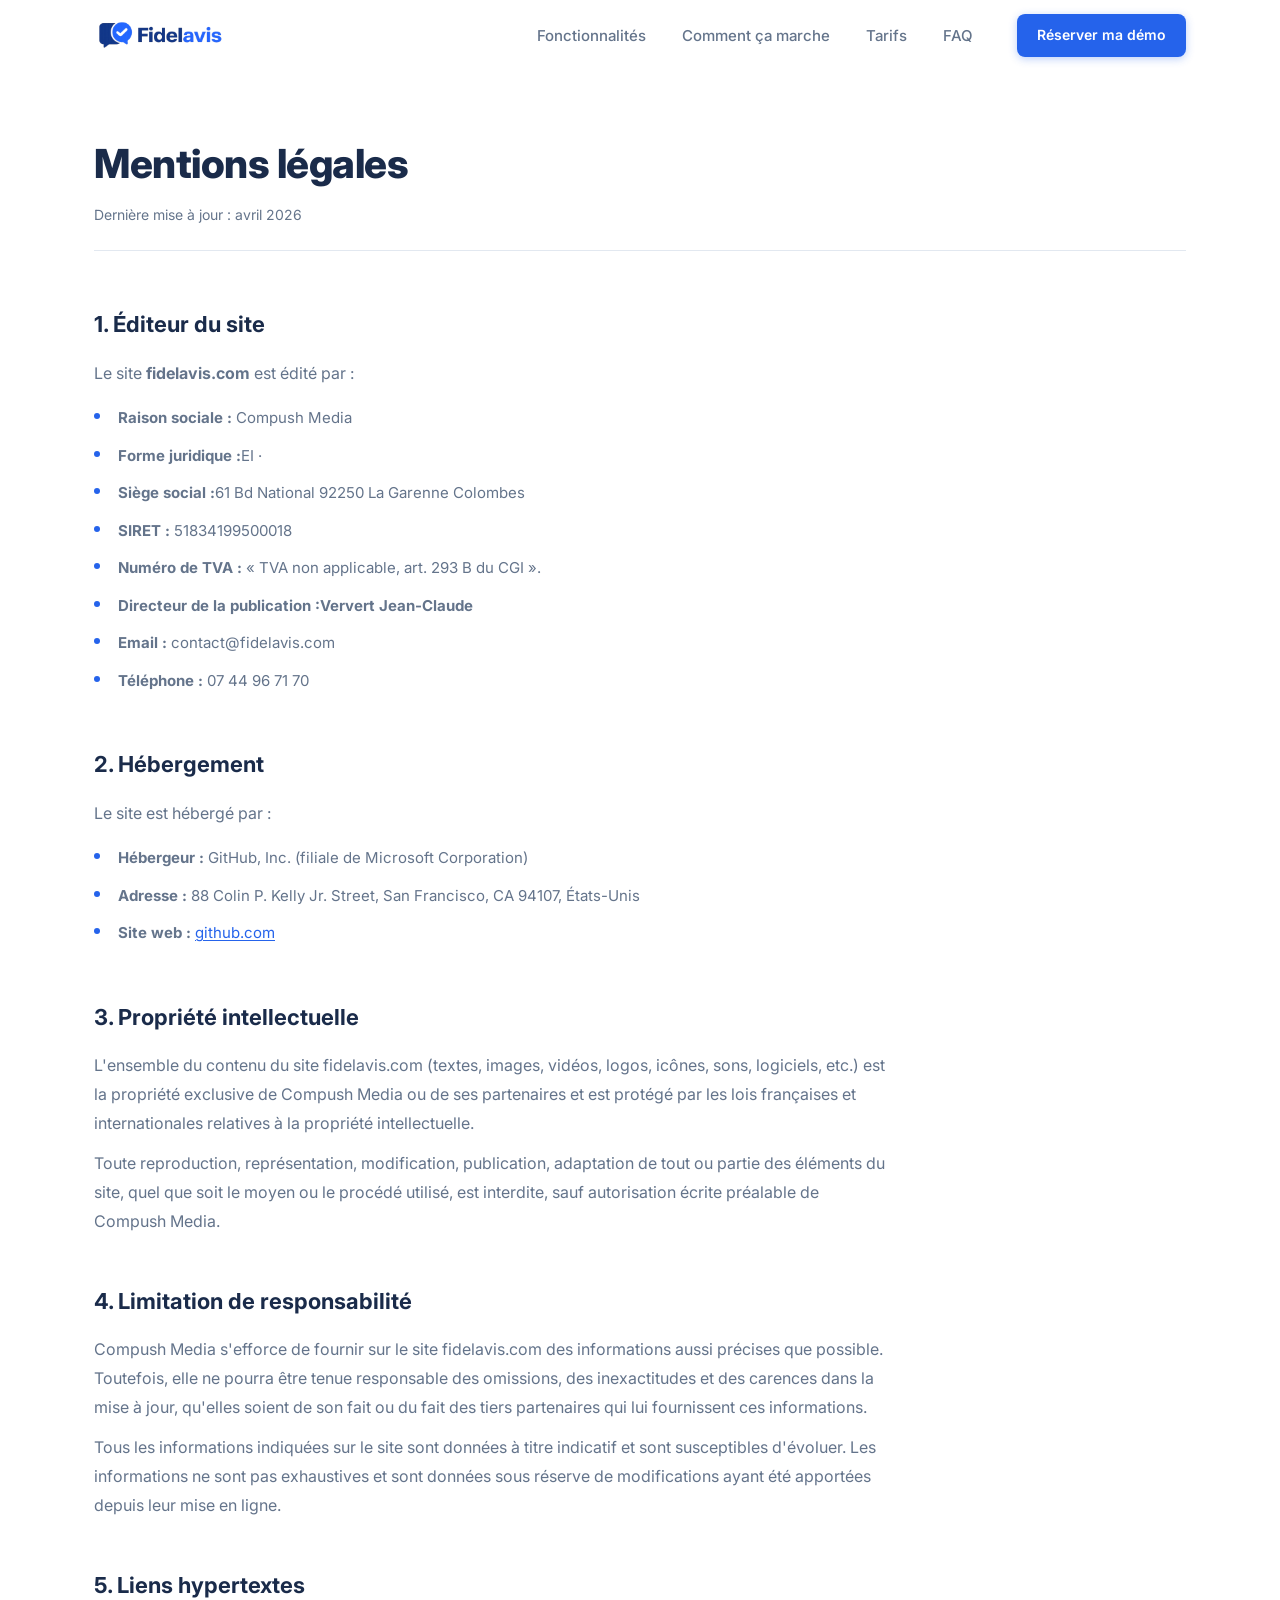
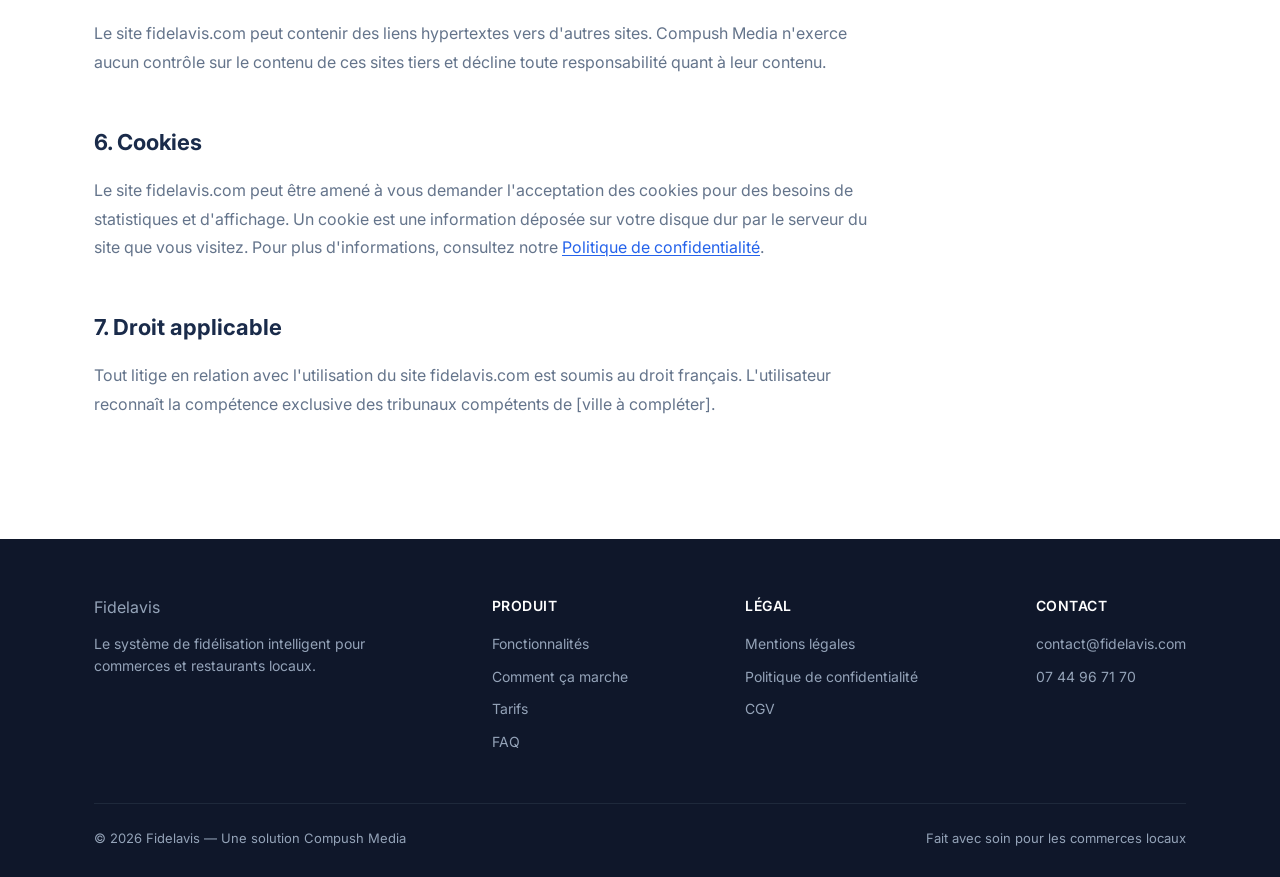
<file: mentions-legales.html>
<!DOCTYPE html>
<html lang="fr">
<head>
  <meta charset="UTF-8">
  <meta name="viewport" content="width=device-width, initial-scale=1.0">
  <title>Mentions légales — Fidelavis</title>
  <meta name="description" content="Mentions légales du site Fidelavis.com">
  <link rel="preconnect" href="https://fonts.googleapis.com">
  <link rel="preconnect" href="https://fonts.gstatic.com" crossorigin>
  <link href="https://fonts.googleapis.com/css2?family=Inter:wght@400;500;600;700;800&display=swap" rel="stylesheet">
  <link rel="stylesheet" href="css/styles.css">
  <link rel="stylesheet" href="css/legal.css">
</head>
<body>

  <!-- Navigation -->
  <nav class="nav">
    <div class="container nav__inner">
      <a href="index.html" class="nav__logo"><img src="img/LogodeFidelavis .png" alt="Fidelavis" class="nav__logo-img"></a>
      <ul class="nav__links">
        <li><a href="index.html#fonctionnalites" class="nav__link">Fonctionnalités</a></li>
        <li><a href="index.html#comment-ca-marche" class="nav__link">Comment ça marche</a></li>
        <li><a href="index.html#tarifs" class="nav__link">Tarifs</a></li>
        <li><a href="index.html#faq" class="nav__link">FAQ</a></li>
        <li class="nav__cta"><a href="index.html#demo" class="btn btn--primary btn--sm">Réserver ma démo</a></li>
      </ul>
      <button class="nav__burger" aria-label="Menu">
        <span></span><span></span><span></span>
      </button>
    </div>
  </nav>

  <!-- Content -->
  <main class="legal">
    <div class="container">
      <h1 class="legal__title">Mentions légales</h1>
      <p class="legal__updated">Dernière mise à jour : avril 2026</p>

      <section class="legal__section">
        <h2>1. Éditeur du site</h2>
        <p>Le site <strong>fidelavis.com</strong> est édité par :</p>
        <ul>
          <li><strong>Raison sociale :</strong> Compush Media</li>
          <li><strong>Forme juridique :</strong>EI ·</li>
          <li><strong>Siège social :</strong>61 Bd National 92250 La Garenne Colombes</li>
          <li><strong>SIRET :</strong> 51834199500018</li>
          <li><strong>Numéro de TVA :</strong> « TVA non applicable, art. 293 B du CGI ».</li>
          <li><strong>Directeur de la publication :Ververt Jean-Claude</strong></li>
          <li><strong>Email :</strong> contact@fidelavis.com</li>
          <li><strong>Téléphone :</strong> 07 44 96 71 70</li>
        </ul>
      </section>

      <section class="legal__section">
        <h2>2. Hébergement</h2>
        <p>Le site est hébergé par :</p>
        <ul>
          <li><strong>Hébergeur :</strong> GitHub, Inc. (filiale de Microsoft Corporation)</li>
          <li><strong>Adresse :</strong> 88 Colin P. Kelly Jr. Street, San Francisco, CA 94107, États-Unis</li>
          <li><strong>Site web :</strong> <a href="https://github.com" target="_blank" rel="noopener">github.com</a></li>
        </ul>
      </section>

      <section class="legal__section">
        <h2>3. Propriété intellectuelle</h2>
        <p>L'ensemble du contenu du site fidelavis.com (textes, images, vidéos, logos, icônes, sons, logiciels, etc.) est la propriété exclusive de Compush Media ou de ses partenaires et est protégé par les lois françaises et internationales relatives à la propriété intellectuelle.</p>
        <p>Toute reproduction, représentation, modification, publication, adaptation de tout ou partie des éléments du site, quel que soit le moyen ou le procédé utilisé, est interdite, sauf autorisation écrite préalable de Compush Media.</p>
      </section>

      <section class="legal__section">
        <h2>4. Limitation de responsabilité</h2>
        <p>Compush Media s'efforce de fournir sur le site fidelavis.com des informations aussi précises que possible. Toutefois, elle ne pourra être tenue responsable des omissions, des inexactitudes et des carences dans la mise à jour, qu'elles soient de son fait ou du fait des tiers partenaires qui lui fournissent ces informations.</p>
        <p>Tous les informations indiquées sur le site sont données à titre indicatif et sont susceptibles d'évoluer. Les informations ne sont pas exhaustives et sont données sous réserve de modifications ayant été apportées depuis leur mise en ligne.</p>
      </section>

      <section class="legal__section">
        <h2>5. Liens hypertextes</h2>
        <p>Le site fidelavis.com peut contenir des liens hypertextes vers d'autres sites. Compush Media n'exerce aucun contrôle sur le contenu de ces sites tiers et décline toute responsabilité quant à leur contenu.</p>
      </section>

      <section class="legal__section">
        <h2>6. Cookies</h2>
        <p>Le site fidelavis.com peut être amené à vous demander l'acceptation des cookies pour des besoins de statistiques et d'affichage. Un cookie est une information déposée sur votre disque dur par le serveur du site que vous visitez. Pour plus d'informations, consultez notre <a href="politique-de-confidentialite.html">Politique de confidentialité</a>.</p>
      </section>

      <section class="legal__section">
        <h2>7. Droit applicable</h2>
        <p>Tout litige en relation avec l'utilisation du site fidelavis.com est soumis au droit français. L'utilisateur reconnaît la compétence exclusive des tribunaux compétents de [ville à compléter].</p>
      </section>
    </div>
  </main>

  <!-- Footer -->
  <footer class="footer">
    <div class="container">
      <div class="footer__inner">
        <div class="footer__brand">
          <div class="footer__logo">Fidel<span>avis</span></div>
          <p>Le système de fidélisation intelligent pour commerces et restaurants locaux.</p>
        </div>
        <div class="footer__col">
          <h4>Produit</h4>
          <a href="index.html#fonctionnalites">Fonctionnalités</a>
          <a href="index.html#comment-ca-marche">Comment ça marche</a>
          <a href="index.html#tarifs">Tarifs</a>
          <a href="index.html#faq">FAQ</a>
        </div>
        <div class="footer__col">
          <h4>Légal</h4>
          <a href="mentions-legales.html">Mentions légales</a>
          <a href="politique-de-confidentialite.html">Politique de confidentialité</a>
          <a href="cgv.html">CGV</a>
        </div>
        <div class="footer__col">
          <h4>Contact</h4>
          <a href="mailto:contact@fidelavis.com">contact@fidelavis.com</a>
          <a href="tel:+33744967170">07 44 96 71 70</a>
        </div>
      </div>
      <div class="footer__bottom">
        <span>&copy; 2026 Fidelavis — Une solution Compush Media</span>
        <span>Fait avec soin pour les commerces locaux</span>
      </div>
    </div>
  </footer>

  <script src="js/main.js"></script>
</body>
</html>
</file>
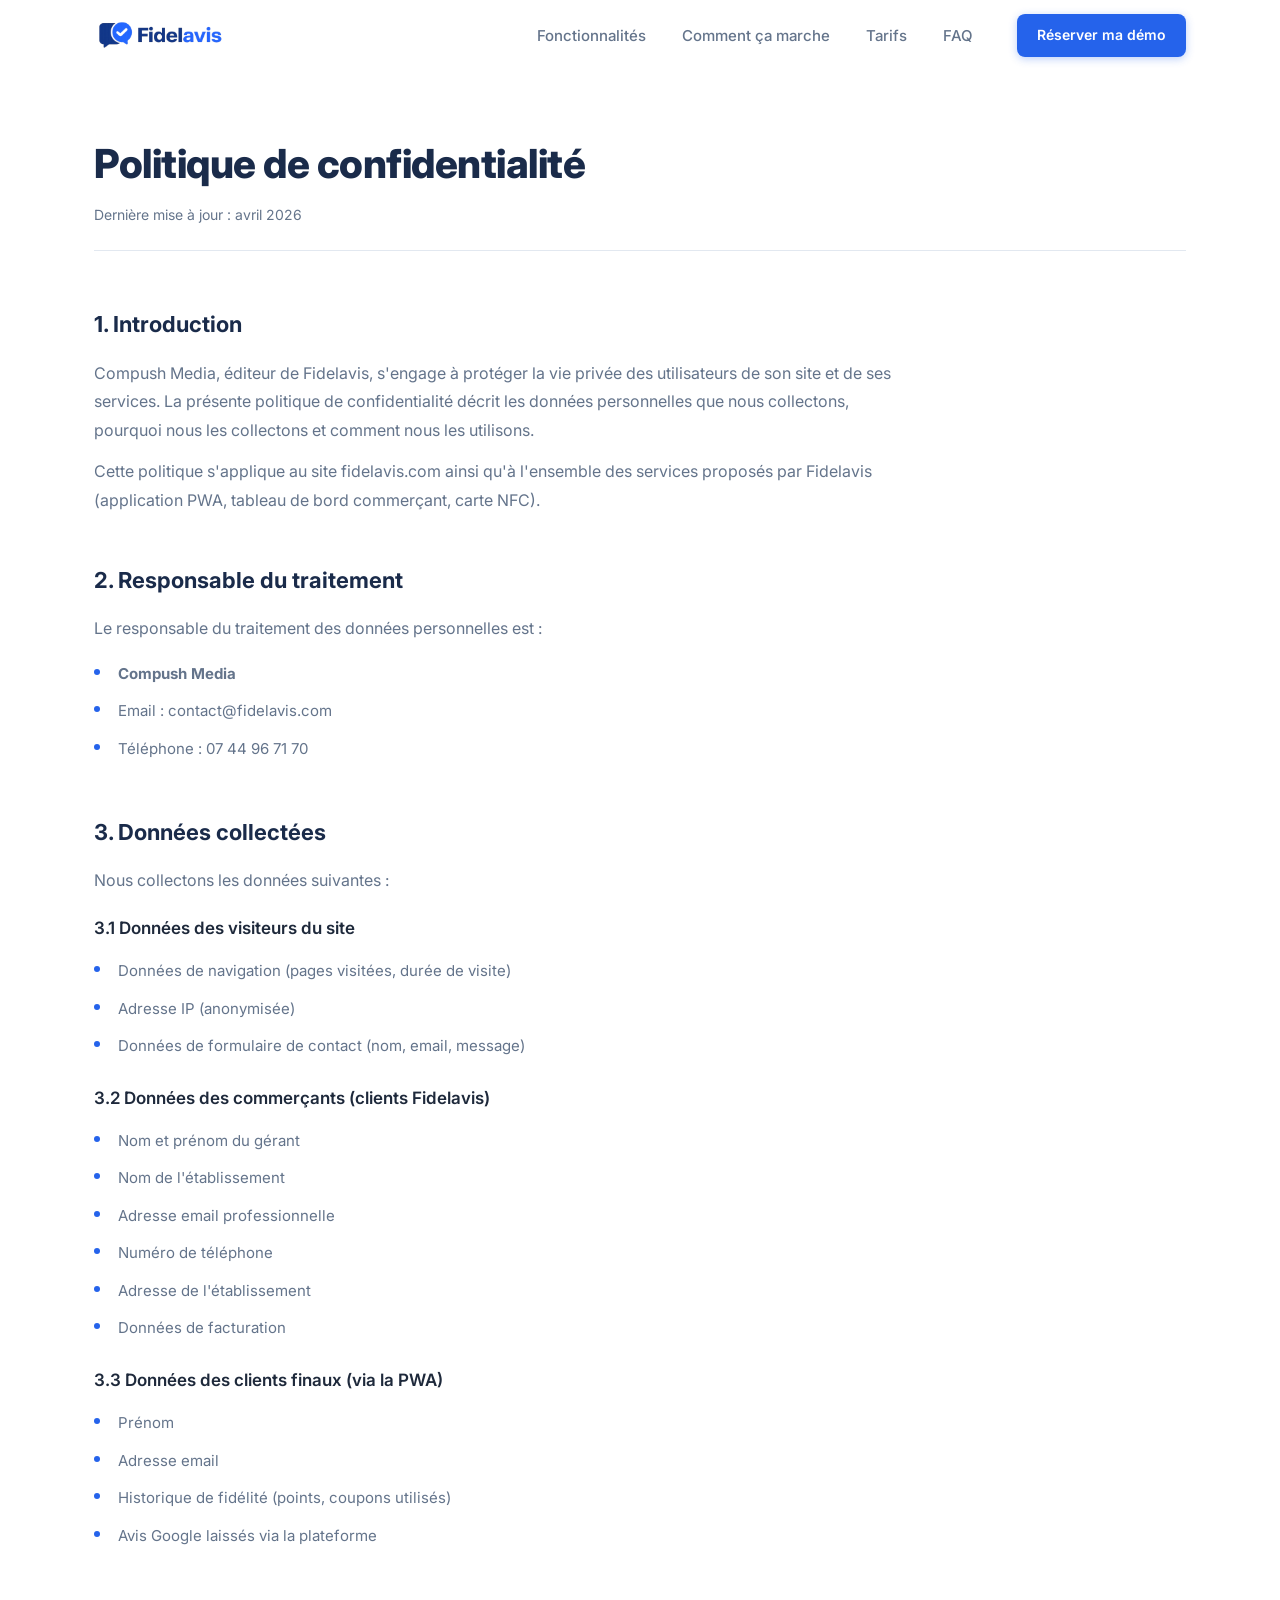
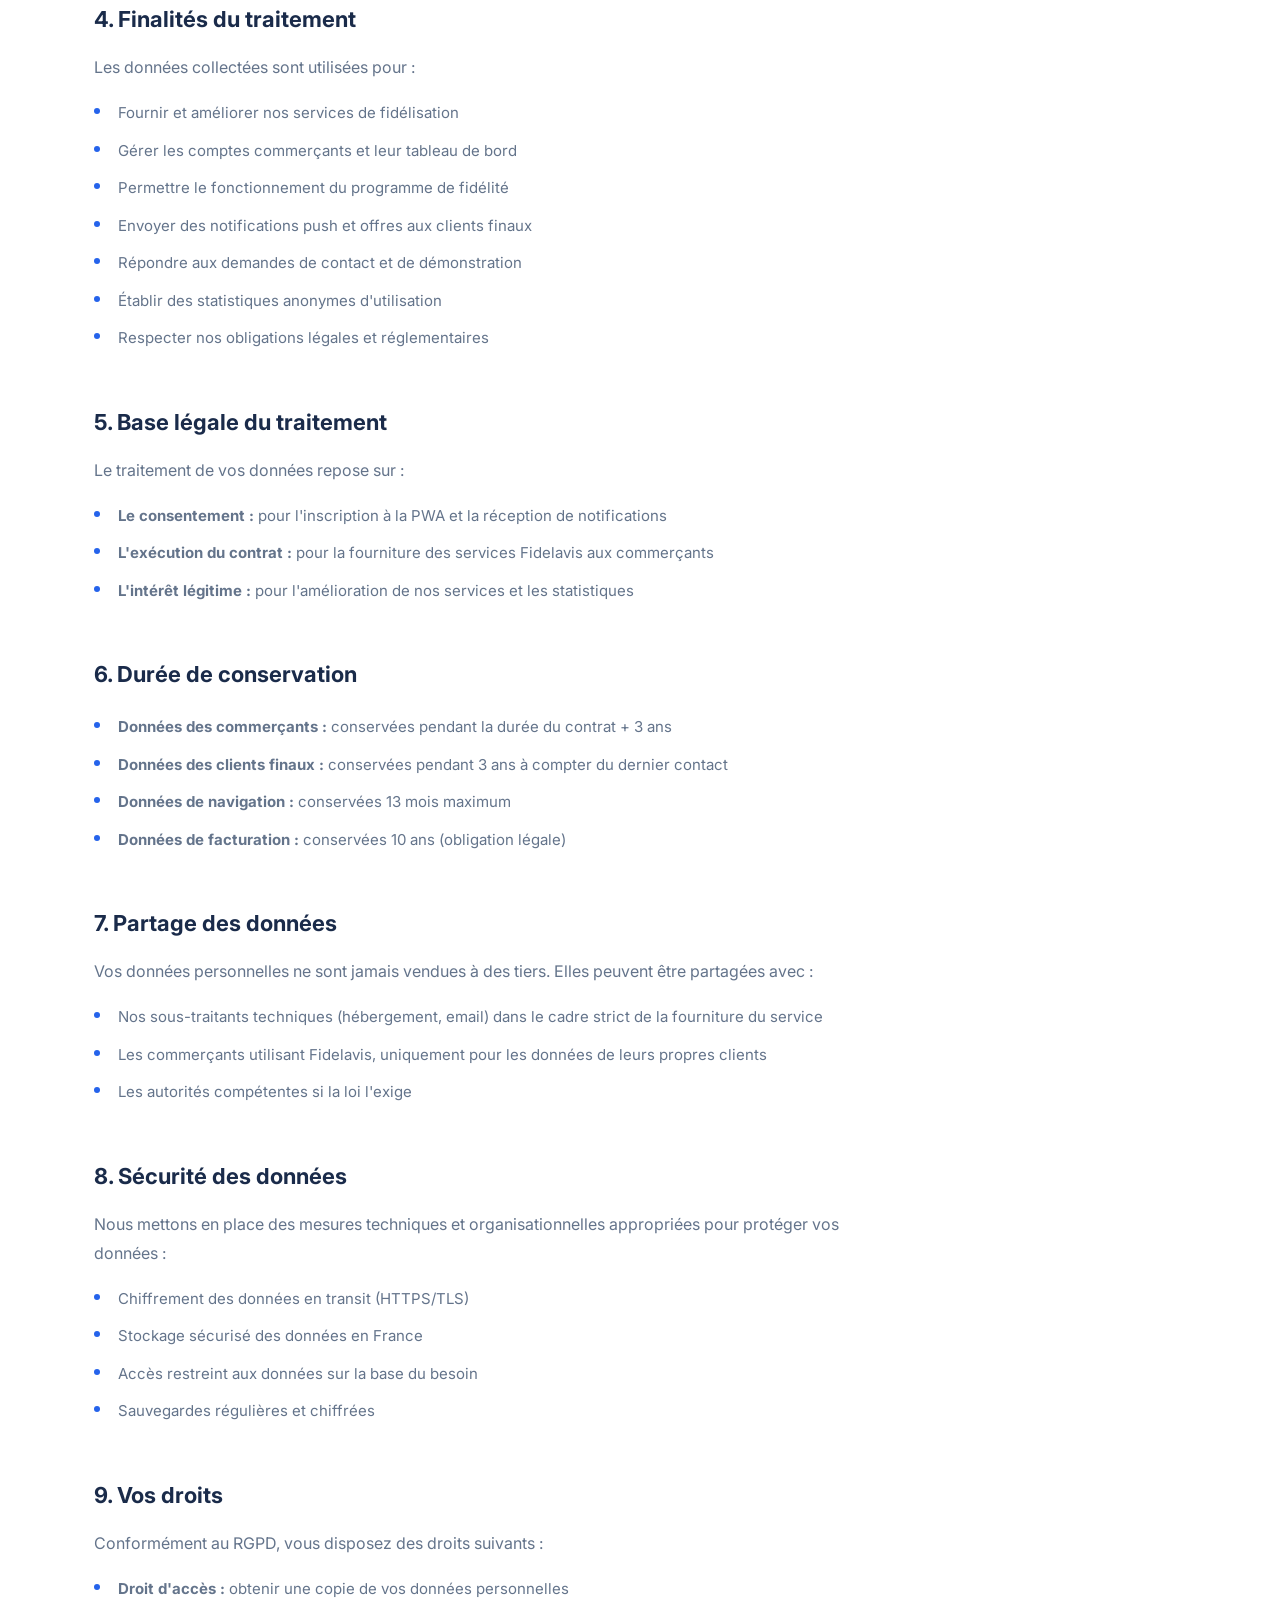
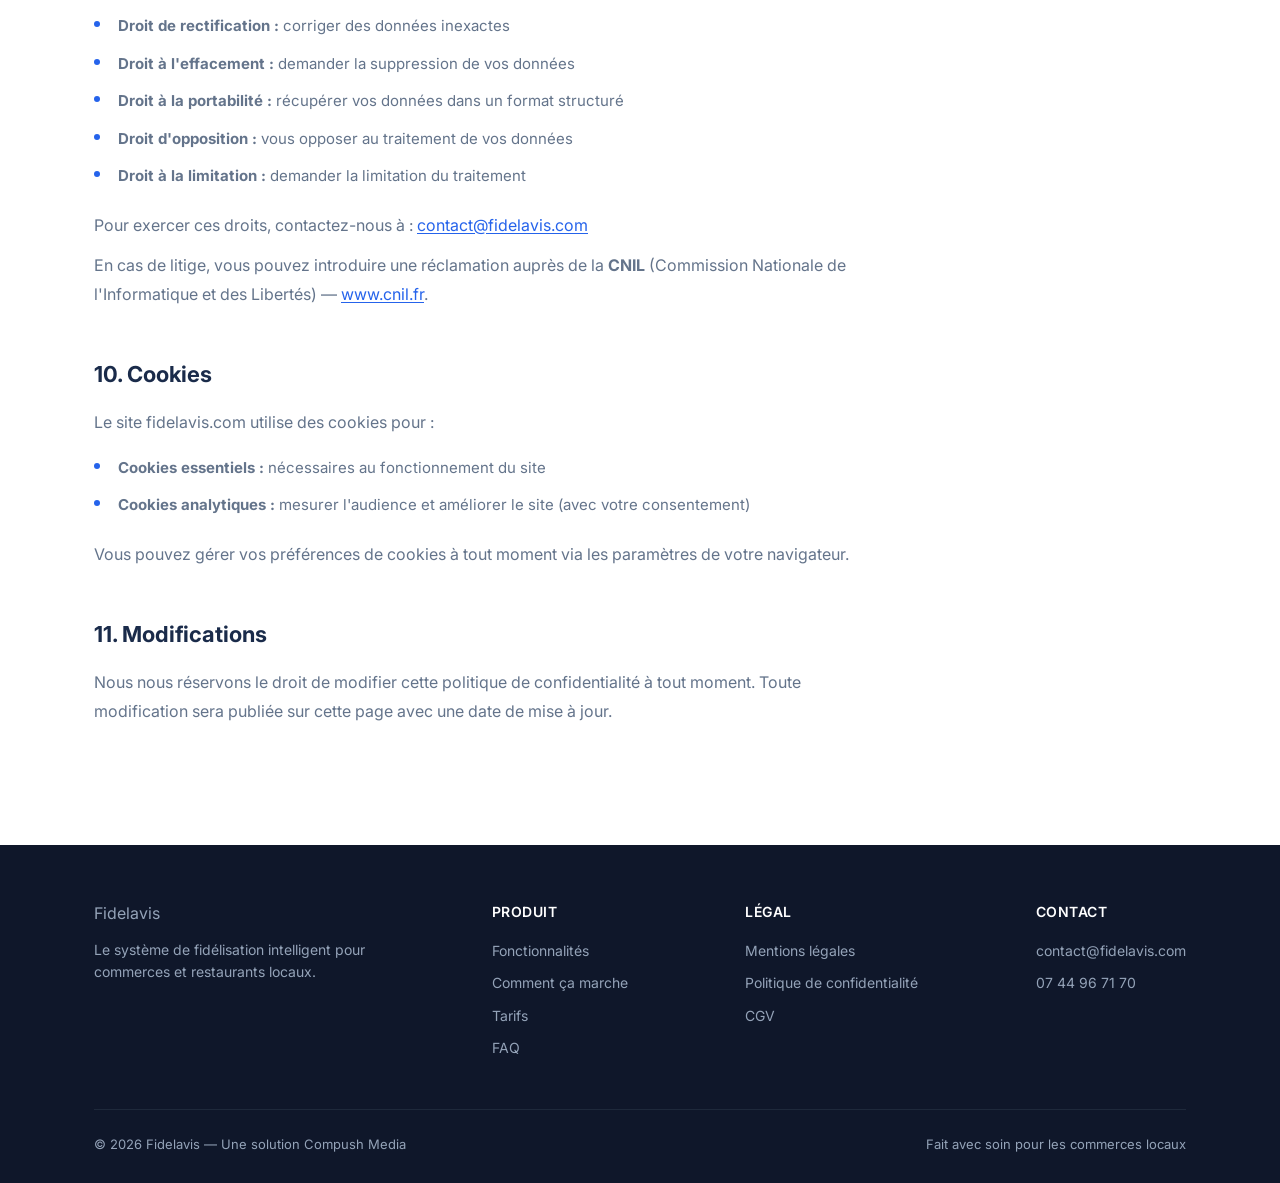
<file: politique-de-confidentialite.html>
<!DOCTYPE html>
<html lang="fr">
<head>
  <meta charset="UTF-8">
  <meta name="viewport" content="width=device-width, initial-scale=1.0">
  <title>Politique de confidentialité — Fidelavis</title>
  <meta name="description" content="Politique de confidentialité et protection des données personnelles de Fidelavis.">
  <link rel="preconnect" href="https://fonts.googleapis.com">
  <link rel="preconnect" href="https://fonts.gstatic.com" crossorigin>
  <link href="https://fonts.googleapis.com/css2?family=Inter:wght@400;500;600;700;800&display=swap" rel="stylesheet">
  <link rel="stylesheet" href="css/styles.css">
  <link rel="stylesheet" href="css/legal.css">
</head>
<body>

  <!-- Navigation -->
  <nav class="nav">
    <div class="container nav__inner">
      <a href="index.html" class="nav__logo"><img src="img/LogodeFidelavis .png" alt="Fidelavis" class="nav__logo-img"></a>
      <ul class="nav__links">
        <li><a href="index.html#fonctionnalites" class="nav__link">Fonctionnalités</a></li>
        <li><a href="index.html#comment-ca-marche" class="nav__link">Comment ça marche</a></li>
        <li><a href="index.html#tarifs" class="nav__link">Tarifs</a></li>
        <li><a href="index.html#faq" class="nav__link">FAQ</a></li>
        <li class="nav__cta"><a href="index.html#demo" class="btn btn--primary btn--sm">Réserver ma démo</a></li>
      </ul>
      <button class="nav__burger" aria-label="Menu">
        <span></span><span></span><span></span>
      </button>
    </div>
  </nav>

  <!-- Content -->
  <main class="legal">
    <div class="container">
      <h1 class="legal__title">Politique de confidentialité</h1>
      <p class="legal__updated">Dernière mise à jour : avril 2026</p>

      <section class="legal__section">
        <h2>1. Introduction</h2>
        <p>Compush Media, éditeur de Fidelavis, s'engage à protéger la vie privée des utilisateurs de son site et de ses services. La présente politique de confidentialité décrit les données personnelles que nous collectons, pourquoi nous les collectons et comment nous les utilisons.</p>
        <p>Cette politique s'applique au site fidelavis.com ainsi qu'à l'ensemble des services proposés par Fidelavis (application PWA, tableau de bord commerçant, carte NFC).</p>
      </section>

      <section class="legal__section">
        <h2>2. Responsable du traitement</h2>
        <p>Le responsable du traitement des données personnelles est :</p>
        <ul>
          <li><strong>Compush Media</strong></li>
          <li>Email : contact@fidelavis.com</li>
          <li>Téléphone : 07 44 96 71 70</li>
        </ul>
      </section>

      <section class="legal__section">
        <h2>3. Données collectées</h2>
        <p>Nous collectons les données suivantes :</p>
        <h3>3.1 Données des visiteurs du site</h3>
        <ul>
          <li>Données de navigation (pages visitées, durée de visite)</li>
          <li>Adresse IP (anonymisée)</li>
          <li>Données de formulaire de contact (nom, email, message)</li>
        </ul>
        <h3>3.2 Données des commerçants (clients Fidelavis)</h3>
        <ul>
          <li>Nom et prénom du gérant</li>
          <li>Nom de l'établissement</li>
          <li>Adresse email professionnelle</li>
          <li>Numéro de téléphone</li>
          <li>Adresse de l'établissement</li>
          <li>Données de facturation</li>
        </ul>
        <h3>3.3 Données des clients finaux (via la PWA)</h3>
        <ul>
          <li>Prénom</li>
          <li>Adresse email</li>
          <li>Historique de fidélité (points, coupons utilisés)</li>
          <li>Avis Google laissés via la plateforme</li>
        </ul>
      </section>

      <section class="legal__section">
        <h2>4. Finalités du traitement</h2>
        <p>Les données collectées sont utilisées pour :</p>
        <ul>
          <li>Fournir et améliorer nos services de fidélisation</li>
          <li>Gérer les comptes commerçants et leur tableau de bord</li>
          <li>Permettre le fonctionnement du programme de fidélité</li>
          <li>Envoyer des notifications push et offres aux clients finaux</li>
          <li>Répondre aux demandes de contact et de démonstration</li>
          <li>Établir des statistiques anonymes d'utilisation</li>
          <li>Respecter nos obligations légales et réglementaires</li>
        </ul>
      </section>

      <section class="legal__section">
        <h2>5. Base légale du traitement</h2>
        <p>Le traitement de vos données repose sur :</p>
        <ul>
          <li><strong>Le consentement :</strong> pour l'inscription à la PWA et la réception de notifications</li>
          <li><strong>L'exécution du contrat :</strong> pour la fourniture des services Fidelavis aux commerçants</li>
          <li><strong>L'intérêt légitime :</strong> pour l'amélioration de nos services et les statistiques</li>
        </ul>
      </section>

      <section class="legal__section">
        <h2>6. Durée de conservation</h2>
        <ul>
          <li><strong>Données des commerçants :</strong> conservées pendant la durée du contrat + 3 ans</li>
          <li><strong>Données des clients finaux :</strong> conservées pendant 3 ans à compter du dernier contact</li>
          <li><strong>Données de navigation :</strong> conservées 13 mois maximum</li>
          <li><strong>Données de facturation :</strong> conservées 10 ans (obligation légale)</li>
        </ul>
      </section>

      <section class="legal__section">
        <h2>7. Partage des données</h2>
        <p>Vos données personnelles ne sont jamais vendues à des tiers. Elles peuvent être partagées avec :</p>
        <ul>
          <li>Nos sous-traitants techniques (hébergement, email) dans le cadre strict de la fourniture du service</li>
          <li>Les commerçants utilisant Fidelavis, uniquement pour les données de leurs propres clients</li>
          <li>Les autorités compétentes si la loi l'exige</li>
        </ul>
      </section>

      <section class="legal__section">
        <h2>8. Sécurité des données</h2>
        <p>Nous mettons en place des mesures techniques et organisationnelles appropriées pour protéger vos données :</p>
        <ul>
          <li>Chiffrement des données en transit (HTTPS/TLS)</li>
          <li>Stockage sécurisé des données en France</li>
          <li>Accès restreint aux données sur la base du besoin</li>
          <li>Sauvegardes régulières et chiffrées</li>
        </ul>
      </section>

      <section class="legal__section">
        <h2>9. Vos droits</h2>
        <p>Conformément au RGPD, vous disposez des droits suivants :</p>
        <ul>
          <li><strong>Droit d'accès :</strong> obtenir une copie de vos données personnelles</li>
          <li><strong>Droit de rectification :</strong> corriger des données inexactes</li>
          <li><strong>Droit à l'effacement :</strong> demander la suppression de vos données</li>
          <li><strong>Droit à la portabilité :</strong> récupérer vos données dans un format structuré</li>
          <li><strong>Droit d'opposition :</strong> vous opposer au traitement de vos données</li>
          <li><strong>Droit à la limitation :</strong> demander la limitation du traitement</li>
        </ul>
        <p>Pour exercer ces droits, contactez-nous à : <a href="mailto:contact@fidelavis.com">contact@fidelavis.com</a></p>
        <p>En cas de litige, vous pouvez introduire une réclamation auprès de la <strong>CNIL</strong> (Commission Nationale de l'Informatique et des Libertés) — <a href="https://www.cnil.fr" target="_blank" rel="noopener">www.cnil.fr</a>.</p>
      </section>

      <section class="legal__section">
        <h2>10. Cookies</h2>
        <p>Le site fidelavis.com utilise des cookies pour :</p>
        <ul>
          <li><strong>Cookies essentiels :</strong> nécessaires au fonctionnement du site</li>
          <li><strong>Cookies analytiques :</strong> mesurer l'audience et améliorer le site (avec votre consentement)</li>
        </ul>
        <p>Vous pouvez gérer vos préférences de cookies à tout moment via les paramètres de votre navigateur.</p>
      </section>

      <section class="legal__section">
        <h2>11. Modifications</h2>
        <p>Nous nous réservons le droit de modifier cette politique de confidentialité à tout moment. Toute modification sera publiée sur cette page avec une date de mise à jour.</p>
      </section>
    </div>
  </main>

  <!-- Footer -->
  <footer class="footer">
    <div class="container">
      <div class="footer__inner">
        <div class="footer__brand">
          <div class="footer__logo">Fidel<span>avis</span></div>
          <p>Le système de fidélisation intelligent pour commerces et restaurants locaux.</p>
        </div>
        <div class="footer__col">
          <h4>Produit</h4>
          <a href="index.html#fonctionnalites">Fonctionnalités</a>
          <a href="index.html#comment-ca-marche">Comment ça marche</a>
          <a href="index.html#tarifs">Tarifs</a>
          <a href="index.html#faq">FAQ</a>
        </div>
        <div class="footer__col">
          <h4>Légal</h4>
          <a href="mentions-legales.html">Mentions légales</a>
          <a href="politique-de-confidentialite.html">Politique de confidentialité</a>
          <a href="cgv.html">CGV</a>
        </div>
        <div class="footer__col">
          <h4>Contact</h4>
          <a href="mailto:contact@fidelavis.com">contact@fidelavis.com</a>
          <a href="tel:+33744967170">07 44 96 71 70</a>
        </div>
      </div>
      <div class="footer__bottom">
        <span>&copy; 2026 Fidelavis — Une solution Compush Media</span>
        <span>Fait avec soin pour les commerces locaux</span>
      </div>
    </div>
  </footer>

  <script src="js/main.js"></script>
</body>
</html>
</file>
<file: css/styles.css>
/* ===========================
   FIDELAVIS — Styles v2
   Premium SaaS Landing Page
   =========================== */

/* --- Variables --- */
:root {
  --color-primary: #1A2B4A;
  --color-accent: #2563EB;
  --color-accent-hover: #1D4ED8;
  --color-accent-light: #EEF2FF;
  --color-green: #10B981;
  --color-green-light: #D1FAE5;
  --color-bg: #FFFFFF;
  --color-bg-alt: #F8FAFC;
  --color-bg-dark: #0F172A;
  --color-text: #1E293B;
  --color-text-light: #64748B;
  --color-text-inverse: #FFFFFF;
  --color-border: #E2E8F0;
  --font-main: 'Inter', -apple-system, BlinkMacSystemFont, sans-serif;
  --radius-sm: 8px;
  --radius-md: 12px;
  --radius-lg: 16px;
  --radius-xl: 24px;
  --shadow-sm: 0 1px 3px rgba(0,0,0,0.06);
  --shadow-md: 0 4px 16px rgba(0,0,0,0.08);
  --shadow-lg: 0 8px 30px rgba(0,0,0,0.12);
  --shadow-xl: 0 16px 48px rgba(0,0,0,0.14);
  --shadow-glow: 0 0 40px rgba(37,99,235,0.15);
  --max-width: 1140px;
  --nav-height: 72px;
}

/* --- Reset --- */
*, *::before, *::after {
  margin: 0;
  padding: 0;
  box-sizing: border-box;
}

html {
  scroll-behavior: smooth;
  scroll-padding-top: var(--nav-height);
}

body {
  font-family: var(--font-main);
  color: var(--color-text);
  background: var(--color-bg);
  line-height: 1.6;
  -webkit-font-smoothing: antialiased;
  overflow-x: hidden;
}

img {
  max-width: 100%;
  height: auto;
  display: block;
}

a { text-decoration: none; color: inherit; }
ul { list-style: none; }

/* --- Utility --- */
.container {
  width: 100%;
  max-width: var(--max-width);
  margin: 0 auto;
  padding: 0 24px;
}

.section {
  padding: 100px 0;
}

.section--alt {
  background: var(--color-bg-alt);
}

.section--dark {
  background: var(--color-bg-dark);
  color: var(--color-text-inverse);
}

.section-label {
  display: inline-block;
  font-size: 13px;
  font-weight: 600;
  text-transform: uppercase;
  letter-spacing: 1.5px;
  color: var(--color-accent);
  margin-bottom: 12px;
}

.section-title {
  font-size: 36px;
  font-weight: 800;
  line-height: 1.2;
  color: var(--color-primary);
  margin-bottom: 16px;
}

.section--dark .section-title {
  color: var(--color-text-inverse);
}

.section-subtitle {
  font-size: 18px;
  color: var(--color-text-light);
  max-width: 640px;
  line-height: 1.7;
}

.section--dark .section-subtitle {
  color: #94A3B8;
}

.text-center { text-align: center; }
.mx-auto { margin-left: auto; margin-right: auto; }

/* --- Scroll Reveal --- */
.reveal {
  opacity: 0;
  transform: translateY(30px);
  transition: opacity 0.7s cubic-bezier(0.16, 1, 0.3, 1), transform 0.7s cubic-bezier(0.16, 1, 0.3, 1);
}

.reveal.revealed {
  opacity: 1;
  transform: translateY(0);
}

.reveal-delay-1 { transition-delay: 0.1s; }
.reveal-delay-2 { transition-delay: 0.2s; }
.reveal-delay-3 { transition-delay: 0.3s; }
.reveal-delay-4 { transition-delay: 0.4s; }
.reveal-delay-5 { transition-delay: 0.5s; }
.reveal-delay-6 { transition-delay: 0.6s; }

/* --- Buttons --- */
.btn {
  display: inline-flex;
  align-items: center;
  justify-content: center;
  gap: 8px;
  font-family: var(--font-main);
  font-size: 16px;
  font-weight: 600;
  padding: 16px 32px;
  border-radius: var(--radius-sm);
  border: none;
  cursor: pointer;
  transition: all 0.3s cubic-bezier(0.16, 1, 0.3, 1);
  white-space: nowrap;
  position: relative;
}

.btn--primary {
  background: var(--color-accent);
  color: var(--color-text-inverse);
  box-shadow: 0 2px 8px rgba(37,99,235,0.3);
}

.btn--primary:hover {
  background: var(--color-accent-hover);
  transform: translateY(-2px);
  box-shadow: 0 6px 20px rgba(37,99,235,0.4);
}

.btn--primary:active {
  transform: translateY(0);
}

.btn--secondary {
  background: transparent;
  color: var(--color-accent);
  border: 2px solid var(--color-accent);
}

.btn--secondary:hover {
  background: var(--color-accent);
  color: var(--color-text-inverse);
  transform: translateY(-2px);
  box-shadow: 0 6px 20px rgba(37,99,235,0.3);
}

.btn--white {
  background: var(--color-bg);
  color: var(--color-primary);
  box-shadow: 0 2px 8px rgba(0,0,0,0.1);
}

.btn--white:hover {
  background: #F1F5F9;
  transform: translateY(-2px);
  box-shadow: 0 6px 20px rgba(0,0,0,0.15);
}

.btn--sm {
  font-size: 14px;
  padding: 10px 20px;
}

.btn--lg {
  font-size: 17px;
  padding: 18px 36px;
  border-radius: var(--radius-md);
}

.btn svg {
  width: 20px;
  height: 20px;
  transition: transform 0.3s ease;
}

.btn:hover svg {
  transform: translateX(3px);
}

/* ===========================
   NAVIGATION
   =========================== */
.nav {
  position: fixed;
  top: 0;
  left: 0;
  right: 0;
  height: var(--nav-height);
  background: rgba(255,255,255,0.92);
  backdrop-filter: blur(12px);
  -webkit-backdrop-filter: blur(12px);
  border-bottom: 1px solid transparent;
  z-index: 1000;
  transition: all 0.3s ease;
}

.nav--scrolled {
  border-bottom-color: var(--color-border);
  box-shadow: var(--shadow-sm);
}

.nav__inner {
  display: flex;
  align-items: center;
  justify-content: space-between;
  height: 100%;
}

.nav__logo {
  display: flex;
  align-items: center;
}

.nav__logo-img {
  height: 40px;
  width: auto;
  object-fit: contain;
}

.nav__links {
  display: flex;
  align-items: center;
  gap: 36px;
}

.nav__link {
  font-size: 15px;
  font-weight: 500;
  color: var(--color-text-light);
  transition: color 0.2s;
  position: relative;
}

.nav__link::after {
  content: '';
  position: absolute;
  bottom: -4px;
  left: 0;
  width: 0;
  height: 2px;
  background: var(--color-accent);
  transition: width 0.3s ease;
}

.nav__link:hover {
  color: var(--color-primary);
}

.nav__link:hover::after {
  width: 100%;
}

.nav__cta {
  margin-left: 8px;
}

.nav__burger {
  display: none;
  flex-direction: column;
  gap: 5px;
  background: none;
  border: none;
  cursor: pointer;
  padding: 4px;
}

.nav__burger span {
  display: block;
  width: 24px;
  height: 2px;
  background: var(--color-primary);
  border-radius: 2px;
  transition: all 0.3s ease;
}

/* ===========================
   HERO
   =========================== */
.hero {
  padding-top: calc(var(--nav-height) + 80px);
  padding-bottom: 80px;
  background: linear-gradient(160deg, #F8FAFC 0%, #EEF2FF 50%, #F0F9FF 100%);
  position: relative;
  overflow: hidden;
}

.hero::before {
  content: '';
  position: absolute;
  top: -200px;
  right: -200px;
  width: 600px;
  height: 600px;
  background: radial-gradient(circle, rgba(37,99,235,0.06) 0%, transparent 70%);
  border-radius: 50%;
}

.hero__inner {
  display: grid;
  grid-template-columns: 1fr 1fr;
  gap: 80px;
  align-items: center;
}

.hero__badge {
  display: inline-flex;
  align-items: center;
  gap: 8px;
  background: var(--color-accent-light);
  color: var(--color-accent);
  font-size: 13px;
  font-weight: 600;
  padding: 6px 14px;
  border-radius: 20px;
  margin-bottom: 20px;
}

.hero__badge svg {
  width: 16px;
  height: 16px;
}

.hero__title {
  font-size: 52px;
  font-weight: 800;
  line-height: 1.1;
  color: var(--color-primary);
  margin-bottom: 24px;
  letter-spacing: -1px;
}

.hero__title span {
  color: var(--color-accent);
  display: inline;
}

.hero__subtitle {
  font-size: 19px;
  color: var(--color-text-light);
  line-height: 1.7;
  margin-bottom: 36px;
  max-width: 520px;
}

.hero__ctas {
  display: flex;
  gap: 16px;
  flex-wrap: wrap;
  margin-bottom: 36px;
}

.hero__proof {
  display: flex;
  align-items: center;
  gap: 12px;
  font-size: 14px;
  color: var(--color-text-light);
}

.hero__proof-avatars {
  display: flex;
}

.hero__proof-avatar {
  width: 32px;
  height: 32px;
  border-radius: 50%;
  border: 2px solid white;
  margin-left: -8px;
  display: flex;
  align-items: center;
  justify-content: center;
  font-size: 12px;
  font-weight: 700;
  color: white;
}

.hero__proof-avatar:first-child {
  margin-left: 0;
}

.hero__proof-avatar--blue { background: #3B82F6; }
.hero__proof-avatar--green { background: #10B981; }
.hero__proof-avatar--purple { background: #8B5CF6; }
.hero__proof-avatar--orange { background: #F59E0B; }

.hero__proof-text strong {
  color: var(--color-primary);
}

/* Hero visual — Phone mockup */
.hero__visual {
  display: flex;
  justify-content: center;
  align-items: center;
  position: relative;
}

.hero__phone {
  width: 300px;
  position: relative;
  z-index: 2;
  filter: drop-shadow(0 16px 48px rgba(0,0,0,0.18));
}

.hero__phone-img {
  width: 100%;
  height: auto;
  border-radius: 24px;
}

/* Floating NFC card — real photo */
.hero__nfc-card {
  position: absolute;
  left: -60px;
  bottom: 30px;
  width: 180px;
  z-index: 3;
  animation: float 4s ease-in-out infinite;
  filter: drop-shadow(0 8px 24px rgba(0,0,0,0.15));
}

.hero__nfc-card-img {
  width: 100%;
  height: auto;
  border-radius: var(--radius-md);
}

/* Floating dashboard card — real screenshot */
.hero__dashboard-card {
  position: absolute;
  right: -40px;
  top: 10px;
  width: 240px;
  z-index: 3;
  animation: float 4s ease-in-out infinite 1s;
  filter: drop-shadow(0 8px 24px rgba(0,0,0,0.15));
}

.hero__dashboard-card-img {
  width: 100%;
  height: auto;
  border-radius: var(--radius-md);
}

@keyframes float {
  0%, 100% { transform: translateY(0); }
  50% { transform: translateY(-10px); }
}

@keyframes pulse {
  0%, 100% { opacity: 1; }
  50% { opacity: 0.4; }
}

/* ===========================
   TRUST BAR
   =========================== */
.trust-bar {
  padding: 28px 0;
  border-bottom: 1px solid var(--color-border);
  background: var(--color-bg);
}

.trust-bar__inner {
  display: flex;
  justify-content: center;
  gap: 48px;
  flex-wrap: wrap;
}

.trust-bar__item {
  display: flex;
  align-items: center;
  gap: 10px;
  font-size: 14px;
  font-weight: 500;
  color: var(--color-text-light);
}

.trust-bar__icon {
  width: 20px;
  height: 20px;
  color: var(--color-green);
  flex-shrink: 0;
}

/* ===========================
   STATS BAR
   =========================== */
.stats-bar {
  padding: 60px 0;
  background: var(--color-primary);
}

.stats-bar__inner {
  display: grid;
  grid-template-columns: repeat(4, 1fr);
  gap: 32px;
  text-align: center;
}

.stat {
  color: white;
}

.stat__number {
  font-size: 42px;
  font-weight: 800;
  color: white;
  line-height: 1;
  margin-bottom: 6px;
}

.stat__label {
  font-size: 14px;
  color: #94A3B8;
  font-weight: 500;
}

/* ===========================
   WHAT IS
   =========================== */
.what-is__inner {
  display: grid;
  grid-template-columns: 1fr 1fr;
  gap: 60px;
  align-items: center;
}

.what-is__visual {
  display: flex;
  align-items: center;
  justify-content: center;
}

.what-is__text p {
  font-size: 17px;
  color: var(--color-text-light);
  line-height: 1.8;
  margin-bottom: 24px;
}

.what-is__img {
  width: 100%;
  height: auto;
  border-radius: var(--radius-lg);
  transition: transform 0.3s ease;
}

.what-is__img:hover {
  transform: scale(1.02);
}

.what-is__img--admin {
  max-width: 110%;
  max-height: 450px;
  object-fit: contain;
  filter: drop-shadow(0 8px 24px rgba(0,0,0,0.10));
}

/* ===========================
   STEPS
   =========================== */
.steps__grid {
  display: grid;
  grid-template-columns: repeat(4, 1fr);
  gap: 24px;
  margin-top: 56px;
}

.step {
  text-align: center;
  padding: 36px 24px;
  position: relative;
  background: var(--color-bg);
  border-radius: var(--radius-lg);
  border: 1px solid var(--color-border);
  transition: all 0.3s ease;
}

.step:hover {
  box-shadow: var(--shadow-md);
  transform: translateY(-4px);
  border-color: var(--color-accent);
}

.step__number {
  width: 52px;
  height: 52px;
  background: linear-gradient(135deg, var(--color-accent), #1D4ED8);
  color: white;
  border-radius: 50%;
  display: flex;
  align-items: center;
  justify-content: center;
  font-size: 22px;
  font-weight: 800;
  margin: 0 auto 20px;
  box-shadow: 0 4px 12px rgba(37,99,235,0.3);
}

.step__title {
  font-size: 17px;
  font-weight: 700;
  margin-bottom: 10px;
  color: var(--color-primary);
}

.step__desc {
  font-size: 15px;
  color: var(--color-text-light);
  line-height: 1.6;
}

/* ===========================
   BENEFITS
   =========================== */
.benefits__grid {
  display: grid;
  grid-template-columns: repeat(3, 1fr);
  gap: 28px;
  margin-top: 56px;
}

.benefit {
  background: var(--color-bg);
  border: 1px solid var(--color-border);
  border-radius: var(--radius-lg);
  padding: 36px 28px;
  transition: all 0.3s cubic-bezier(0.16, 1, 0.3, 1);
  position: relative;
  overflow: hidden;
}

.benefit::before {
  content: '';
  position: absolute;
  top: 0;
  left: 0;
  right: 0;
  height: 3px;
  background: linear-gradient(90deg, var(--color-accent), #818CF8);
  opacity: 0;
  transition: opacity 0.3s ease;
}

.benefit:hover {
  box-shadow: var(--shadow-lg);
  transform: translateY(-6px);
  border-color: transparent;
}

.benefit:hover::before {
  opacity: 1;
}

.benefit__icon {
  width: 52px;
  height: 52px;
  background: var(--color-accent-light);
  border-radius: var(--radius-md);
  display: flex;
  align-items: center;
  justify-content: center;
  margin-bottom: 20px;
}

.benefit__icon svg {
  width: 24px;
  height: 24px;
  color: var(--color-accent);
}

.benefit__title {
  font-size: 18px;
  font-weight: 700;
  margin-bottom: 10px;
  color: var(--color-primary);
}

.benefit__desc {
  font-size: 15px;
  color: var(--color-text-light);
  line-height: 1.6;
}

.benefit__highlight {
  display: inline-block;
  margin-top: 14px;
  font-size: 13px;
  font-weight: 700;
  color: var(--color-accent);
  background: var(--color-accent-light);
  padding: 4px 10px;
  border-radius: 4px;
}

/* ===========================
   COMPARISON
   =========================== */
.comparison__table-wrap {
  margin-top: 56px;
  overflow-x: auto;
  border-radius: var(--radius-lg);
  border: 1px solid var(--color-border);
  box-shadow: var(--shadow-sm);
}

.comparison__table {
  width: 100%;
  border-collapse: collapse;
  font-size: 15px;
}

.comparison__table th,
.comparison__table td {
  padding: 18px 24px;
  text-align: left;
  border-bottom: 1px solid var(--color-border);
}

.comparison__table th {
  font-weight: 600;
  background: var(--color-bg-alt);
  color: var(--color-text-light);
  font-size: 13px;
  text-transform: uppercase;
  letter-spacing: 0.5px;
}

.comparison__table th:last-child {
  background: linear-gradient(135deg, var(--color-accent), #1D4ED8);
  color: white;
}

.comparison__table td:last-child {
  background: var(--color-accent-light);
  font-weight: 600;
  color: var(--color-accent);
}

.comparison__table tr:last-child td {
  border-bottom: none;
}

.comparison__table td:first-child {
  font-weight: 500;
}

.check {
  color: var(--color-green);
  font-weight: 700;
}

.cross {
  color: #EF4444;
}

/* ===========================
   DEMO / CLIENT JOURNEY
   =========================== */
.demo__carousel {
  position: relative;
  margin-top: 56px;
}

.demo__screens {
  display: flex;
  gap: 24px;
  margin-top: 0;
  overflow-x: auto;
  padding: 20px 10px 24px;
  scroll-behavior: smooth;
  scroll-snap-type: x mandatory;
  -webkit-overflow-scrolling: touch;
  scrollbar-width: none;
}

.demo__screens::-webkit-scrollbar {
  display: none;
}

.demo__arrow {
  position: absolute;
  top: 50%;
  transform: translateY(-50%);
  width: 44px;
  height: 44px;
  border-radius: 50%;
  background: var(--color-bg);
  border: 2px solid var(--color-border);
  color: var(--color-primary);
  font-size: 20px;
  cursor: pointer;
  display: flex;
  align-items: center;
  justify-content: center;
  z-index: 5;
  box-shadow: var(--shadow-md);
  transition: all 0.2s ease;
}

.demo__arrow:hover {
  background: var(--color-accent);
  color: white;
  border-color: var(--color-accent);
}

.demo__arrow--left {
  left: -22px;
}

.demo__arrow--right {
  right: -22px;
}

.demo__screen {
  flex: 0 0 260px;
  background: var(--color-bg);
  border: 2px solid var(--color-border);
  border-radius: var(--radius-xl);
  padding: 28px 16px 24px;
  text-align: center;
  position: relative;
  transition: all 0.3s ease;
  scroll-snap-align: center;
}

.demo__screen--img {
  flex: 0 0 260px;
  padding: 28px 14px 20px;
}

.demo__screen:hover {
  border-color: var(--color-accent);
  box-shadow: var(--shadow-glow);
  transform: translateY(-4px);
}

.demo__screen-number {
  position: absolute;
  top: -14px;
  left: 50%;
  transform: translateX(-50%);
  width: 28px;
  height: 28px;
  background: linear-gradient(135deg, var(--color-accent), #1D4ED8);
  color: white;
  border-radius: 50%;
  font-size: 13px;
  font-weight: 700;
  display: flex;
  align-items: center;
  justify-content: center;
  box-shadow: 0 2px 8px rgba(37,99,235,0.3);
}

.demo__screen-img {
  width: 100%;
  max-height: 380px;
  object-fit: contain;
  border-radius: var(--radius-sm);
  margin: 8px auto 12px;
  background: #ffffff;
}

.demo__screen-icon {
  width: 44px;
  height: 44px;
  margin: 12px auto;
  color: var(--color-accent);
}

.demo__screen-title {
  font-size: 14px;
  font-weight: 700;
  color: var(--color-primary);
  margin-bottom: 4px;
}

.demo__screen-desc {
  font-size: 12px;
  color: var(--color-text-light);
  line-height: 1.4;
}

/* ===========================
   USE CASES
   =========================== */
.usecases__grid {
  display: grid;
  grid-template-columns: repeat(4, 1fr);
  gap: 24px;
  margin-top: 56px;
}

.usecase {
  background: var(--color-bg);
  border: 1px solid var(--color-border);
  border-radius: var(--radius-lg);
  padding: 36px 24px;
  text-align: center;
  transition: all 0.3s ease;
}

.usecase:hover {
  box-shadow: var(--shadow-md);
  transform: translateY(-4px);
  border-color: var(--color-accent);
}

.usecase__icon {
  width: 56px;
  height: 56px;
  margin: 0 auto 16px;
  color: var(--color-accent);
}

.usecase__title {
  font-size: 17px;
  font-weight: 700;
  margin-bottom: 10px;
  color: var(--color-primary);
}

.usecase__desc {
  font-size: 14px;
  color: var(--color-text-light);
  line-height: 1.6;
}

/* ===========================
   TESTIMONIALS
   =========================== */
.testimonials__grid {
  display: grid;
  grid-template-columns: repeat(3, 1fr);
  gap: 28px;
  margin-top: 56px;
}

.testimonial {
  background: var(--color-bg);
  border: 1px solid var(--color-border);
  border-radius: var(--radius-lg);
  padding: 36px;
  transition: all 0.3s ease;
  position: relative;
}

.testimonial:hover {
  box-shadow: var(--shadow-md);
  transform: translateY(-2px);
}

.testimonial__metric {
  display: inline-flex;
  align-items: center;
  gap: 6px;
  background: var(--color-green-light);
  color: #059669;
  font-size: 13px;
  font-weight: 700;
  padding: 4px 10px;
  border-radius: 4px;
  margin-bottom: 16px;
}

.testimonial__stars {
  color: #F59E0B;
  font-size: 18px;
  margin-bottom: 16px;
  letter-spacing: 2px;
}

.testimonial__text {
  font-size: 15px;
  color: var(--color-text);
  line-height: 1.7;
  margin-bottom: 24px;
  font-style: italic;
}

.testimonial__author {
  display: flex;
  align-items: center;
  gap: 12px;
}

.testimonial__avatar {
  width: 48px;
  height: 48px;
  border-radius: 50%;
  display: flex;
  align-items: center;
  justify-content: center;
  font-size: 18px;
  font-weight: 700;
  color: white;
}

.testimonial__avatar-img {
  width: 52px;
  height: 52px;
  min-width: 52px;
  min-height: 52px;
  max-width: 52px;
  max-height: 52px;
  border-radius: 50%;
  object-fit: cover;
  object-position: top center;
  border: 2px solid var(--color-border);
  flex-shrink: 0;
}

.testimonial__avatar--blue { background: linear-gradient(135deg, #3B82F6, #1D4ED8); }
.testimonial__avatar--green { background: linear-gradient(135deg, #10B981, #059669); }
.testimonial__avatar--purple { background: linear-gradient(135deg, #8B5CF6, #6D28D9); }

.testimonial__name {
  font-size: 15px;
  font-weight: 700;
  color: var(--color-primary);
}

.testimonial__role {
  font-size: 13px;
  color: var(--color-text-light);
}

/* ===========================
   PRICING
   =========================== */
.pricing__inner {
  text-align: center;
  max-width: 640px;
  margin: 0 auto;
}

.pricing__inner p {
  font-size: 18px;
  color: var(--color-text-light);
  margin-bottom: 36px;
  line-height: 1.7;
}

/* ===========================
   FAQ
   =========================== */
.faq__list {
  max-width: 720px;
  margin: 56px auto 0;
}

.faq-item {
  border-bottom: 1px solid var(--color-border);
}

.faq-item:first-child {
  border-top: 1px solid var(--color-border);
}

.faq-item__question {
  width: 100%;
  background: none;
  border: none;
  padding: 24px 0;
  display: flex;
  align-items: center;
  justify-content: space-between;
  gap: 16px;
  cursor: pointer;
  text-align: left;
  font-family: var(--font-main);
  font-size: 16px;
  font-weight: 600;
  color: var(--color-primary);
  transition: color 0.2s;
}

.faq-item__question:hover {
  color: var(--color-accent);
}

.faq-item__icon {
  flex-shrink: 0;
  width: 24px;
  height: 24px;
  color: var(--color-accent);
  transition: transform 0.3s ease;
}

.faq-item--open .faq-item__icon {
  transform: rotate(45deg);
}

.faq-item__answer {
  max-height: 0;
  overflow: hidden;
  transition: max-height 0.4s cubic-bezier(0.16, 1, 0.3, 1), padding 0.3s ease;
}

.faq-item--open .faq-item__answer {
  max-height: 300px;
  padding-bottom: 24px;
}

.faq-item__answer p {
  font-size: 15px;
  color: var(--color-text-light);
  line-height: 1.7;
}

/* ===========================
   CTA FINAL
   =========================== */
.cta-final {
  padding: 100px 0;
  background: linear-gradient(135deg, var(--color-primary) 0%, #0F172A 100%);
  text-align: center;
  position: relative;
  overflow: hidden;
}

.cta-final::before {
  content: '';
  position: absolute;
  top: -100px;
  left: 50%;
  transform: translateX(-50%);
  width: 800px;
  height: 400px;
  background: radial-gradient(ellipse, rgba(37,99,235,0.15) 0%, transparent 70%);
}

.cta-final__title {
  font-size: 40px;
  font-weight: 800;
  color: var(--color-text-inverse);
  margin-bottom: 16px;
  position: relative;
}

.cta-final__subtitle {
  font-size: 19px;
  color: #94A3B8;
  margin-bottom: 40px;
  max-width: 520px;
  margin-left: auto;
  margin-right: auto;
  position: relative;
}

.cta-final .btn {
  position: relative;
}

.cta-final__checks {
  display: flex;
  justify-content: center;
  gap: 32px;
  margin-top: 28px;
  flex-wrap: wrap;
  position: relative;
}

.cta-final__check {
  display: flex;
  align-items: center;
  gap: 8px;
  font-size: 14px;
  color: #94A3B8;
}

.cta-final__check svg {
  width: 18px;
  height: 18px;
  color: var(--color-green);
}

/* ===========================
   FOOTER
   =========================== */
.footer {
  background: var(--color-bg-dark);
  padding: 56px 0 28px;
  color: #94A3B8;
}

.footer__inner {
  display: flex;
  justify-content: space-between;
  align-items: flex-start;
  gap: 40px;
  flex-wrap: wrap;
  margin-bottom: 40px;
}

.footer__brand {
  max-width: 280px;
}

.footer__logo {
  margin-bottom: 12px;
}

.footer__logo-img {
  height: 32px;
  width: auto;
  filter: brightness(0) invert(1);
}

.footer__brand p {
  font-size: 14px;
  line-height: 1.6;
}

.footer__col h4 {
  font-size: 14px;
  font-weight: 600;
  color: var(--color-text-inverse);
  text-transform: uppercase;
  letter-spacing: 0.5px;
  margin-bottom: 16px;
}

.footer__col a {
  display: block;
  font-size: 14px;
  color: #94A3B8;
  margin-bottom: 10px;
  transition: color 0.2s;
}

.footer__col a:hover {
  color: var(--color-text-inverse);
}

.footer__bottom {
  border-top: 1px solid #1E293B;
  padding-top: 24px;
  display: flex;
  justify-content: space-between;
  align-items: center;
  font-size: 13px;
  flex-wrap: wrap;
  gap: 12px;
}

/* ===========================
   IMAGE OVERRIDES
   =========================== */
img.testimonial__avatar-img {
  width: 52px;
  height: 52px;
  max-width: 52px;
  max-height: 52px;
  min-width: 52px;
  border-radius: 50%;
  object-fit: cover;
  object-position: top center;
  border: 2px solid #E2E8F0;
  flex-shrink: 0;
}

img.hero__phone-img {
  border-radius: 24px;
}

img.hero__nfc-card-img {
  border-radius: 12px;
}

img.hero__dashboard-card-img {
  border-radius: 12px;
}

img.nav__logo-img {
  height: 40px;
  width: auto;
  object-fit: contain;
}

/* ===========================
   PRICING GRID
   =========================== */
.pricing__grid {
  display: grid;
  grid-template-columns: repeat(2, 1fr);
  gap: 32px;
  max-width: 800px;
  margin: 48px auto 0;
}

.pricing__card {
  background: var(--color-bg);
  border: 1px solid var(--color-border);
  border-radius: var(--radius-lg);
  padding: 40px 32px;
  text-align: left;
  position: relative;
  transition: transform 0.3s ease, box-shadow 0.3s ease;
}

.pricing__card:hover {
  transform: translateY(-4px);
  box-shadow: var(--shadow-lg);
}

.pricing__card--popular {
  border: 2px solid var(--color-accent);
  box-shadow: var(--shadow-md);
}

.pricing__badge {
  position: absolute;
  top: -14px;
  left: 50%;
  transform: translateX(-50%);
  background: var(--color-accent);
  color: white;
  font-size: 13px;
  font-weight: 600;
  padding: 4px 16px;
  border-radius: 20px;
  white-space: nowrap;
}

.pricing__card-header {
  margin-bottom: 24px;
}

.pricing__card-name {
  font-size: 24px;
  font-weight: 800;
  color: var(--color-primary);
  margin-bottom: 4px;
}

.pricing__card-tagline {
  font-size: 14px;
  color: var(--color-text-light);
}

.pricing__card-price {
  display: flex;
  align-items: baseline;
  gap: 2px;
  margin-bottom: 32px;
}

.pricing__amount {
  font-size: 48px;
  font-weight: 800;
  color: var(--color-primary);
  line-height: 1;
}

.pricing__currency {
  font-size: 24px;
  font-weight: 700;
  color: var(--color-primary);
}

.pricing__period {
  font-size: 15px;
  color: var(--color-text-light);
  margin-left: 4px;
}

.pricing__features {
  list-style: none;
  padding: 0;
  margin-bottom: 32px;
}

.pricing__features li {
  display: flex;
  align-items: center;
  gap: 10px;
  font-size: 15px;
  color: var(--color-text);
  padding: 8px 0;
}

.pricing__features li svg {
  flex-shrink: 0;
  color: var(--color-green);
}

.pricing__cta {
  width: 100%;
  text-align: center;
}

.pricing__sans-engagement {
  font-size: 13px;
  color: var(--color-text-light);
  text-align: center;
  margin-top: 12px;
}

/* ===========================
   SEO BLOCK
   =========================== */
.seo-block {
  background: var(--color-bg-alt);
  border-top: 1px solid var(--color-border);
}

.seo-block__content {
  max-width: 800px;
  margin: 0 auto;
}

.seo-block__content p {
  font-size: 15px;
  line-height: 1.8;
  color: var(--color-text-light);
  margin-bottom: 16px;
}

/* ===========================
   RESPONSIVE
   =========================== */
@media (max-width: 1024px) {
  .hero__title { font-size: 42px; }

  .hero__nfc-card { left: -20px; bottom: 20px; }
  .hero__dashboard-card { right: -10px; top: 10px; }

  .steps__grid { grid-template-columns: repeat(2, 1fr); }
  .benefits__grid { grid-template-columns: repeat(2, 1fr); }
  .usecases__grid { grid-template-columns: repeat(2, 1fr); }
  .testimonials__grid { grid-template-columns: repeat(2, 1fr); }
  .stats-bar__inner { grid-template-columns: repeat(2, 1fr); gap: 24px; }
}

@media (max-width: 768px) {
  .section {
    padding: 64px 0;
  }

  .section-title {
    font-size: 28px;
  }

  /* Nav mobile */
  .nav__links {
    display: none;
    position: fixed;
    top: var(--nav-height);
    left: 0;
    right: 0;
    bottom: 0;
    background: var(--color-bg);
    flex-direction: column;
    padding: 32px 24px;
    gap: 24px;
    z-index: 999;
  }

  .nav__links--open { display: flex; }
  .nav__burger { display: flex; }

  .nav__cta { margin-left: 0; width: 100%; }
  .nav__cta .btn { width: 100%; }

  /* Hero mobile */
  .hero {
    padding-top: calc(var(--nav-height) + 40px);
    padding-bottom: 40px;
  }

  .hero__inner {
    grid-template-columns: 1fr;
    gap: 40px;
    text-align: center;
  }

  .hero__title { font-size: 34px; }

  .hero__subtitle {
    font-size: 16px;
    margin-left: auto;
    margin-right: auto;
  }

  .hero__ctas { justify-content: center; }
  .hero__proof { justify-content: center; }

  .hero__visual { order: -1; }
  .hero__phone { width: 220px; margin: 0 auto; }

  .hero__nfc-card { display: none; }
  .hero__dashboard-card { display: none; }

  /* What is */
  .what-is__inner { grid-template-columns: 1fr; gap: 40px; }

  /* Steps */
  .steps__grid { grid-template-columns: 1fr; gap: 16px; }

  /* Benefits */
  .benefits__grid { grid-template-columns: 1fr; }

  /* Use cases */
  .usecases__grid { grid-template-columns: 1fr; }

  /* Testimonials */
  .testimonials__grid { grid-template-columns: 1fr; }

  /* Stats */
  .stats-bar__inner { grid-template-columns: repeat(2, 1fr); }
  .stat__number { font-size: 32px; }

  /* Demo screens */
  .demo__screens { gap: 16px; }
  .demo__screen { flex: 0 0 200px; }
  .demo__screen--img { flex: 0 0 220px; }
  .demo__screen-img { max-height: 300px; }
  .demo__arrow { width: 36px; height: 36px; font-size: 16px; }
  .demo__arrow--left { left: -8px; }
  .demo__arrow--right { right: -8px; }

  /* Pricing */
  .pricing__grid { grid-template-columns: 1fr; max-width: 400px; }
  .pricing__card { padding: 32px 24px; }
  .pricing__amount { font-size: 40px; }

  /* CTA final */
  .cta-final__title { font-size: 28px; }
  .cta-final { padding: 64px 0; }

  .cta-final__checks {
    flex-direction: column;
    align-items: center;
    gap: 12px;
  }

  /* Footer */
  .footer__inner { flex-direction: column; }
  .footer__bottom { flex-direction: column; text-align: center; }

  /* Buttons full width on mobile */
  .btn--mobile-full { width: 100%; }
}

/* ========================
   MODAL DÉMO
   ======================== */
.modal {
  display: none;
  position: fixed;
  inset: 0;
  z-index: 9999;
  align-items: center;
  justify-content: center;
  padding: 16px;
}
.modal.modal--visible {
  display: flex;
}
.modal__overlay {
  position: absolute;
  inset: 0;
  background: rgba(10, 15, 30, 0.7);
  backdrop-filter: blur(4px);
  opacity: 0;
  transition: opacity 0.3s ease;
}
.modal--open .modal__overlay { opacity: 1; }

.modal__box {
  position: relative;
  background: #fff;
  border-radius: 20px;
  padding: 40px 36px;
  width: 100%;
  max-width: 520px;
  max-height: 90vh;
  overflow-y: auto;
  box-shadow: 0 24px 64px rgba(0,0,0,0.2);
  transform: translateY(24px) scale(0.97);
  opacity: 0;
  transition: transform 0.3s cubic-bezier(.22,1,.36,1), opacity 0.3s ease;
}
.modal--open .modal__box {
  transform: translateY(0) scale(1);
  opacity: 1;
}

.modal__close {
  position: absolute;
  top: 16px;
  right: 20px;
  background: none;
  border: none;
  font-size: 28px;
  line-height: 1;
  cursor: pointer;
  color: var(--color-text-light);
  padding: 4px 8px;
  border-radius: 8px;
  transition: background 0.2s;
}
.modal__close:hover { background: var(--color-bg-alt); }

.modal__header { margin-bottom: 28px; }
.modal__title {
  font-size: 22px;
  font-weight: 700;
  color: var(--color-dark);
  margin-bottom: 6px;
}
.modal__subtitle {
  font-size: 14px;
  color: var(--color-text-light);
}

/* Form */
.form-row {
  display: grid;
  grid-template-columns: 1fr 1fr;
  gap: 16px;
}
.form-group {
  display: flex;
  flex-direction: column;
  gap: 6px;
  margin-bottom: 16px;
}
.form-group label {
  font-size: 13px;
  font-weight: 600;
  color: var(--color-dark);
}
.form-group input {
  padding: 12px 14px;
  border: 1.5px solid var(--color-border);
  border-radius: 10px;
  font-size: 15px;
  font-family: inherit;
  color: var(--color-text);
  background: #fff;
  transition: border-color 0.2s, box-shadow 0.2s;
  outline: none;
}
.form-group input:focus {
  border-color: var(--color-accent);
  box-shadow: 0 0 0 3px rgba(37,99,235,0.12);
}
.form-group input::placeholder { color: #bbb; }

.form-error {
  color: #dc2626;
  font-size: 13px;
  margin-bottom: 12px;
  padding: 10px 14px;
  background: #fef2f2;
  border-radius: 8px;
  border: 1px solid #fecaca;
}

.form-submit {
  width: 100%;
  margin-top: 4px;
  justify-content: center;
}

/* Success */
.modal__success {
  display: flex;
  flex-direction: column;
  align-items: center;
  text-align: center;
  gap: 16px;
  padding: 24px 0;
}
.modal__success h3 {
  font-size: 22px;
  font-weight: 700;
  color: var(--color-dark);
}
.modal__success p {
  font-size: 15px;
  color: var(--color-text-light);
}

/* Responsive */
@media (max-width: 480px) {
  .modal__box { padding: 28px 20px; }
  .form-row { grid-template-columns: 1fr; gap: 0; }
  .modal__title { font-size: 19px; }
}
</file>
<file: css/legal.css>
/* ===========================
   LEGAL PAGES — Styles
   =========================== */

.legal {
  padding-top: calc(var(--nav-height) + 60px);
  padding-bottom: 80px;
  min-height: 60vh;
}

.legal__title {
  font-size: 40px;
  font-weight: 800;
  color: var(--color-primary);
  margin-bottom: 8px;
  letter-spacing: -0.5px;
}

.legal__updated {
  font-size: 14px;
  color: var(--color-text-light);
  margin-bottom: 48px;
  padding-bottom: 24px;
  border-bottom: 1px solid var(--color-border);
}

.legal__section {
  margin-bottom: 40px;
}

.legal__section h2 {
  font-size: 22px;
  font-weight: 700;
  color: var(--color-primary);
  margin-bottom: 16px;
  padding-top: 8px;
}

.legal__section h3 {
  font-size: 17px;
  font-weight: 600;
  color: var(--color-text);
  margin-top: 20px;
  margin-bottom: 10px;
}

.legal__section p {
  font-size: 16px;
  line-height: 1.8;
  color: var(--color-text-light);
  margin-bottom: 12px;
  max-width: 800px;
}

.legal__section ul {
  list-style: none;
  padding: 0;
  margin-bottom: 16px;
}

.legal__section ul li {
  font-size: 15px;
  line-height: 1.7;
  color: var(--color-text-light);
  padding: 6px 0 6px 24px;
  position: relative;
}

.legal__section ul li::before {
  content: "";
  position: absolute;
  left: 0;
  top: 14px;
  width: 6px;
  height: 6px;
  border-radius: 50%;
  background: var(--color-accent);
}

.legal__section a {
  color: var(--color-accent);
  text-decoration: underline;
  text-underline-offset: 2px;
  transition: color 0.2s ease;
}

.legal__section a:hover {
  color: var(--color-accent-hover);
}

/* Responsive */
@media (max-width: 768px) {
  .legal {
    padding-top: calc(var(--nav-height) + 32px);
    padding-bottom: 48px;
  }

  .legal__title {
    font-size: 28px;
  }

  .legal__section h2 {
    font-size: 19px;
  }

  .legal__section p {
    font-size: 15px;
  }
}
</file>
